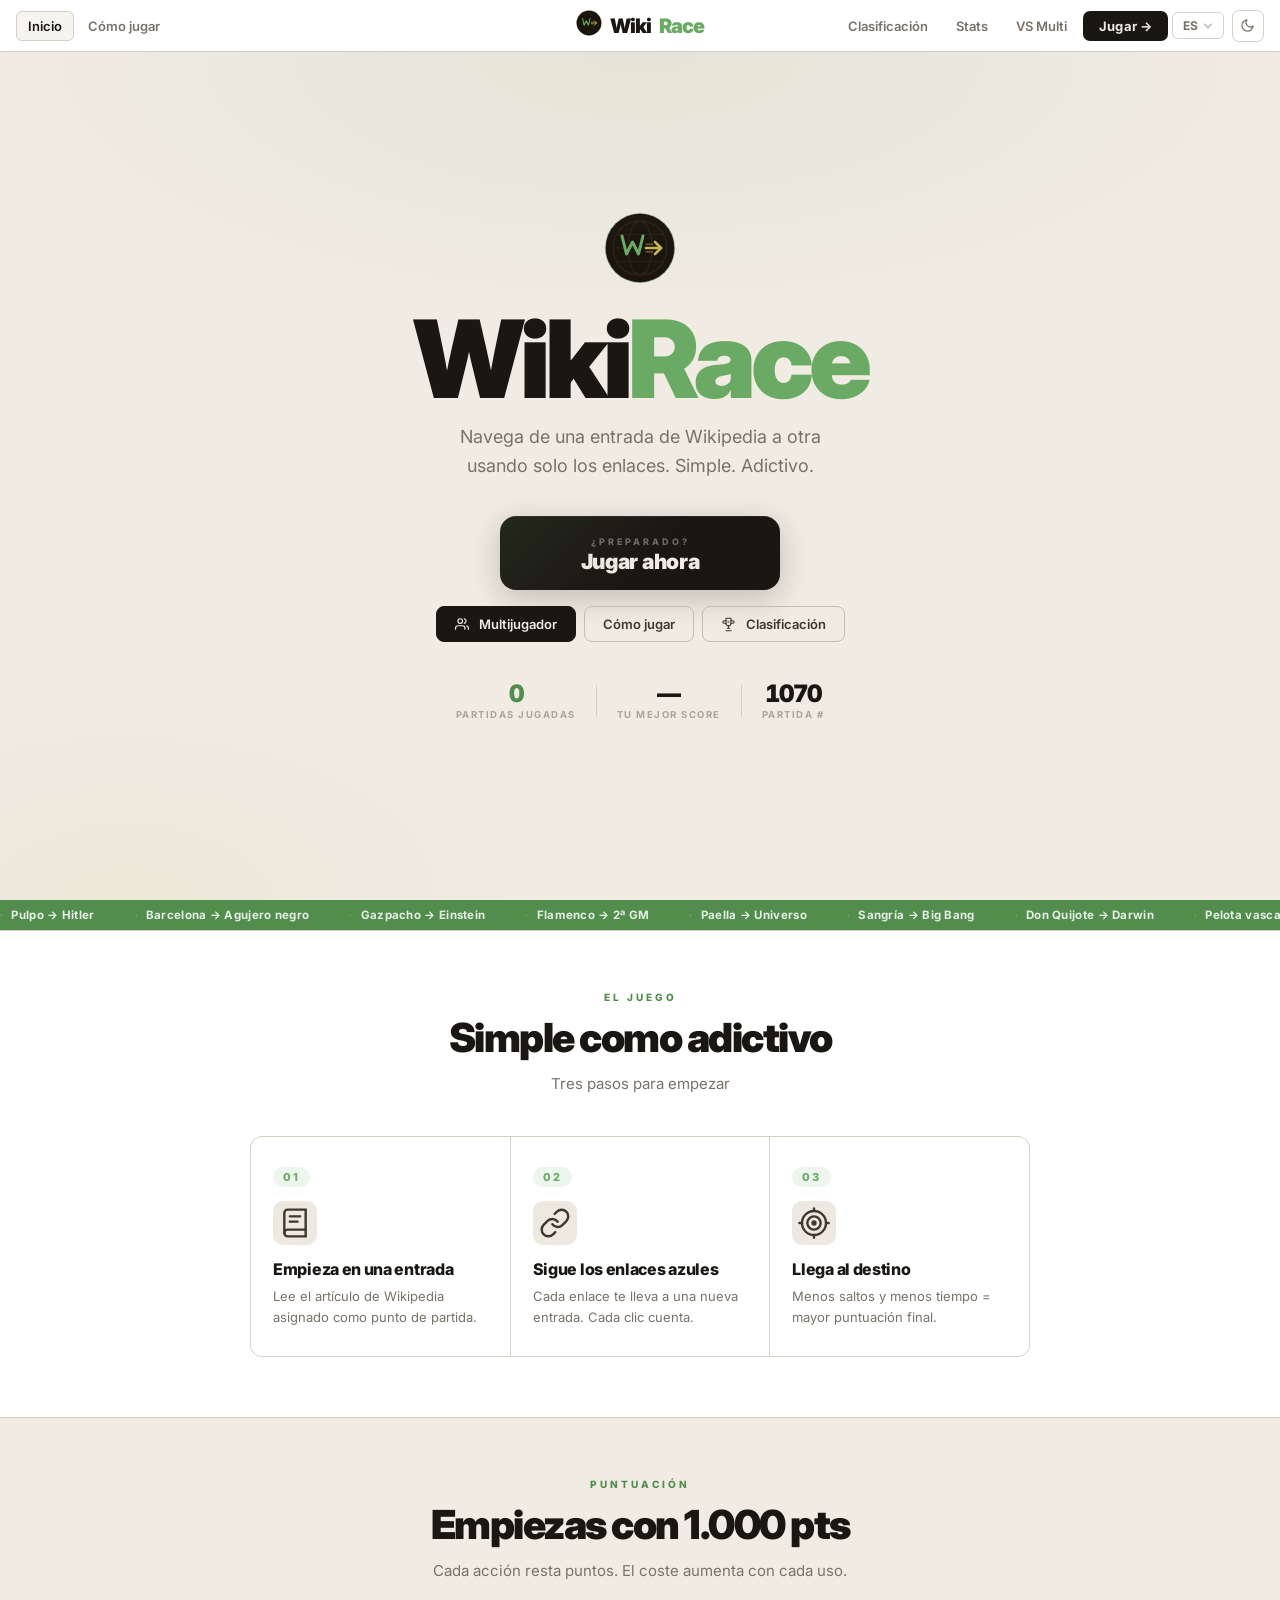
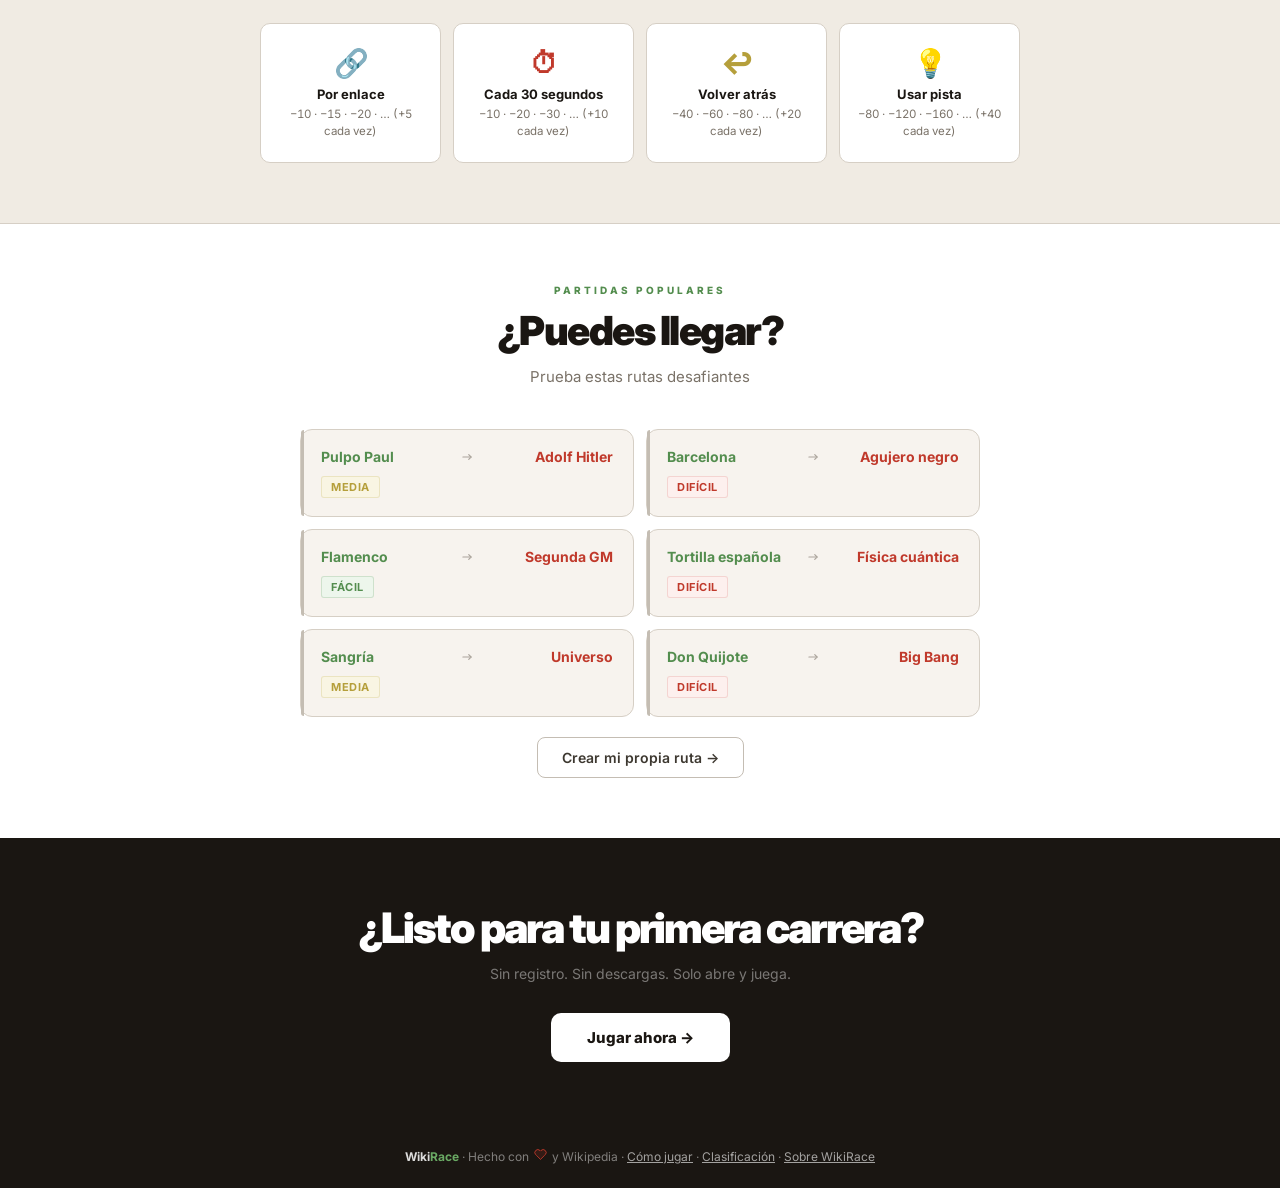
<file: index.html>
<!DOCTYPE html>
<html lang="es">
<head>
<meta charset="UTF-8">
<meta name="viewport" content="width=device-width,initial-scale=1">
<title>WikiRace — Navega Wikipedia como un juego</title>
<link rel="stylesheet" href="shared.css">
<style>
/* ── HERO ── */
.hero{
  min-height:calc(100dvh - 52px);
  display:flex;flex-direction:column;
  align-items:center;justify-content:center;
  text-align:center;padding:40px 20px 60px;
  background:var(--bg);position:relative;overflow:hidden;
}
.hero::before{
  content:'';position:absolute;inset:0;pointer-events:none;
  background:
    radial-gradient(ellipse 80% 50% at 50% 0%,rgba(106,170,100,.09),transparent 65%),
    radial-gradient(ellipse 50% 40% at 10% 100%,rgba(201,180,88,.07),transparent 60%);
}
.hero-logo{margin-bottom:22px;animation:heroLogo .65s cubic-bezier(.16,1,.3,1)}
@keyframes heroLogo{from{opacity:0;transform:scale(.7) translateY(8px)}60%{transform:scale(1.05) translateY(-2px)}to{opacity:1;transform:scale(1) translateY(0)}}

.hero-wordmark{
  font-size:clamp(58px,15vw,108px);font-weight:900;
  letter-spacing:-5px;line-height:.9;color:var(--ink);
  margin-bottom:16px;
  animation:fadeUp .5s ease .1s both;
}
.hero-wordmark em{color:var(--green2);font-style:normal}

.hero-tagline{
  font-size:clamp(14px,3.5vw,18px);color:var(--ink3);
  max-width:400px;margin:0 auto 36px;line-height:1.6;
  animation:fadeUp .5s ease .18s both;
}
.hero-tagline strong{color:var(--ink2);font-weight:600}

/* ── THE BUTTON ── */
.play-btn{
  display:flex;flex-direction:column;align-items:center;
  gap:4px;background:var(--ink);color:var(--bg);
  border:none;border-radius:16px;
  padding:20px 52px 18px;
  min-width:min(280px,80vw);
  font-family:var(--font);cursor:pointer;
  box-shadow:0 8px 30px rgba(26,22,18,.22),inset 0 1px 0 rgba(255,255,255,.07);
  transition:all .18s cubic-bezier(.16,1,.3,1);
  position:relative;overflow:hidden;
  animation:fadeUp .5s ease .26s both;
  margin-bottom:16px;
  -webkit-appearance:none;
}
.play-btn::before{content:'';position:absolute;inset:0;background:linear-gradient(135deg,rgba(106,170,100,.12),transparent 55%);pointer-events:none}
.play-btn:hover{background:var(--ink2);transform:translateY(-3px) scale(1.02);box-shadow:0 14px 40px rgba(26,22,18,.26)}
.play-btn:active{transform:scale(.98)}
.pb-eye{font-size:9px;font-weight:800;letter-spacing:3px;text-transform:uppercase;opacity:.38}
.pb-main{font-size:21px;font-weight:900;letter-spacing:-.3px;line-height:1}
.pb-sub{font-size:10px;font-weight:600;letter-spacing:1.5px;text-transform:uppercase;opacity:.4}

.hero-links{
  display:flex;gap:8px;flex-wrap:wrap;justify-content:center;
  animation:fadeUp .5s ease .34s both;margin-bottom:40px;
}
.hl-btn{
  padding:9px 18px;background:transparent;color:var(--ink2);
  border:1.5px solid var(--border2);border-radius:8px;
  font-size:13px;font-weight:600;cursor:pointer;font-family:var(--font);
  transition:all .13s;text-decoration:none;display:inline-flex;align-items:center;gap:5px;
  -webkit-appearance:none;
}
.hl-btn:hover{border-color:var(--ink3);background:var(--surface);color:var(--ink)}

/* STATS */
.hero-stats{
  display:flex;align-items:center;gap:20px;flex-wrap:wrap;justify-content:center;
  animation:fadeUp .5s ease .42s both;
}
.hs{text-align:center}
.hs-n{font-size:24px;font-weight:900;color:var(--ink);letter-spacing:-1px;font-variant-numeric:tabular-nums;line-height:1}
.hs-n.g{color:var(--green)}
.hs-l{font-size:9.5px;font-weight:700;text-transform:uppercase;letter-spacing:1.5px;color:var(--ink4);margin-top:3px}
.hs-sep{width:1px;height:32px;background:var(--border)}

/* ── TICKER ── */
.ticker-wrap{overflow:hidden;background:var(--green);padding:8px 0}
.ticker-inner{display:flex;gap:40px;animation:tickerScroll 26s linear infinite;white-space:nowrap;width:max-content}
.tick{font-size:11.5px;font-weight:700;color:rgba(255,255,255,.85);letter-spacing:.3px;display:inline-flex;align-items:center;gap:8px}
.tick::before{content:'·';opacity:.4;font-size:8px}
@keyframes tickerScroll{from{transform:translateX(0)}to{transform:translateX(-50%)}}

/* ── HOW ── */
.how-section{background:var(--surface);border-top:1px solid var(--border);border-bottom:1px solid var(--border);padding:60px 20px}
.steps-grid{
  display:grid;grid-template-columns:repeat(3,1fr);
  gap:1px;background:var(--border);
  border:1px solid var(--border);border-radius:12px;
  overflow:hidden;max-width:780px;margin:0 auto;
}
.step{background:var(--surface);padding:28px 22px}
.step-n{font-size:11px;font-weight:800;letter-spacing:2px;color:var(--green2);background:var(--green-bg);display:inline-block;padding:3px 10px;border-radius:99px;margin-bottom:14px}
.step-ico{
  width:44px;height:44px;margin-bottom:14px;
  display:flex;align-items:center;justify-content:center;
  background:var(--surface3);border-radius:10px;
  color:var(--ink2);flex-shrink:0;
}
.step-ico svg{display:block}
.step-h{font-size:16px;font-weight:800;color:var(--ink);margin-bottom:7px;letter-spacing:-.3px}
.step-p{font-size:13px;color:var(--ink3);line-height:1.6}
@media(max-width:600px){
  .steps-grid{grid-template-columns:1fr}
  .step{padding:22px 18px;display:flex;gap:14px;align-items:flex-start}
  .step-ico{width:40px;height:40px;margin:0;flex-shrink:0;background:var(--surface3);border-radius:9px;display:flex;align-items:center;justify-content:center;color:var(--ink2)}
  .step-text{}
  .step-n{display:none}
}

/* ── SCORING ── */
.scoring-section{padding:60px 20px;background:var(--bg)}
.score-cards{
  display:grid;grid-template-columns:repeat(4,1fr);
  gap:12px;max-width:760px;margin:0 auto;
}
.sc-card{background:var(--surface);border:1px solid var(--border);border-radius:10px;padding:22px 18px;text-align:center}
.scp{font-size:28px;font-weight:900;letter-spacing:-1px;margin-bottom:6px}
.scp.r{color:var(--red)}.scp.y{color:var(--yellow)}.scp.g{color:var(--green)}
.sc-title{font-size:13px;font-weight:700;color:var(--ink);margin-bottom:4px}
.sc-desc{font-size:11.5px;color:var(--ink3);line-height:1.5;font-variant-numeric:tabular-nums}
@media(max-width:640px){
  .score-cards{grid-template-columns:1fr 1fr}
}
@media(max-width:400px){
  .score-cards{grid-template-columns:1fr;max-width:380px}
  .sc-card{display:flex;align-items:center;gap:16px;text-align:left;padding:14px}
  .scp{font-size:24px;flex-shrink:0;min-width:36px}
}

/* ── EXAMPLES ── */
@media(max-width:440px){}

/* ── CTA BAND ── */
.cta-band{background:var(--ink);padding:64px 20px;text-align:center}
.cta-title{font-size:clamp(26px,6vw,42px);font-weight:900;color:#fff;letter-spacing:-2px;margin-bottom:10px}
.cta-title em{color:var(--green2);font-style:normal}
.cta-sub{color:rgba(255,255,255,.42);font-size:14px;max-width:340px;margin:0 auto 28px;line-height:1.6}
.cta-btn{background:#fff;color:var(--ink);padding:15px 36px;border-radius:10px;font-size:15px;font-weight:800;border:none;cursor:pointer;font-family:var(--font);transition:all .14s;-webkit-appearance:none}
.cta-btn:hover{background:var(--bg);transform:translateY(-1px)}
.cta-btn:active{transform:scale(.98)}
.examples-section{background:var(--surface);border-top:1px solid var(--border);padding:60px 20px}
.examples-grid{
  display:grid;grid-template-columns:repeat(2,1fr);
  gap:12px;max-width:680px;margin:0 auto;
}
@media(max-width:500px){.examples-grid{grid-template-columns:1fr}}
.ex-card{
  background:var(--surface2);
  border:1px solid var(--border);
  border-radius:12px;
  padding:18px 20px;
  cursor:pointer;
  transition:all .15s;
  display:flex;flex-direction:column;gap:10px;
  -webkit-tap-highlight-color:transparent;
  touch-action:manipulation;
  position:relative;
}
.ex-card::before{
  content:'';position:absolute;left:0;top:0;bottom:0;width:3px;
  border-radius:12px 0 0 12px;background:var(--border2);
  transition:background .15s;
}
.ex-card:hover{border-color:var(--green2);background:var(--green-bg);transform:translateY(-2px);box-shadow:0 4px 16px rgba(83,141,78,.1)}
.ex-card:hover::before{background:var(--green2)}
.ex-card:active{transform:scale(.98)}
.ex-card-route{display:flex;align-items:center;gap:8px;flex-wrap:nowrap;overflow:hidden}
.ex-card-from{font-size:14px;font-weight:700;color:var(--green);flex:1;min-width:0;overflow:hidden;text-overflow:ellipsis;white-space:nowrap}
.ex-card-to{font-size:14px;font-weight:700;color:var(--red);flex:1;min-width:0;overflow:hidden;text-overflow:ellipsis;white-space:nowrap;text-align:right}
.ex-card-arr{color:var(--ink4);flex-shrink:0;display:flex;align-items:center}

</style>
</head>
<body>

<!-- NAV -->
<nav class="site-nav nav-centered">
  <div class="nav-left">
    <a href="index.html" class="nav-link active" data-i18n="nav.home">Inicio</a>
    <a href="howtoplay.html" class="nav-link" data-i18n="nav.howto">C&oacute;mo jugar</a>
    </div>
  <a href="index.html" class="nav-logo">
    <span class="nav-logo-icon" data-size="26"></span>Wiki<em>Race</em>
  </a>
  <div class="nav-right nav-desktop-cta">
    <a href="leaderboard.html" class="nav-link" data-i18n="nav.leaderboard">Clasificaci&oacute;n</a>
    <a href="stats.html" class="nav-link" data-i18n="nav.stats">Stats</a>
    <a href="multi.html" class="nav-link" data-i18n="nav.multi">VS Multi</a>
    <a href="game.html" class="nav-cta" data-i18n="nav.play">Jugar &#x2192;</a>
    <div class="lang-dd-wrap"><button class="lang-toggle" onclick="toggleLangDD(this)"><span class="lang-toggle-lbl">ES</span><svg width="10" height="10" viewBox="0 0 12 12" fill="none" style="opacity:.5"><path d="M2 4l4 4 4-4" stroke="currentColor" stroke-width="1.8" stroke-linecap="round" stroke-linejoin="round"/></svg></button><div class="lang-dd"><button onclick="setLang('es')" data-lang="es"><span class="lang-dd-code es">ES</span>Espa&ntilde;ol</button><button onclick="setLang('en')" data-lang="en"><span class="lang-dd-code en">EN</span>English</button><button onclick="setLang('eu')" data-lang="eu"><span class="lang-dd-code eu">EU</span>Euskera</button><button onclick="setLang('ca')" data-lang="ca"><span class="lang-dd-code ca">Catal&agrave;</button></div></div>
    <button class="nav-dark-toggle" title="Modo oscuro"></button>
  </div>
  <button class="nav-hamburger" aria-label="Men&uacute;"></button>
</nav>
<div class="nav-overlay"></div>
<div class="nav-drawer">
  <a href="index.html" class="nav-link active" data-i18n="nav.home">Inicio</a>
  <a href="howtoplay.html" class="nav-link" data-i18n="nav.howto">Cómo jugar</a>
  <a href="leaderboard.html" class="nav-link" data-i18n="nav.leaderboard">Clasificación</a>
  <a href="stats.html" class="nav-link" data-i18n="nav.stats">Stats</a>
  <a href="multi.html" class="nav-link" data-i18n="nav.multi">VS Multi</a>
  <a href="about.html" class="nav-link" data-i18n="nav.about">Acerca de</a>
  <a href="game.html" class="nav-cta btn-block" data-i18n="nav.play">Jugar &#x2192;</a>
  <button class="nav-drawer-dm"><span class="dm-label">Modo oscuro</span><span class="dm-icon"></span></button>
  <div style="display:flex;gap:6px;flex-wrap:wrap;padding:10px 0;border-top:1px solid var(--border)"><button onclick="setLang('es')" style="flex:1;padding:8px 4px;border:1px solid var(--border);border-radius:6px;font-family:var(--font);font-size:12px;font-weight:800;cursor:pointer;background:none;color:var(--red)">ES</button><button onclick="setLang('en')" style="flex:1;padding:8px 4px;border:1px solid var(--border);border-radius:6px;font-family:var(--font);font-size:12px;font-weight:800;cursor:pointer;background:none;color:#1d4ed8">EN</button><button onclick="setLang('eu')" style="flex:1;padding:8px 4px;border:1px solid var(--border);border-radius:6px;font-family:var(--font);font-size:12px;font-weight:800;cursor:pointer;background:none;color:var(--green)">EU</button><button onclick="setLang('ca')" style="flex:1;padding:8px 4px;border:1px solid var(--border);border-radius:6px;font-family:var(--font);font-size:12px;font-weight:800;cursor:pointer;background:none;color:var(--yellow)">CA</button></div>
</div>
</div>
<!-- HERO -->
<section class="hero">
  <div class="hero-logo" id="hero-logo"></div>
  <h1 class="hero-wordmark">Wiki<em>Race</em></h1>
  <p class="hero-tagline" data-i18n="hero.tagline">Navega de una entrada de Wikipedia a otra usando <strong>solo los enlaces</strong>. Simple. Adictivo.</p>

  <button class="play-btn" onclick="location.href='game.html'">
    <span class="pb-eye" data-i18n="hero.prepared">¿Preparado?</span>
    <span class="pb-main" data-i18n="hero.play.main">Jugar ahora</span>
    </button>

  <div class="hero-links">
    <a href="multi.html" class="hl-btn" style="background:var(--ink);color:var(--bg);border-color:var(--ink)"><svg width="14" height="14" viewBox="0 0 24 24" fill="none" style="margin-right:5px"><path d="M17 21v-2a4 4 0 00-4-4H5a4 4 0 00-4 4v2" stroke="currentColor" stroke-width="2" stroke-linecap="round"/><circle cx="9" cy="7" r="4" stroke="currentColor" stroke-width="2"/><path d="M23 21v-2a4 4 0 00-3-3.87M16 3.13a4 4 0 010 7.75" stroke="currentColor" stroke-width="2" stroke-linecap="round"/></svg>Multijugador</a>
    <a href="howtoplay.html" class="hl-btn"><span data-i18n="hero.howto.btn">Cómo jugar</span></a>
    <a href="leaderboard.html" class="hl-btn"><span style="display:inline-flex;align-items:center;flex-shrink:0;margin-right:5px"><svg width="15" height="15" viewBox="0 0 24 24" fill="none" xmlns="http://www.w3.org/2000/svg" ><path d="M8 2h8v8a4 4 0 01-8 0V2z" stroke="currentColor" stroke-width="1.8" stroke-linejoin="round"/><path d="M8 6H5a2 2 0 000 4h3M16 6h3a2 2 0 010 4h-3" stroke="currentColor" stroke-width="1.8" stroke-linecap="round"/><path d="M12 14v4M8 22h8M10 18h4" stroke="currentColor" stroke-width="1.8" stroke-linecap="round"/><circle cx="12" cy="8" r="2" fill="currentColor" opacity=".5"/></svg></span>Clasificación</a>
  </div>

  <div class="hero-stats">
    <div class="hs"><div class="hs-n g" id="st-played">0</div><div class="hs-l"><span data-i18n="stats.played">Partidas jugadas</span></div></div>
    <div class="hs-sep"></div>
    <div class="hs"><div class="hs-n" id="st-best">—</div><div class="hs-l"><span data-i18n="stats.best">Tu mejor score</span></div></div>
    <div class="hs-sep"></div>
    <div class="hs"><div class="hs-n" id="st-day">1</div><div class="hs-l"><span data-i18n="stats.day">Partida #</span></div></div>
  </div>
</section>

<!-- TICKER -->
<div class="ticker-wrap" aria-hidden="true">
  <div class="ticker-inner" id="ticker"></div>
</div>

<!-- HOW -->
<section class="how-section">
  <div class="container">
    <div class="sec-label" data-i18n="how.label">El juego</div>
    <h2 class="sec-title" data-i18n="how.title">Simple como adictivo</h2>
    <p class="sec-desc" data-i18n="how.desc">Tres pasos para empezar</p>
    <div class="steps-grid">
      <div class="step">
        <div class="step-n">01</div>
        <span class="step-ico"><span style="display:inline-flex;align-items:center;flex-shrink:0;"><svg width="32" height="32" viewBox="0 0 24 24" fill="none" xmlns="http://www.w3.org/2000/svg" ><path d="M4 19.5A2.5 2.5 0 016.5 17H20" stroke="currentColor" stroke-width="1.8" stroke-linecap="round"/><path d="M6.5 2H20v20H6.5A2.5 2.5 0 014 19.5v-15A2.5 2.5 0 016.5 2z" stroke="currentColor" stroke-width="1.8"/><path d="M8 7h8M8 11h6" stroke="currentColor" stroke-width="1.6" stroke-linecap="round"/></svg></span></span>
        <div class="step-text">
          <div class="step-h" data-i18n="step1.title">Empieza en una entrada</div>
          <p class="step-p" data-i18n="step1.desc">Lee el artículo de Wikipedia asignado como punto de partida.</p>
        </div>
      </div>
      <div class="step">
        <div class="step-n">02</div>
        <span class="step-ico"><span style="display:inline-flex;align-items:center;flex-shrink:0;"><svg width="32" height="32" viewBox="0 0 24 24" fill="none" xmlns="http://www.w3.org/2000/svg" ><path d="M10 13a5 5 0 007.54.54l3-3a5 5 0 00-7.07-7.07l-1.72 1.71" stroke="currentColor" stroke-width="1.8" stroke-linecap="round" stroke-linejoin="round"/><path d="M14 11a5 5 0 00-7.54-.54l-3 3a5 5 0 007.07 7.07l1.71-1.71" stroke="currentColor" stroke-width="1.8" stroke-linecap="round" stroke-linejoin="round"/></svg></span></span>
        <div class="step-text">
          <div class="step-h" data-i18n="step2.title">Sigue los enlaces azules</div>
          <p class="step-p" data-i18n="step2.desc">Cada enlace te lleva a una nueva entrada. Cada clic cuenta.</p>
        </div>
      </div>
      <div class="step">
        <div class="step-n">03</div>
        <span class="step-ico"><span style="display:inline-flex;align-items:center;flex-shrink:0;"><svg width="32" height="32" viewBox="0 0 24 24" fill="none" xmlns="http://www.w3.org/2000/svg" ><circle cx="12" cy="12" r="9" stroke="currentColor" stroke-width="1.8"/><circle cx="12" cy="12" r="5" stroke="currentColor" stroke-width="1.8"/><circle cx="12" cy="12" r="2" fill="currentColor"/><path d="M12 3V1M12 23v-2M3 12H1M23 12h-2" stroke="currentColor" stroke-width="1.8" stroke-linecap="round"/></svg></span></span>
        <div class="step-text">
          <div class="step-h" data-i18n="step3.title">Llega al destino</div>
          <p class="step-p" data-i18n="step3.desc">Menos saltos y menos tiempo = mayor puntuación final.</p>
        </div>
      </div>
    </div>
  </div>
</section>

<!-- SCORING -->
<section class="scoring-section">
  <div class="container">
    <div class="sec-label" data-i18n="score.label">Puntuación</div>
    <h2 class="sec-title" data-i18n="score.title">Empiezas con 1.000 pts</h2>
    <p class="sec-desc" data-i18n="score.desc">Cada acción resta puntos. El coste aumenta con cada uso.</p>
    <div class="score-cards">
      <div class="sc-card">
        <div class="scp r">🔗</div>
        <div class="sc-title" data-i18n="sc1.title">Por enlace</div>
        <p class="sc-desc" data-i18n="sc1.desc">−10 · −15 · −20 · … (+5 cada vez)</p>
      </div>
      <div class="sc-card">
        <div class="scp r">⏱</div>
        <div class="sc-title" data-i18n="sc2.title">Cada 30 segundos</div>
        <p class="sc-desc" data-i18n="sc2.desc">−10 · −20 · −30 · … (+10 cada vez)</p>
      </div>
      <div class="sc-card">
        <div class="scp y">↩</div>
        <div class="sc-title" data-i18n="sc3.title">Volver atrás</div>
        <p class="sc-desc" data-i18n="sc3.desc">−40 · −60 · −80 · … (+20 cada vez)</p>
      </div>
      <div class="sc-card">
        <div class="scp y">💡</div>
        <div class="sc-title" data-i18n="sc4.title">Usar pista</div>
        <p class="sc-desc" data-i18n="sc4.desc">−80 · −120 · −160 · … (+40 cada vez)</p>
      </div>
    </div>
  </div>
</section>

<!-- EXAMPLES -->
<section class="examples-section">
  <div class="container">
    <div class="sec-label" data-i18n="ex.label">Partidas populares</div>
    <h2 class="sec-title" data-i18n="ex.title">¿Puedes llegar?</h2>
    <p class="sec-desc" data-i18n="ex.desc">Prueba estas rutas desafiantes</p>
    <div class="examples-grid" id="ex-grid"></div>
    <div style="text-align:center;margin-top:20px">
      <button class="hl-btn" onclick="location.href='game.html'" style="font-size:14px;padding:11px 24px"><span data-i18n="ex.cta.btn">Crear mi propia ruta →</span></button>
    </div>
  </div>
</section>

<!-- CTA -->
<section class="cta-band">
  <div class="container-sm">
    <h2 class="cta-title" data-i18n="cta.title">¿Listo para tu primera <em>carrera</em>?</h2>
    <p class="cta-sub" data-i18n="cta.sub">Sin registro. Sin descargas. Solo abre y juega.</p>
    <button class="cta-btn" onclick="location.href='game.html'">Jugar ahora →</button>
  </div>
</section>

<footer class="site-footer">
  <strong>Wiki<em style="color:var(--green2);font-style:normal">Race</em></strong> · Hecho con <span style="display:inline-flex;align-items:center;flex-shrink:0;color:#c0392b;margin:0 2px"><svg width="13" height="13" viewBox="0 0 24 24" fill="none" xmlns="http://www.w3.org/2000/svg" ><path d="M20.8 4.6a5.5 5.5 0 00-7.8 0L12 5.7l-1-1.1a5.5 5.5 0 00-7.8 7.8l1.1 1L12 21l7.7-7.6 1.1-1.1a5.5 5.5 0 000-7.7z" stroke="currentColor" stroke-width="1.6" fill="currentColor" opacity=".15"/><path d="M20.8 4.6a5.5 5.5 0 00-7.8 0L12 5.7l-1-1.1a5.5 5.5 0 00-7.8 7.8l1.1 1L12 21l7.7-7.6 1.1-1.1a5.5 5.5 0 000-7.7z" stroke="currentColor" stroke-width="1.6"/></svg></span> y Wikipedia ·
  <a href="howtoplay.html" data-i18n="foot.howto">Cómo jugar</a> · <a href="leaderboard.html" data-i18n="foot.lb">Clasificación</a> · <a href="about.html">Sobre WikiRace</a>
</footer>

<script src="shared.js"></script>
<script>
document.getElementById('hero-logo').innerHTML = logoSVG(72);

var scores = getScores();
document.getElementById('st-played').textContent = scores.length || '0';
var best = getMyBest();
document.getElementById('st-best').textContent = best ? best.score : '—';
document.getElementById('st-day').textContent = getDayNumber();

var TICKS=['Pulpo → Hitler','Barcelona → Agujero negro','Gazpacho → Einstein','Flamenco → 2ª GM','Paella → Universo','Sangría → Big Bang','Don Quijote → Darwin','Pelota vasca → Newton'];
var th=document.getElementById('ticker');
var th2='';for(var i=0;i<2;i++)TICKS.forEach(function(t){th2+='<span class="tick">'+t+'</span>';});
th.innerHTML=th2;

var EX=[
  {s:'Pulpo Paul',e:'Adolf Hitler',d:'Media',dc:'badge-yellow'},
  {s:'Barcelona',e:'Agujero negro',d:'Difícil',dc:'badge-red'},
  {s:'Flamenco',e:'Segunda GM',d:'Fácil',dc:'badge-green'},
  {s:'Tortilla española',e:'Física cuántica',d:'Difícil',dc:'badge-red'},
  {s:'Sangría',e:'Universo',d:'Media',dc:'badge-yellow'},
  {s:'Don Quijote',e:'Big Bang',d:'Difícil',dc:'badge-red'},
];
var _exArr='<svg width="14" height="14" viewBox="0 0 24 24" fill="none"><path d="M5 12h14" stroke="currentColor" stroke-width="2" stroke-linecap="round"/><path d="M15 8l4 4-4 4" stroke="currentColor" stroke-width="2" stroke-linecap="round" stroke-linejoin="round"/></svg>';
document.getElementById('ex-grid').innerHTML=EX.map(function(e){
  return '<div class="ex-card" onclick="location.href=\'game.html\'">'
    +'<div class="ex-card-route">'
    +'<span class="ex-card-from">'+e.s+'</span>'
    +'<span class="ex-card-arr">'+_exArr+'</span>'
    +'<span class="ex-card-to">'+e.e+'</span>'
    +'</div>'
    +'<div><span class="badge '+e.dc+'">'+e.d+'</span></div>'
    +'</div>';
}).join('');
</script>
</body>
</html>
</file>
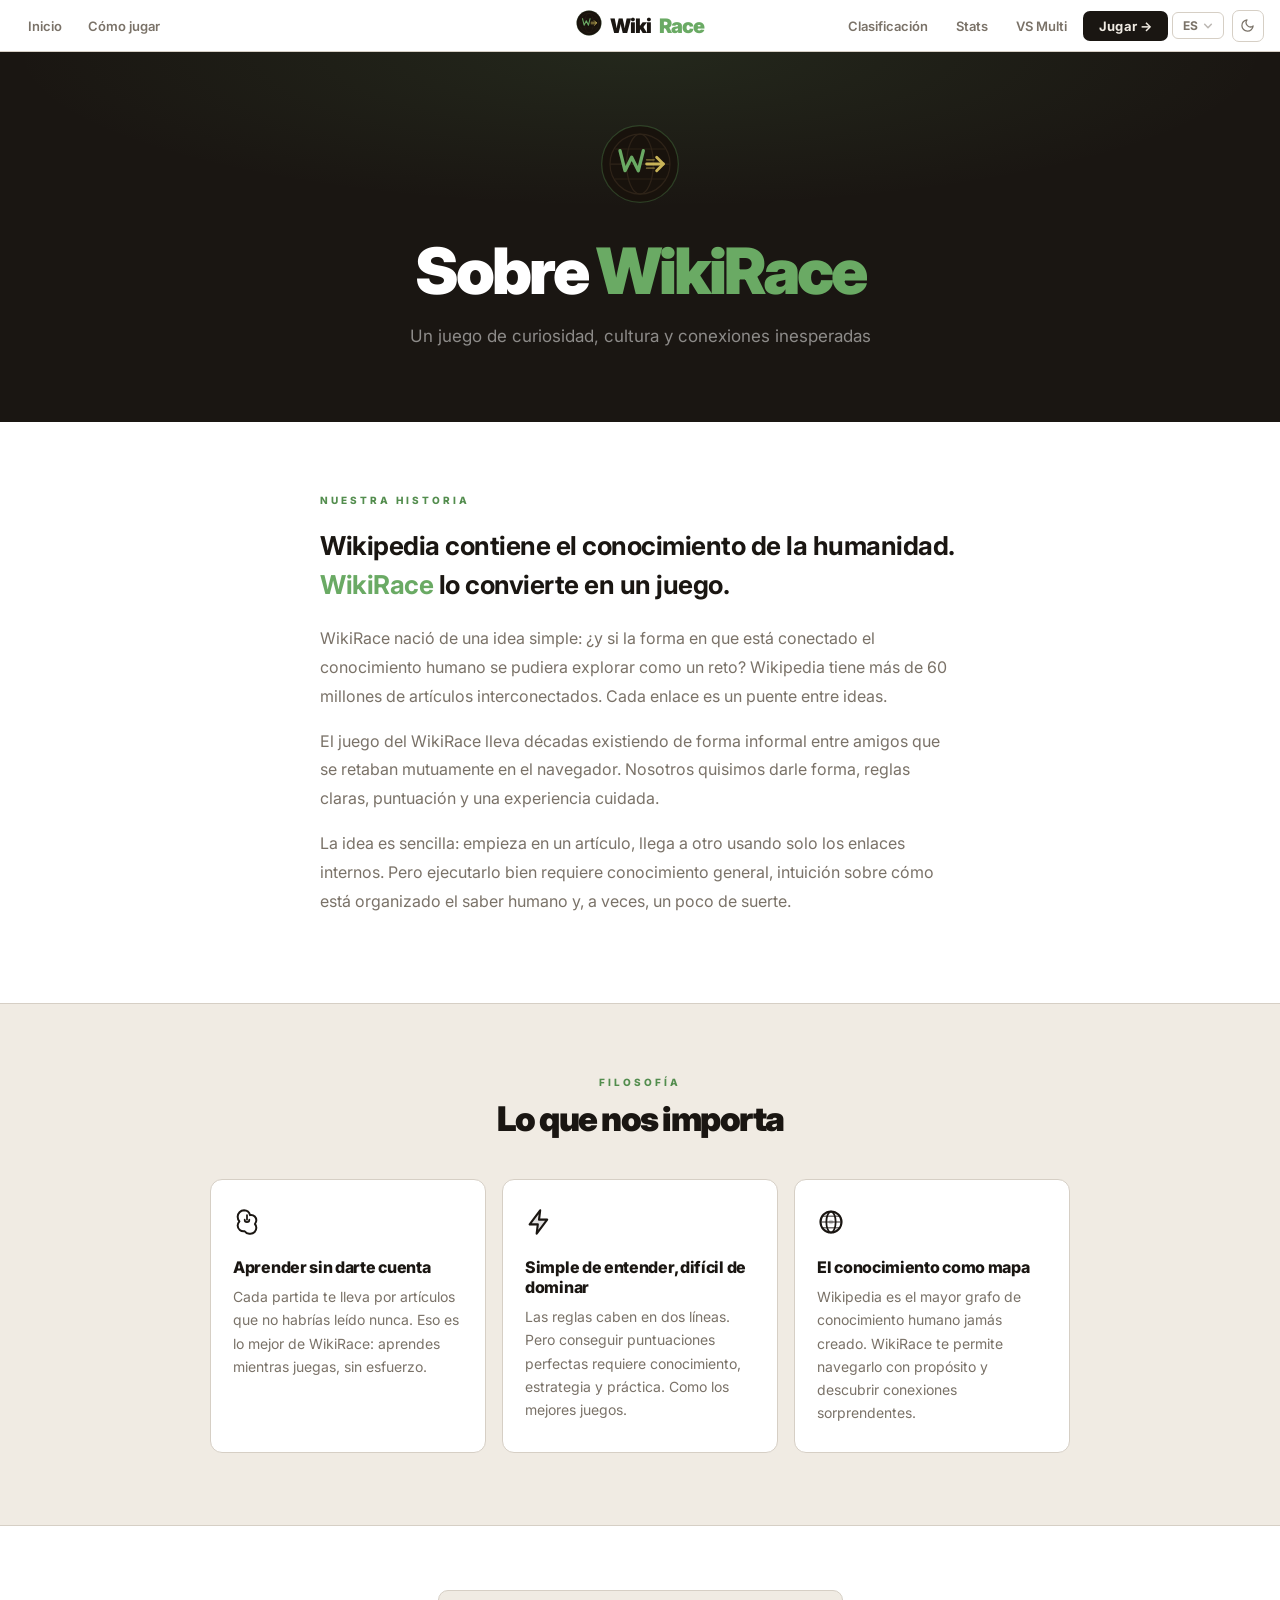
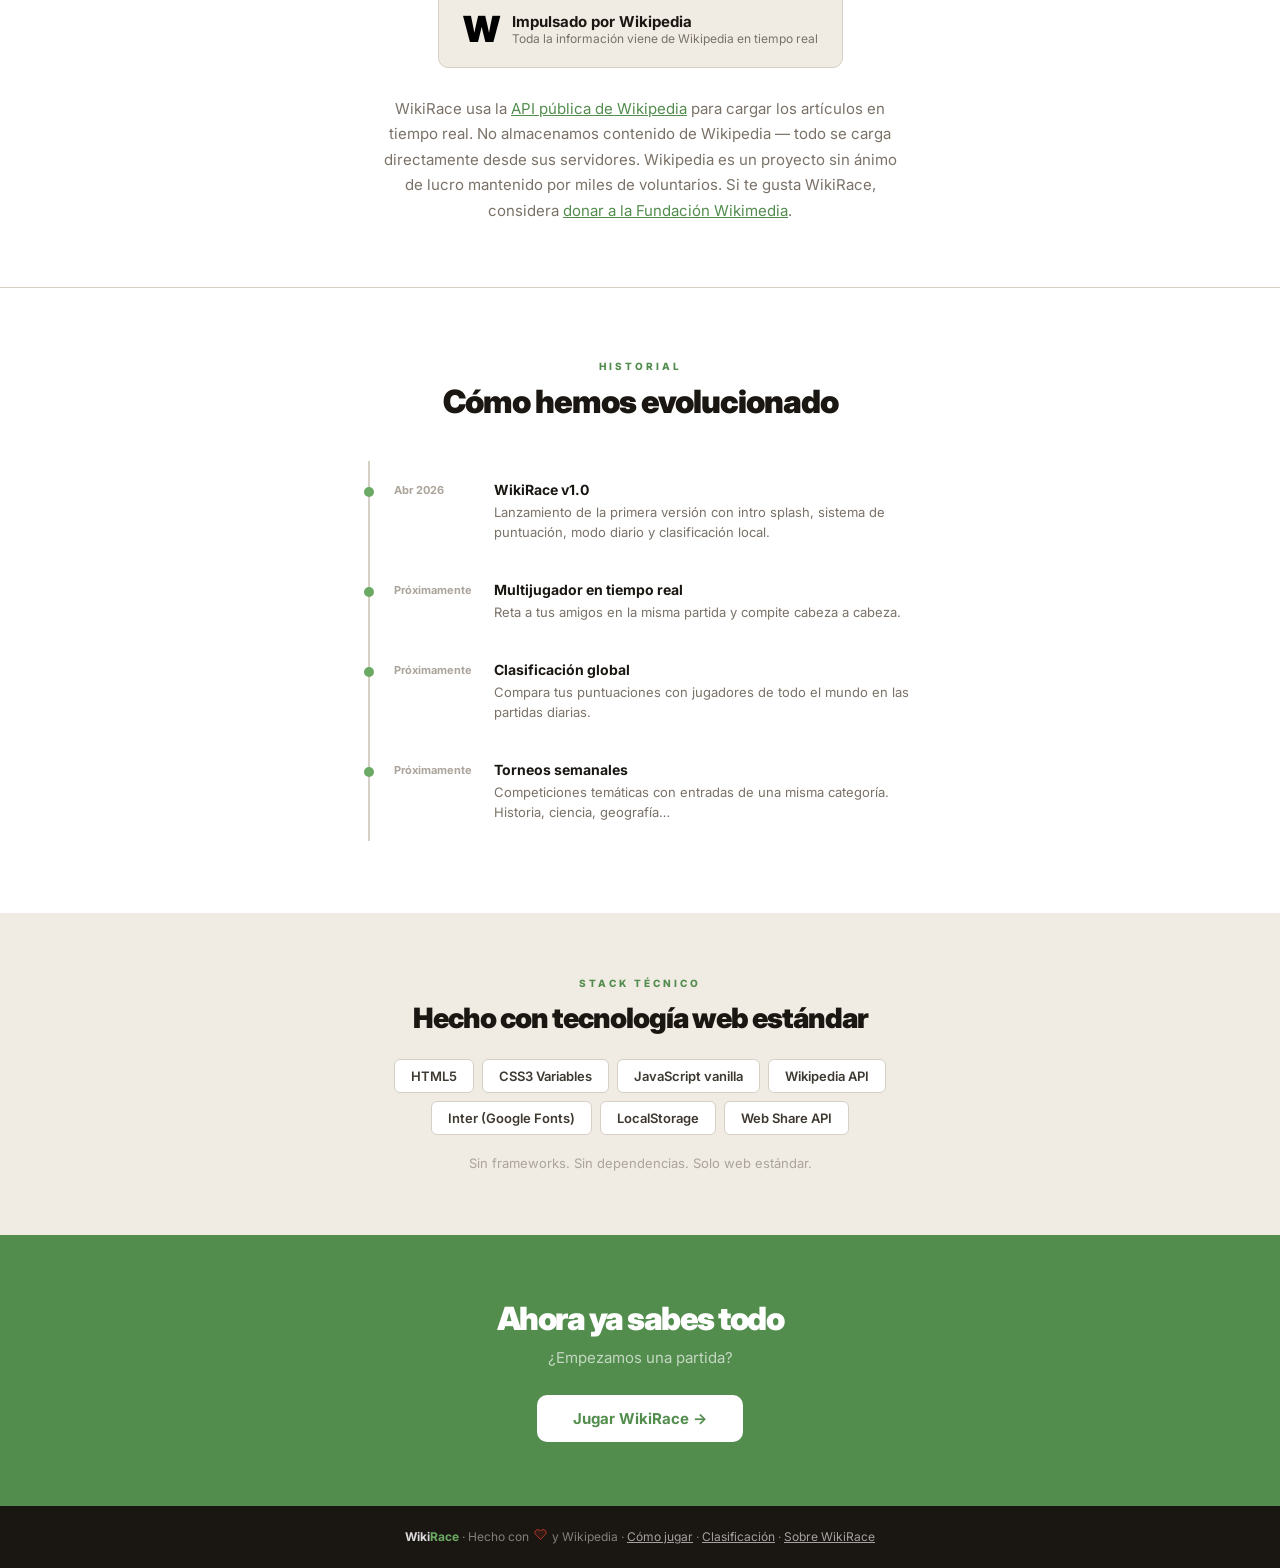
<file: about.html>
<!DOCTYPE html>
<html lang="es">
<head>
<meta charset="UTF-8">
<meta name="viewport" content="width=device-width,initial-scale=1">
<title>WikiRace — Sobre el juego</title>
<link rel="stylesheet" href="shared.css">
<style>
body{background:var(--bg)}
.page-hero{background:var(--ink);padding:clamp(40px,8vw,72px) clamp(16px,4vw,24px);text-align:center;position:relative;overflow:hidden}
.page-hero::before{content:'';position:absolute;inset:0;background:radial-gradient(ellipse 70% 60% at 50% 0%,rgba(106,170,100,.12),transparent 70%)}
.hero-logo{margin-bottom:24px;animation:popIn .5s ease both}
.page-title{font-size:clamp(38px,7vw,64px);font-weight:900;letter-spacing:-3px;color:#fff;margin-bottom:14px;animation:fadeUp .5s ease .08s both}
.page-title em{color:var(--green2);font-style:normal}
.page-sub{font-size:17px;color:rgba(255,255,255,.5);max-width:480px;margin:0 auto;line-height:1.6;animation:fadeUp .5s ease .16s both}

/* MANIFESTO */
.manifesto{padding:clamp(40px,8vw,72px) clamp(16px,4vw,24px);background:var(--surface);border-bottom:1px solid var(--border)}
.manifesto-inner{max-width:640px;margin:0 auto}
.manifesto-label{font-size:10px;font-weight:800;letter-spacing:3px;text-transform:uppercase;color:var(--green);margin-bottom:20px}
.manifesto-text{font-size:clamp(20px,3vw,26px);font-weight:700;color:var(--ink);line-height:1.5;letter-spacing:-.5px;margin-bottom:20px}
.manifesto-text em{color:var(--green2);font-style:normal}
.manifesto-body{font-size:16px;color:var(--ink3);line-height:1.8}
.manifesto-body p{margin-bottom:16px}

/* VALUES */
.values-section{padding:clamp(40px,8vw,72px) clamp(16px,4vw,24px);background:var(--bg)}
.values-grid{display:grid;grid-template-columns:repeat(3,1fr);gap:16px;max-width:860px;margin:0 auto}
@media(max-width:640px){.values-grid{grid-template-columns:1fr}}
.value-card{background:var(--surface);border:1px solid var(--border);border-radius:12px;padding:28px 22px}
.value-icon{font-size:28px;margin-bottom:14px;display:block}
.value-title{font-size:16px;font-weight:800;color:var(--ink);margin-bottom:8px;letter-spacing:-.3px}
.value-desc{font-size:14px;color:var(--ink3);line-height:1.65}

/* WIKI LOVE */
.wiki-section{background:var(--surface);border-top:1px solid var(--border);padding:clamp(36px,7vw,64px) clamp(16px,4vw,24px);text-align:center}
.wiki-badge{display:inline-flex;align-items:center;gap:12px;background:var(--bg);border:1px solid var(--border);border-radius:10px;padding:16px 24px;margin-bottom:28px}
.wiki-badge-w{font-size:36px;font-weight:900;color:#000}
.wiki-badge-text{text-align:left}
.wiki-badge-title{font-size:15px;font-weight:700;color:var(--ink)}
.wiki-badge-sub{font-size:12px;color:var(--ink3)}
.wiki-desc{max-width:520px;margin:0 auto;font-size:15px;color:var(--ink3);line-height:1.7}
.wiki-desc a{color:var(--green);text-decoration:underline}

/* TECH */
.tech-section{padding:clamp(36px,7vw,64px) clamp(16px,4vw,24px);background:var(--bg)}
.tech-list{display:flex;flex-wrap:wrap;gap:8px;justify-content:center;max-width:560px;margin:0 auto 0}
.tech-tag{background:var(--surface);border:1px solid var(--border);border-radius:6px;padding:8px 16px;font-size:13px;font-weight:600;color:var(--ink2)}

/* CTA */
.cta-section{background:var(--green);padding:clamp(36px,7vw,64px) clamp(16px,4vw,24px);text-align:center}
.cta-title{font-size:32px;font-weight:900;color:#fff;letter-spacing:-1.5px;margin-bottom:10px}
.cta-sub{color:rgba(255,255,255,.65);font-size:15px;margin-bottom:28px}
.btn-white{background:#fff;color:var(--green);padding:14px 36px;border-radius:10px;font-size:15px;font-weight:700;border:none;cursor:pointer;font-family:var(--font);transition:all .14s}
.btn-white:hover{background:var(--bg);transform:translateY(-1px)}

/* TIMELINE */
.timeline{max-width:560px;margin:0 auto}
.tl-item{display:flex;gap:20px;padding:20px 0;border-left:2px solid var(--border);margin-left:8px;padding-left:24px;position:relative}
.tl-item::before{content:'';width:10px;height:10px;border-radius:50%;background:var(--green2);position:absolute;left:-6px;top:26px}
.tl-date{font-size:11px;font-weight:700;color:var(--ink4);white-space:nowrap;padding-top:2px;min-width:80px}
.tl-text strong{font-size:14px;font-weight:700;color:var(--ink);display:block;margin-bottom:3px}
.tl-text span{font-size:13px;color:var(--ink3)}
</style>
</head>
<body>
<nav class="site-nav nav-centered">
  <div class="nav-left">
    <a href="index.html" class="nav-link" data-i18n="nav.home">Inicio</a>
    <a href="howtoplay.html" class="nav-link" data-i18n="nav.howto">C&oacute;mo jugar</a>
    </div>
  <a href="index.html" class="nav-logo">
    <span class="nav-logo-icon" data-size="26"></span>Wiki<em>Race</em>
  </a>
  <div class="nav-right nav-desktop-cta">
    <a href="leaderboard.html" class="nav-link" data-i18n="nav.leaderboard">Clasificaci&oacute;n</a>
    <a href="stats.html" class="nav-link" data-i18n="nav.stats">Stats</a>
    <a href="multi.html" class="nav-link" data-i18n="nav.multi">VS Multi</a>
    <a href="game.html" class="nav-cta" data-i18n="nav.play">Jugar &#x2192;</a>
    <div class="lang-dd-wrap"><button class="lang-toggle" onclick="toggleLangDD(this)"><span class="lang-toggle-lbl">ES</span><svg width="10" height="10" viewBox="0 0 12 12" fill="none" style="opacity:.5"><path d="M2 4l4 4 4-4" stroke="currentColor" stroke-width="1.8" stroke-linecap="round" stroke-linejoin="round"/></svg></button><div class="lang-dd"><button onclick="setLang('es')" data-lang="es"><span class="lang-dd-code es">ES</span>Espa&ntilde;ol</button><button onclick="setLang('en')" data-lang="en"><span class="lang-dd-code en">EN</span>English</button><button onclick="setLang('eu')" data-lang="eu"><span class="lang-dd-code eu">EU</span>Euskera</button><button onclick="setLang('ca')" data-lang="ca"><span class="lang-dd-code ca">Catal&agrave;</button></div></div>
    <button class="nav-dark-toggle" title="Modo oscuro"></button>
  </div>
  <button class="nav-hamburger" aria-label="Men&uacute;"></button>
</nav>
<div class="nav-overlay"></div>
<div class="nav-drawer">
  <a href="index.html" class="nav-link" data-i18n="nav.home">Inicio</a>
  <a href="howtoplay.html" class="nav-link" data-i18n="nav.howto">Cómo jugar</a>
  <a href="leaderboard.html" class="nav-link" data-i18n="nav.leaderboard">Clasificación</a>
  <a href="stats.html" class="nav-link" data-i18n="nav.stats">Stats</a>
  <a href="multi.html" class="nav-link" data-i18n="nav.multi">VS Multi</a>
  <a href="about.html" class="nav-link active" data-i18n="nav.about">Acerca de</a>
  <a href="game.html" class="nav-cta btn-block" data-i18n="nav.play">Jugar &#x2192;</a>
  <button class="nav-drawer-dm"><span class="dm-label">Modo oscuro</span><span class="dm-icon"></span></button>
  <div style="display:flex;gap:6px;flex-wrap:wrap;padding:10px 0;border-top:1px solid var(--border)"><button onclick="setLang('es')" style="flex:1;padding:8px 4px;border:1px solid var(--border);border-radius:6px;font-family:var(--font);font-size:12px;font-weight:800;cursor:pointer;background:none;color:var(--red)">ES</button><button onclick="setLang('en')" style="flex:1;padding:8px 4px;border:1px solid var(--border);border-radius:6px;font-family:var(--font);font-size:12px;font-weight:800;cursor:pointer;background:none;color:#1d4ed8">EN</button><button onclick="setLang('eu')" style="flex:1;padding:8px 4px;border:1px solid var(--border);border-radius:6px;font-family:var(--font);font-size:12px;font-weight:800;cursor:pointer;background:none;color:var(--green)">EU</button><button onclick="setLang('ca')" style="flex:1;padding:8px 4px;border:1px solid var(--border);border-radius:6px;font-family:var(--font);font-size:12px;font-weight:800;cursor:pointer;background:none;color:var(--yellow)">CA</button></div>
</div>
</div>
<div class="page-hero">
  <div class="hero-logo" id="hero-logo"></div>
  <h1 class="page-title">Sobre <em>WikiRace</em></h1>
  <p class="page-sub">Un juego de curiosidad, cultura y conexiones inesperadas</p>
</div>

<!-- MANIFESTO -->
<section class="manifesto">
  <div class="manifesto-inner">
    <div class="manifesto-label">Nuestra historia</div>
    <div class="manifesto-text">Wikipedia contiene el conocimiento de la humanidad. <em>WikiRace</em> lo convierte en un juego.</div>
    <div class="manifesto-body">
      <p>WikiRace nació de una idea simple: ¿y si la forma en que está conectado el conocimiento humano se pudiera explorar como un reto? Wikipedia tiene más de 60 millones de artículos interconectados. Cada enlace es un puente entre ideas.</p>
      <p>El juego del WikiRace lleva décadas existiendo de forma informal entre amigos que se retaban mutuamente en el navegador. Nosotros quisimos darle forma, reglas claras, puntuación y una experiencia cuidada.</p>
      <p>La idea es sencilla: empieza en un artículo, llega a otro usando solo los enlaces internos. Pero ejecutarlo bien requiere conocimiento general, intuición sobre cómo está organizado el saber humano y, a veces, un poco de suerte.</p>
    </div>
  </div>
</section>

<!-- VALUES -->
<section class="values-section">
  <div class="container">
    <div style="text-align:center;margin-bottom:40px">
      <div style="font-size:10px;font-weight:800;letter-spacing:3px;text-transform:uppercase;color:var(--green);margin-bottom:10px">Filosofía</div>
      <h2 style="font-size:34px;font-weight:900;letter-spacing:-1.5px;color:var(--ink)">Lo que nos importa</h2>
    </div>
    <div class="values-grid">
      <div class="value-card">
        <span class="value-icon"><span style="display:inline-flex;align-items:center;flex-shrink:0;"><svg width="28" height="28" viewBox="0 0 24 24" fill="none" xmlns="http://www.w3.org/2000/svg" ><path d="M9.5 2A5.5 5.5 0 004 7.5c0 1.5.6 2.9 1.5 3.9C4.5 12.6 4 13.8 4 15a5 5 0 006 4.9A5 5 0 0015 22a5 5 0 005-5c0-1.2-.4-2.4-1.2-3.3.6-.8 1.2-2 1.2-3.2A4.5 4.5 0 0015.5 6c-.3 0-.6 0-.9.1A5.5 5.5 0 009.5 2z" stroke="currentColor" stroke-width="1.7" stroke-linejoin="round"/><path d="M12 6v4M10 10c0 1 .9 2 2 2s2-1 2-2" stroke="currentColor" stroke-width="1.5" stroke-linecap="round"/></svg></span></span>
        <div class="value-title">Aprender sin darte cuenta</div>
        <p class="value-desc">Cada partida te lleva por artículos que no habrías leído nunca. Eso es lo mejor de WikiRace: aprendes mientras juegas, sin esfuerzo.</p>
      </div>
      <div class="value-card">
        <span class="value-icon"><span style="display:inline-flex;align-items:center;flex-shrink:0;"><svg width="28" height="28" viewBox="0 0 24 24" fill="none" xmlns="http://www.w3.org/2000/svg" ><path d="M13 2L4 14h7l-1 8 9-12h-7z" stroke="currentColor" stroke-width="1.8" stroke-linejoin="round" fill="currentColor" opacity=".12"/><path d="M13 2L4 14h7l-1 8 9-12h-7z" stroke="currentColor" stroke-width="1.8" stroke-linejoin="round"/></svg></span></span>
        <div class="value-title">Simple de entender, difícil de dominar</div>
        <p class="value-desc">Las reglas caben en dos líneas. Pero conseguir puntuaciones perfectas requiere conocimiento, estrategia y práctica. Como los mejores juegos.</p>
      </div>
      <div class="value-card">
        <span class="value-icon"><span style="display:inline-flex;align-items:center;flex-shrink:0;"><svg width="28" height="28" viewBox="0 0 24 24" fill="none" xmlns="http://www.w3.org/2000/svg" ><circle cx="12" cy="12" r="9" stroke="currentColor" stroke-width="1.8"/><ellipse cx="12" cy="12" rx="4" ry="9" stroke="currentColor" stroke-width="1.5"/><path d="M3 12h18M5 7h14M5 17h14" stroke="currentColor" stroke-width="1.3" stroke-linecap="round" opacity=".6"/><circle cx="12" cy="12" r="2" fill="currentColor" opacity=".2"/></svg></span></span>
        <div class="value-title">El conocimiento como mapa</div>
        <p class="value-desc">Wikipedia es el mayor grafo de conocimiento humano jamás creado. WikiRace te permite navegarlo con propósito y descubrir conexiones sorprendentes.</p>
      </div>
    </div>
  </div>
</section>

<!-- WIKIPEDIA LOVE -->
<section class="wiki-section">
  <div class="container-sm">
    <div class="wiki-badge">
      <div class="wiki-badge-w">W</div>
      <div class="wiki-badge-text">
        <div class="wiki-badge-title">Impulsado por Wikipedia</div>
        <div class="wiki-badge-sub">Toda la información viene de Wikipedia en tiempo real</div>
      </div>
    </div>
    <p class="wiki-desc">
      WikiRace usa la <a href="https://www.mediawiki.org/wiki/API:Main_page" target="_blank">API pública de Wikipedia</a>
      para cargar los artículos en tiempo real. No almacenamos contenido de Wikipedia — todo se
      carga directamente desde sus servidores. Wikipedia es un proyecto sin ánimo de lucro
      mantenido por miles de voluntarios. Si te gusta WikiRace, considera
      <a href="https://donate.wikimedia.org/" target="_blank">donar a la Fundación Wikimedia</a>.
    </p>
  </div>
</section>

<!-- TIMELINE / CHANGELOG -->
<section class="values-section" style="background:var(--surface);border-top:1px solid var(--border)">
  <div class="container-sm">
    <div style="text-align:center;margin-bottom:40px">
      <div style="font-size:10px;font-weight:800;letter-spacing:3px;text-transform:uppercase;color:var(--green);margin-bottom:10px">Historial</div>
      <h2 style="font-size:32px;font-weight:900;letter-spacing:-1px;color:var(--ink)">Cómo hemos evolucionado</h2>
    </div>
    <div class="timeline">
      <div class="tl-item">
        <div class="tl-date">Abr 2026</div>
        <div class="tl-text"><strong>WikiRace v1.0</strong><span>Lanzamiento de la primera versión con intro splash, sistema de puntuación, modo diario y clasificación local.</span></div>
      </div>
      <div class="tl-item">
        <div class="tl-date">Próximamente</div>
        <div class="tl-text"><strong>Multijugador en tiempo real</strong><span>Reta a tus amigos en la misma partida y compite cabeza a cabeza.</span></div>
      </div>
      <div class="tl-item">
        <div class="tl-date">Próximamente</div>
        <div class="tl-text"><strong>Clasificación global</strong><span>Compara tus puntuaciones con jugadores de todo el mundo en las partidas diarias.</span></div>
      </div>
      <div class="tl-item">
        <div class="tl-date">Próximamente</div>
        <div class="tl-text"><strong>Torneos semanales</strong><span>Competiciones temáticas con entradas de una misma categoría. Historia, ciencia, geografía…</span></div>
      </div>
    </div>
  </div>
</section>

<!-- TECH -->
<section class="tech-section">
  <div class="container-sm" style="text-align:center">
    <div style="font-size:10px;font-weight:800;letter-spacing:3px;text-transform:uppercase;color:var(--green);margin-bottom:12px">Stack técnico</div>
    <h2 style="font-size:28px;font-weight:900;letter-spacing:-1px;color:var(--ink);margin-bottom:24px">Hecho con tecnología web estándar</h2>
    <div class="tech-list">
      <div class="tech-tag">HTML5</div>
      <div class="tech-tag">CSS3 Variables</div>
      <div class="tech-tag">JavaScript vanilla</div>
      <div class="tech-tag">Wikipedia API</div>
      <div class="tech-tag">Inter (Google Fonts)</div>
      <div class="tech-tag">LocalStorage</div>
      <div class="tech-tag">Web Share API</div>
    </div>
    <p style="font-size:13px;color:var(--ink4);margin-top:20px">Sin frameworks. Sin dependencias. Solo web estándar.</p>
  </div>
</section>

<!-- CTA -->
<section class="cta-section">
  <div class="container-sm">
    <h2 class="cta-title">Ahora ya sabes todo</h2>
    <p class="cta-sub">¿Empezamos una partida?</p>
    <button class="btn-white" onclick="location.href='game.html'">Jugar WikiRace →</button>
  </div>
</section>

<footer class="site-footer">
  <strong>Wiki<em style="color:var(--green2);font-style:normal">Race</em></strong> · Hecho con <span style="display:inline-flex;align-items:center;flex-shrink:0;color:#c0392b;margin:0 2px"><svg width="13" height="13" viewBox="0 0 24 24" fill="none" xmlns="http://www.w3.org/2000/svg" ><path d="M20.8 4.6a5.5 5.5 0 00-7.8 0L12 5.7l-1-1.1a5.5 5.5 0 00-7.8 7.8l1.1 1L12 21l7.7-7.6 1.1-1.1a5.5 5.5 0 000-7.7z" stroke="currentColor" stroke-width="1.6" fill="currentColor" opacity=".15"/><path d="M20.8 4.6a5.5 5.5 0 00-7.8 0L12 5.7l-1-1.1a5.5 5.5 0 00-7.8 7.8l1.1 1L12 21l7.7-7.6 1.1-1.1a5.5 5.5 0 000-7.7z" stroke="currentColor" stroke-width="1.6"/></svg></span> y Wikipedia ·
  <a href="howtoplay.html">Cómo jugar</a> ·
  <a href="leaderboard.html">Clasificación</a> ·
  <a href="about.html">Sobre WikiRace</a>
</footer>

<script src="shared.js"></script>
<script>
document.getElementById('hero-logo').innerHTML = logoSVG(80);
</script>
</body>
</html>
</file>
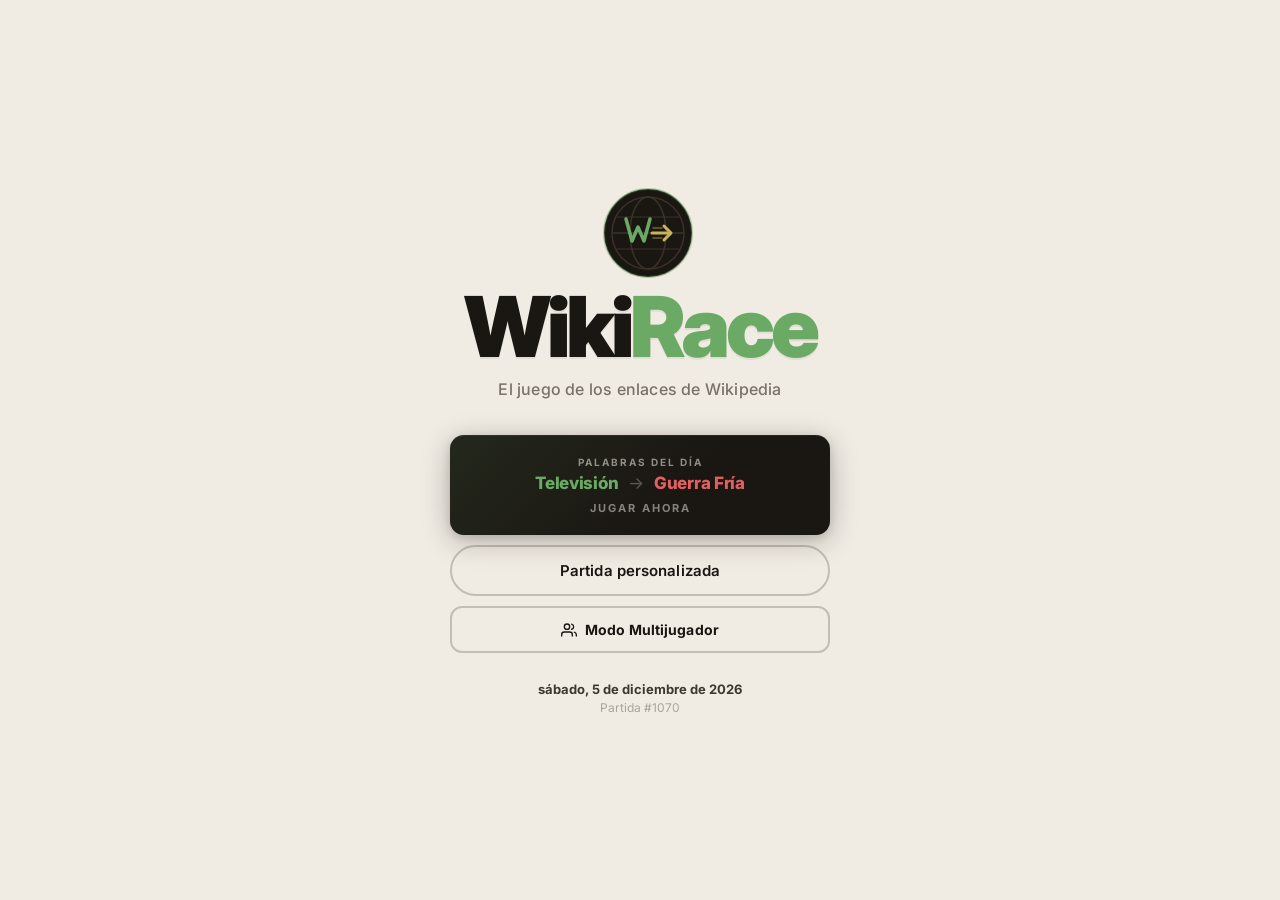
<file: game.html>
<!DOCTYPE html>
<html lang="es">
<head>
<meta charset="UTF-8">
<meta name="viewport" content="width=device-width,initial-scale=1,maximum-scale=1">
<title>WikiRace</title>
<link rel="stylesheet" href="shared.css">
<link rel="preconnect" href="https://fonts.googleapis.com">
<link href="https://fonts.googleapis.com/css2?family=Inter:ital,wght@0,400;0,500;0,600;0,700;0,800;0,900;1,400&display=swap" rel="stylesheet">
<style>
/* game.html overrides for shared.css conflicts */
.game-header{all:unset;width:100%;background:var(--bg);border-bottom:1px solid var(--border);display:flex;align-items:center;justify-content:center;padding:0 12px;height:52px;flex-shrink:0;position:sticky;top:0;z-index:10;box-sizing:border-box}

/* ───────────────────────────────────────────────
   RESET
─────────────────────────────────────────────── */
*{box-sizing:border-box;margin:0;padding:0;-webkit-tap-highlight-color:transparent}
:root{
  /* Wordle-like warm cream palette */
  --bg:#f0ebe3;
  --surface:#ffffff;
  --surface2:#f7f3ee;
  --surface3:#ede8e0;
  --border:#d6cfc5;
  --border2:#c4bdb3;
  --ink:#1a1612;
  --ink2:#3d3830;
  --ink3:#7a7268;
  --ink4:#aba49b;
  /* Green — Wordle green */
  --green:#538d4e;
  --green2:#6aaa64;
  --green-bg:#edf6ec;
  /* Yellow — Wordle yellow */
  --yellow:#b59f3b;
  --yellow2:#c9b458;
  --yellow-bg:#f9f5e3;
  /* Red */
  --red:#c0392b;
  --red-bg:#fdf0ee;
  /* Sidebar dark */
  --sb:#18120c;
  --sb2:#221a12;
  --sb3:#2e2318;
  --sb-text:#e8e0d5;
  --sb-muted:#7a6e62;
  --sb-accent:#6aaa64;
  /* Type */
  --font:'Inter',-apple-system,BlinkMacSystemFont,sans-serif;
  --serif:Georgia,'Times New Roman',serif;
}
html,body{height:100%;overflow:hidden;font-family:var(--font);-webkit-font-smoothing:antialiased;color:var(--ink)}
body{background:var(--bg)}
#root{height:100dvh;height:100vh;display:flex;flex-direction:column}
.screen{display:none;height:100%;flex-direction:column;min-height:0}
.screen.active{display:flex}
#game.active{flex-direction:row}

/* ───────────────────────────────────────────────
   KEYFRAMES
─────────────────────────────────────────────── */
@keyframes spin{to{transform:rotate(360deg)}}
@keyframes fadeIn{from{opacity:0}to{opacity:1}}
@keyframes fadeUp{from{opacity:0;transform:translateY(14px)}to{opacity:1;transform:translateY(0)}}
@keyframes fadeDown{from{opacity:0;transform:translateY(-10px)}to{opacity:1;transform:translateY(0)}}
@keyframes scaleIn{from{opacity:0;transform:scale(.88)}to{opacity:1;transform:scale(1)}}
@keyframes popIn{from{opacity:0;transform:scale(.6)}to{opacity:1;transform:scale(1)}}
@keyframes shake{0%,100%{transform:translateX(0)}20%{transform:translateX(-6px)}40%{transform:translateX(6px)}60%{transform:translateX(-4px)}80%{transform:translateX(4px)}}
@keyframes bump{0%,100%{transform:scale(1)}50%{transform:scale(1.15)}}
@keyframes floatUp{0%{opacity:1;transform:translateY(0)}100%{opacity:0;transform:translateY(-44px)}}
@keyframes toastDrop{from{opacity:0;transform:translateY(-8px) scale(.95)}to{opacity:1;transform:translateY(0) scale(1)}}
@keyframes flashG{0%,100%{background:transparent}40%{background:rgba(106,170,100,.14)}}
@keyframes introLogo{0%{opacity:0;transform:scale(.82) translateY(10px)}60%{opacity:1;transform:scale(1.03) translateY(-2px)}100%{opacity:1;transform:scale(1) translateY(0)}}
@keyframes introSub{0%,30%{opacity:0;transform:translateY(8px)}100%{opacity:1;transform:translateY(0)}}
@keyframes introBtns{0%,50%{opacity:0;transform:translateY(12px)}100%{opacity:1;transform:translateY(0)}}
@keyframes introBg{from{opacity:0}to{opacity:1}}

/* ═══════════════════════════════════════════════
   INTRO SPLASH — Wordle-style centered reveal
═══════════════════════════════════════════════ */
#intro{
  position:fixed;inset:0;z-index:1000;
  background:var(--bg);
  display:flex;flex-direction:column;align-items:center;justify-content:center;
  padding:2rem;
  animation:introBg .3s ease;
  overflow-y:auto;
  -webkit-overflow-scrolling:touch;
}
#intro.leaving{
  animation:none;
  transition:opacity .45s ease,transform .45s ease;
  opacity:0;
  pointer-events:none;
}

.intro-logo-wrap{
  display:flex;flex-direction:column;align-items:center;
  margin-bottom:36px;
  animation:introLogo .7s cubic-bezier(.16,1,.3,1) both;
}
.intro-icon{
  width:80px;height:80px;
  display:grid;grid-template-columns:1fr 1fr 1fr;
  grid-template-rows:1fr 1fr 1fr;
  gap:5px;
  margin-bottom:20px;
  animation:popIn .5s cubic-bezier(.16,1,.3,1) .1s both;
}
.intro-tile{border-radius:3px;border:2px solid var(--border2)}
.it-w{background:var(--surface)}
.it-g{background:var(--green2);border-color:var(--green2)}
.it-y{background:var(--yellow2);border-color:var(--yellow2)}
.it-d{background:var(--surface3)}

.intro-title{
  font-size:clamp(56px,11vw,84px);font-weight:900;
  letter-spacing:-4px;line-height:1;
  color:var(--ink);
  text-shadow:0 2px 0 rgba(0,0,0,.06);
}
.intro-title em{color:var(--green2);font-style:normal}
.intro-subtitle{
  font-size:16px;color:var(--ink3);margin-top:10px;
  font-weight:500;letter-spacing:.2px;
  animation:introSub .8s ease .3s both;
}

.intro-btns{
  display:flex;flex-direction:column;align-items:center;gap:10px;
  width:100%;max-width:380px;
  animation:introBtns .8s ease .45s both;
}
.intro-btn-daily{
  width:100%;padding:22px 28px 20px;
  background:var(--ink);color:var(--bg);
  border:none;border-radius:14px;
  font-family:var(--font);font-size:16px;font-weight:700;
  cursor:pointer;transition:background .15s,transform .14s,box-shadow .15s;
  display:flex;flex-direction:column;align-items:center;justify-content:center;
  gap:6px;letter-spacing:.1px;text-align:center;
  box-shadow:0 6px 28px rgba(26,22,18,.28),0 2px 8px rgba(26,22,18,.12),inset 0 1px 0 rgba(255,255,255,.06);
  position:relative;overflow:hidden;
}
.intro-btn-daily::before{content:'';position:absolute;inset:0;background:linear-gradient(135deg,rgba(106,170,100,.12) 0%,transparent 60%);pointer-events:none}
.intro-btn-daily:hover{background:var(--ink2);box-shadow:0 10px 36px rgba(26,22,18,.32),0 3px 10px rgba(26,22,18,.14);transform:translateY(-2px)}
.intro-btn-daily:active{transform:scale(.98);box-shadow:0 2px 12px rgba(26,22,18,.2)}
.ibd-tag{font-size:9.5px;font-weight:800;letter-spacing:3px;text-transform:uppercase;opacity:.45;line-height:1}
/* ibd-left removed — now centered layout */
.ibd-tag{font-size:10px;font-weight:700;letter-spacing:2px;text-transform:uppercase;opacity:.55}
.ibd-pair{font-size:17px;font-weight:800;display:flex;align-items:center;gap:10px;letter-spacing:-.3px}
.ibd-from{color:var(--green2)}.ibd-sep{opacity:.3;font-weight:400}.ibd-to{color:#e06060}
.ibd-cta{font-size:11px;font-weight:700;letter-spacing:2px;text-transform:uppercase;opacity:.5;margin-top:2px}

.intro-btn-custom{
  width:100%;padding:14px 24px;
  background:transparent;color:var(--ink);
  border:2px solid var(--border2);border-radius:32px;
  font-family:var(--font);font-size:15px;font-weight:600;
  cursor:pointer;transition:all .15s;
  letter-spacing:.1px;
}
.intro-btn-custom:hover{border-color:var(--ink3);background:var(--surface)}

.intro-meta{
  margin-top:28px;text-align:center;
  animation:introBtns .8s ease .6s both;
}
.intro-date{font-size:13px;font-weight:700;color:var(--ink2);margin-bottom:3px}
.intro-num{font-size:12px;color:var(--ink4)}

/* ═══════════════════════════════════════════════
   HOME SCREEN (after choosing custom game)
═══════════════════════════════════════════════ */
#setup{
  background:var(--bg);
  overflow-y:auto;
  align-items:center;
  -webkit-overflow-scrolling:touch;
}

/* NYT-style fixed header */
.game-header{
  width:100%;background:var(--bg);
  border-bottom:1px solid var(--border);
  display:flex;align-items:center;justify-content:center;
  padding:0 12px;height:52px;flex-shrink:0;
  position:sticky;top:0;z-index:10;
}
.header-left{font-size:13px!important;padding:6px 10px!important;white-space:nowrap}
@media(max-width:480px){
  .game-header{height:48px;padding:0 10px}
  .header-logo{font-size:18px!important;letter-spacing:-1px}
  .hdr-btn{font-size:12px!important;padding:5px 8px!important}
}
.header-logo{font-size:24px;font-weight:900;letter-spacing:-1.5px;color:var(--ink)}
.header-logo em{color:var(--green2);font-style:normal}
.header-left{position:absolute;left:16px}
.header-right{position:absolute;right:16px;display:flex;gap:6px}
.hdr-btn{background:none;border:1px solid var(--border);border-radius:6px;cursor:pointer;padding:6px 10px;color:var(--ink3);font-size:12px;font-weight:600;font-family:var(--font);transition:all .12s}
.hdr-btn:hover{border-color:var(--border2);color:var(--ink)}

/* Center column */
.setup-inner{
  width:100%;max-width:440px;
  padding:28px 16px 56px;
  display:flex;flex-direction:column;align-items:stretch;gap:0;
  animation:fadeUp .35s ease both;
}

/* ── MAIN CARD: custom game ── */
.main-game-card{
  background:var(--surface);
  border:1px solid var(--border);
  border-radius:12px;
  overflow:hidden;
  box-shadow:0 2px 20px rgba(0,0,0,.07),0 1px 4px rgba(0,0,0,.04);
  margin-bottom:20px;
}
@media(max-width:480px){
  .main-game-card{border-radius:10px;margin-bottom:14px}
  .mgc-body{padding:14px}
  .mgc-header{padding:16px 16px 12px}
  .setup-inner{padding:16px 12px 48px}
}
.mgc-header{
  padding:18px 20px 16px;
  border-bottom:1px solid var(--surface3);
  text-align:center;
}
.mgc-icon{width:44px;height:44px;margin:0 auto 12px;display:flex;align-items:center;justify-content:center;background:var(--green-bg);border-radius:10px;color:var(--green)}
.mgc-title{font-size:20px;font-weight:800;letter-spacing:-.5px;color:var(--ink);margin-bottom:4px}
.mgc-desc{font-size:13px;color:var(--ink3);line-height:1.5}
.mgc-body{padding:20px}
.field-group{margin-bottom:14px}
.field-lbl{display:block;font-size:10px;font-weight:800;letter-spacing:2px;text-transform:uppercase;margin-bottom:6px}
.lbl-s{color:var(--green)}.lbl-e{color:var(--red)}
.ac-wrap{position:relative}
.ac-in{
  width:100%;background:var(--surface2);
  border:2px solid var(--border);border-radius:8px;
  padding:12px 36px 12px 14px;font-size:15px;
  color:var(--ink);outline:none;font-family:var(--font);
  font-weight:500;-webkit-appearance:none;
  transition:border-color .15s,background .15s;
}
.ac-in:focus{border-color:var(--ink);background:var(--surface)}
.ac-in::placeholder{color:var(--ink4);font-weight:400}
.ac-in.filled{border-color:var(--green2);background:var(--green-bg)}
.ac-dd{position:absolute;top:calc(100% + 4px);left:0;right:0;background:var(--surface);border:2px solid var(--border);border-radius:8px;z-index:9999;max-height:200px;overflow-y:auto;display:none;box-shadow:0 4px 20px rgba(0,0,0,.1)}
.ac-dd.open{display:block;animation:fadeDown .12s ease}
.ac-it{padding:10px 14px;font-size:13px;color:var(--ink2);cursor:pointer;border-bottom:1px solid var(--surface3);transition:background .08s;font-weight:500}
.ac-it:last-child{border-bottom:none}
.ac-it:hover,.ac-it.sel{background:var(--green-bg);color:var(--ink)}
.ac-it em{color:var(--green);font-style:normal;font-weight:700}
.ac-sp{position:absolute;right:11px;top:50%;transform:translateY(-50%);width:13px;height:13px;border:2px solid var(--border);border-top-color:var(--green);border-radius:50%;animation:spin .5s linear infinite;display:none}
.ac-tick{position:absolute;right:11px;top:50%;transform:translateY(-50%);font-size:16px;color:var(--green);display:none;font-weight:700}
.field-sep{text-align:center;font-size:18px;color:var(--border2);margin:4px 0 14px;line-height:1}
.btn-play{
  width:100%;padding:15px;background:var(--ink);border:none;
  border-radius:8px;color:var(--bg);font-size:15px;font-weight:700;
  cursor:pointer;font-family:var(--font);transition:all .15s;letter-spacing:.2px;
}
.btn-play:hover{background:var(--ink2);transform:translateY(-1px);box-shadow:0 4px 14px rgba(0,0,0,.14)}
.btn-play:active{transform:none}
.scoring{display:flex;gap:10px;justify-content:center;flex-wrap:wrap;padding:12px 20px;border-top:1px solid var(--surface3);background:var(--surface2)}
.sc{display:flex;align-items:center;gap:5px;font-size:11px;color:var(--ink3)}
.scb{padding:2px 7px;border-radius:3px;font-size:10.5px;font-weight:800}
.scb-r{background:var(--red-bg);color:var(--red)}.scb-y{background:var(--yellow-bg);color:var(--yellow)}

/* ── SCORING V2 (intro) ── */
.scoring-v2{display:grid;grid-template-columns:1fr 1fr;gap:8px;padding:12px 16px 10px;border-top:1px solid var(--surface3);background:var(--surface2)}
.sv2-item{display:flex;flex-direction:column;gap:2px;background:var(--surface);border:1px solid var(--border);border-radius:8px;padding:8px 10px}
.sv2-item.sv2-red{border-left:3px solid var(--red)}
.sv2-item.sv2-yellow{border-left:3px solid var(--yellow)}
.sv2-icon{font-size:14px;line-height:1}
.sv2-label{font-size:10px;font-weight:800;color:var(--ink2);letter-spacing:.3px}
.sv2-vals{font-size:9.5px;color:var(--ink4);font-variant-numeric:tabular-nums;white-space:nowrap}

/* ── SUGGESTIONS ── */
.sec-label{
  font-size:10px;font-weight:800;letter-spacing:2px;
  text-transform:uppercase;color:var(--ink4);
  margin-bottom:10px;display:flex;align-items:center;justify-content:space-between;
}
.btn-reshuffle{background:none;border:none;font-size:11px;font-weight:600;color:var(--ink4);cursor:pointer;font-family:var(--font);display:flex;align-items:center;gap:4px;padding:2px 0;transition:color .12s}
.btn-reshuffle:hover{color:var(--ink)}
.btn-reshuffle .ico{display:inline-block;transition:transform .35s}
.btn-reshuffle:hover .ico{transform:rotate(180deg)}
.suggestions{display:flex;flex-wrap:wrap;gap:8px;margin-bottom:20px}

.sugg{
  background:var(--surface);border:1px solid var(--border);
  border-radius:8px;padding:11px 14px;cursor:pointer;
  border-left:3px solid var(--border);
  transition:all .14s;text-align:left;
  display:inline-flex;align-items:center;gap:8px;
  -webkit-tap-highlight-color:transparent;
  flex:1;min-width:140px;max-width:100%;
}
.sugg:hover{border-color:var(--green);border-left-color:var(--green);background:var(--green-bg)}
.sugg:active{transform:scale(.98)}
.sugg-from{font-size:12px;font-weight:700;color:var(--green);white-space:nowrap;overflow:hidden;text-overflow:ellipsis;min-width:0;flex:1;max-width:calc(50% - 16px)}
.sugg-arr{font-size:10px;color:var(--ink4);flex-shrink:0;display:flex;align-items:center}
.sugg-arr-svg{flex-shrink:0}
.sugg-to{font-size:12px;font-weight:700;color:var(--red);white-space:nowrap;overflow:hidden;text-overflow:ellipsis;min-width:0;flex:1;text-align:right;max-width:calc(50% - 16px)}

/* ── DAILY STRIP (bottom) ── */
.daily-strip{
  background:var(--surface);border:1px solid var(--border);
  border-radius:10px;padding:14px 16px;
  display:flex;align-items:center;gap:12px;
  cursor:pointer;transition:all .14s;
  text-decoration:none;color:inherit;border-left:3px solid var(--ink);
  margin-bottom:16px;
  -webkit-tap-highlight-color:transparent;
  touch-action:manipulation;
}
@media(max-width:380px){
  .daily-strip{padding:12px 14px;gap:10px}
  .ds-icon{font-size:18px}
}
.daily-strip:hover{background:var(--surface2);transform:translateY(-1px);box-shadow:0 4px 12px rgba(0,0,0,.06)}
.ds-icon{font-size:22px;flex-shrink:0}
.ds-body{flex:1;min-width:0}
.ds-label{font-size:9.5px;font-weight:800;letter-spacing:2px;text-transform:uppercase;color:var(--ink4);margin-bottom:3px}
.ds-pair{display:flex;align-items:center;gap:8px;font-size:14px;font-weight:700;white-space:nowrap;overflow:hidden}
.ds-from{color:var(--green)}.ds-sep{color:var(--ink4)}.ds-to{color:var(--red)}
.ds-date{font-size:11px;color:var(--ink4);margin-top:2px}
.ds-arrow{font-size:18px;color:var(--border2);flex-shrink:0}

/* ── HOW TO (collapsed, at bottom) ── */
.howto-toggle{
  width:100%;padding:10px 0;
  background:none;border:none;border-top:1px solid var(--border);
  font-family:var(--font);font-size:12px;font-weight:600;color:var(--ink4);
  cursor:pointer;display:flex;align-items:center;justify-content:center;gap:6px;
  transition:color .12s;
}
.howto-toggle:hover{color:var(--ink)}
.howto-body{display:none;padding:12px 0 0;display:flex;flex-direction:column;gap:6px}
.hw{display:flex;gap:12px;align-items:flex-start}
.hw-n{font-size:15px;font-weight:900;color:var(--surface3);min-width:20px;flex-shrink:0;margin-top:1px}
.hw-t strong{font-size:13px;font-weight:700;color:var(--ink);display:block;margin-bottom:1px}
.hw-t span{font-size:12px;color:var(--ink3);line-height:1.4}

/* ═══════════════════════════════════════════════
   GAME SCREEN
═══════════════════════════════════════════════ */
#game{height:100dvh;height:100vh;background:var(--bg)}

/* SIDEBAR */
.sidebar{
  width:256px;min-width:256px;
  background:var(--sb);color:var(--sb-text);
  border-right:1px solid var(--sb2);
  display:flex;flex-direction:column;overflow:hidden;flex-shrink:0;
  transition:transform .25s cubic-bezier(.16,1,.3,1);
}
.sb-head{padding:13px 15px 11px;border-bottom:1px solid var(--sb2);display:flex;align-items:center;gap:8px}
.sb-logo{font-size:16px;font-weight:900;letter-spacing:-.8px;flex:1;color:var(--sb-text)}
.sb-logo em{color:var(--sb-accent);font-style:normal}
.sb-badge{font-size:8px;font-weight:800;letter-spacing:1.5px;text-transform:uppercase;color:var(--sb-muted);background:var(--sb2);padding:2px 7px;border-radius:2px}
.sb-x{display:none;background:none;border:none;color:var(--sb-muted);cursor:pointer;font-size:18px;padding:2px}

/* SCORE */
.sb-score{padding:14px 15px 12px;border-bottom:1px solid var(--sb2);text-align:center}
.sb-pts{font-size:54px;font-weight:900;letter-spacing:-3px;line-height:1;color:var(--sb-accent);transition:color .3s;font-variant-numeric:tabular-nums}
.sb-pts-lbl{font-size:8.5px;font-weight:800;letter-spacing:2px;text-transform:uppercase;color:var(--sb-muted);margin-top:3px}
.sb-bar-bg{height:4px;background:var(--sb2);border-radius:2px;margin-top:9px;overflow:hidden}
.sb-bar{height:4px;background:var(--sb-accent);border-radius:2px;width:100%;transition:width .5s ease,background .3s}
.sb-pts-hint{font-size:10px;color:var(--sb-muted);margin-top:5px;min-height:14px;font-weight:500;transition:color .2s}

/* HOT/COLD */
.sb-hc{padding:8px 15px;border-bottom:1px solid var(--sb2);display:flex;align-items:center;gap:8px;min-height:34px;transition:background .3s}
.sb-hc-dot{width:7px;height:7px;border-radius:50%;background:var(--sb2);flex-shrink:0;transition:background .3s}
.sb-hc-txt{font-size:11px;font-weight:600;color:var(--sb-muted);transition:color .25s}

/* STATS */
.sb-stats{display:grid;grid-template-columns:repeat(3,1fr);border-bottom:1px solid var(--sb2)}
.sbs{padding:9px 6px;text-align:center;border-right:1px solid var(--sb2)}
.sbs:last-child{border-right:none}
.sbs-v{font-size:19px;font-weight:800;line-height:1;font-variant-numeric:tabular-nums}
.sv-t{color:#c9b458}.sv-h{color:var(--sb-accent)}.sv-b{color:#e59a2f}
.sbs-l{font-size:7.5px;font-weight:700;letter-spacing:1px;text-transform:uppercase;color:var(--sb-muted);margin-top:4px}

/* TARGETS */
.sb-tgts{padding:10px 15px;border-bottom:1px solid var(--sb2)}
.sb-sec{font-size:8px;font-weight:800;letter-spacing:2px;text-transform:uppercase;color:var(--sb-muted);margin-bottom:7px}
.sb-trow{display:flex;align-items:center;gap:7px;padding:7px 9px;border-radius:4px;margin-bottom:3px}
.sbt-s{background:rgba(106,170,100,.09);border:1px solid rgba(106,170,100,.17)}
.sbt-e{background:rgba(209,64,64,.09);border:1px solid rgba(209,64,64,.17)}
.sbt-dot{width:7px;height:7px;border-radius:50%;flex-shrink:0}
.dg{background:var(--sb-accent)}.dr{background:#e06060}
.sbt-name{font-size:12px;font-weight:600;color:rgba(255,255,255,.75);flex:1;overflow:hidden;text-overflow:ellipsis;white-space:nowrap}
.sbt-tag{font-size:7px;font-weight:800;padding:2px 5px;border-radius:2px}
.tag-s{background:rgba(106,170,100,.15);color:var(--sb-accent)}.tag-e{background:rgba(224,96,96,.15);color:#e06060}
.sbt-sep{text-align:center;font-size:10px;color:var(--sb2);padding:0}

/* CURRENT */
.sb-now{padding:8px 15px;border-bottom:1px solid var(--sb2)}
.sb-now-name{font-size:12px;font-weight:600;color:var(--sb-accent);background:rgba(106,170,100,.09);border:1px solid rgba(106,170,100,.17);border-radius:4px;padding:6px 10px;overflow:hidden;text-overflow:ellipsis;white-space:nowrap}

/* PATH */
.sb-path{flex:1;padding:9px 15px;overflow-y:auto;min-height:0;-webkit-overflow-scrolling:touch}
.path-map{display:flex;flex-direction:column}
.pm-node{display:flex;align-items:center;gap:8px;padding:3px 0}
.pm-dot{width:8px;height:8px;border-radius:50%;border:2px solid var(--sb2);flex-shrink:0;transition:all .2s}
.pm-dot.d-s{background:var(--sb-accent);border-color:var(--sb-accent)}
.pm-dot.d-c{background:var(--sb-accent);border-color:var(--sb-accent);box-shadow:0 0 0 3px rgba(106,170,100,.2)}
.pm-dot.d-d{background:var(--sb2);border-color:var(--sb2)}
.pm-dot.d-e{background:#e06060;border-color:#e06060}
.pm-lbl{font-size:11px;font-weight:500;color:var(--sb-muted);flex:1;overflow:hidden;text-overflow:ellipsis;white-space:nowrap;transition:color .18s}
.pm-node.n-s .pm-lbl{color:rgba(255,255,255,.7);font-weight:600}
.pm-node.n-c .pm-lbl{color:var(--sb-accent);font-weight:700}
.pm-line{width:2px;height:8px;background:var(--sb2);margin-left:3px}

/* ACTIONS */
.sb-acts{padding:9px 12px;border-top:1px solid var(--sb2);display:flex;flex-direction:column;gap:4px}
.btn-bk{background:transparent;border:1px solid rgba(201,162,39,.22);color:#c9a227;border-radius:4px;padding:9px 11px;font-size:12px;font-weight:600;cursor:pointer;transition:all .13s;display:flex;align-items:center;gap:7px;font-family:var(--font)}
.btn-bk:hover:not([disabled]){background:rgba(201,162,39,.09)}
.btn-bk[disabled]{opacity:.18;cursor:default}
.bk-pts{margin-left:auto;font-size:9px;font-weight:700;opacity:.6}
.btn-gv{background:transparent;border:1px solid rgba(192,57,43,.2);color:var(--red);border-radius:4px;padding:7px 11px;font-size:11px;font-weight:600;cursor:pointer;transition:background .12s;font-family:var(--font)}
.btn-gv:hover{background:rgba(192,57,43,.07)}

/* ── MAIN AREA ── */
.main{flex:1;display:flex;flex-direction:column;min-width:0;overflow:hidden;position:relative;background:var(--surface2)}
.pbar-wrap{height:2px;background:var(--border);flex-shrink:0}
.pbar{height:2px;background:var(--green);width:0%;transition:width .4s ease}
.wiki-topbar{padding:0 10px;height:42px;background:var(--surface);border-bottom:1px solid var(--border);display:flex;align-items:center;gap:6px;flex-shrink:0}
.wtb-ham{display:none;background:none;border:none;cursor:pointer;color:var(--ink3);font-size:20px;padding:0 6px 0 0;line-height:1}
.wtb-globe{opacity:.35;flex-shrink:0}
.wtb-title{font-size:13px;font-weight:600;color:var(--ink2);flex:1;overflow:hidden;text-overflow:ellipsis;white-space:nowrap}
.wtb-score{font-size:15px;font-weight:800;color:var(--green);font-variant-numeric:tabular-nums;flex-shrink:0}
/* inline topbar action buttons - desktop only */
.wtb-btn{flex-shrink:0}
@media(max-width:768px){.wtb-btn{display:none!important}}

.wiki-scroll{flex:1;overflow-y:auto;background:#fff;min-height:0;position:relative;-webkit-overflow-scrolling:touch}
.wiki-loader{position:absolute;inset:0;display:flex;align-items:center;justify-content:center;flex-direction:column;gap:12px;background:#fff;z-index:5;transition:opacity .2s}
.wiki-loader.hide{opacity:0;pointer-events:none}
.ld-ring{width:28px;height:28px;border:2px solid #e4e4e4;border-top-color:var(--green);border-radius:50%;animation:spin .5s linear infinite}
.ld-txt{font-size:13px;color:#aaa;font-family:var(--font)}

/* ── FLOAT BACK — bottom right on mobile, in topbar on desktop ── */
.float-back{
  position:fixed;bottom:20px;right:14px;z-index:200;
  background:var(--sb);color:#c9a227;
  border:1px solid rgba(201,162,39,.28);
  border-radius:8px;padding:11px 16px 11px 13px;
  font-size:12px;font-weight:700;cursor:pointer;font-family:var(--font);
  display:none;align-items:center;gap:6px;
  box-shadow:0 4px 18px rgba(0,0,0,.3);
  white-space:nowrap;transition:background .12s;
}
.float-back:hover{background:var(--sb3)}
.float-back:active{transform:scale(.97)}
.float-back.on{display:flex}
.fb-pts{font-size:9px;font-weight:700;opacity:.6;margin-left:1px}

/* ── FLOAT HINT — bottom left on mobile, in topbar on desktop ── */
.float-hint{
  position:fixed;bottom:20px;left:14px;z-index:200;
  background:var(--sb);color:#c9b458;
  border:1px solid rgba(201,180,88,.3);
  border-radius:8px;padding:11px 16px 11px 13px;
  font-size:12px;font-weight:700;cursor:pointer;font-family:var(--font);
  display:none;align-items:center;gap:6px;
  box-shadow:0 4px 18px rgba(0,0,0,.25);
  white-space:nowrap;transition:background .12s;
}
.float-hint:hover{background:var(--sb3)}
.float-hint:active{transform:scale(.97)}
.float-hint.on{display:flex}
.fh-pts{font-size:9px;font-weight:700;opacity:.6;margin-left:1px}

/* Desktop: move into wiki-topbar area */
@media(min-width:769px){
  .float-back,.float-hint{
    position:static;display:none;
    padding:5px 10px;font-size:11px;border-radius:5px;
    box-shadow:none;bottom:auto;left:auto;right:auto;
  }
  .float-back.on,.float-hint.on{display:flex}
  /* They sit inside .wtb-actions flex row */
}

/* ── WIKIPEDIA ── */
#wc{max-width:860px;margin:0 auto;padding:26px 32px 80px;display:none;font-family:'Linux Libertine','Georgia',serif;font-size:15px;line-height:1.75;color:#202122}
@media(max-width:600px){#wc{padding:14px 14px 80px;font-size:14px}}
#wc.wc-in{animation:fadeUp .25s ease}
#wc h1.ptitle{font-size:28px;font-weight:400;border-bottom:1px solid #a2a9b1;padding-bottom:5px;margin-bottom:16px;font-family:'Linux Libertine','Georgia',serif}
#wc h2{font-size:20px;font-weight:400;border-bottom:1px solid #a2a9b1;padding-bottom:3px;margin:22px 0 9px;font-family:'Linux Libertine','Georgia',serif}
#wc h3{font-size:16px;font-weight:600;margin:16px 0 6px}
#wc h4{font-size:14px;font-weight:600;margin:12px 0 4px}
#wc p{margin-bottom:9px}
#wc a.wl{color:#3366cc;text-decoration:none;cursor:pointer;border-radius:2px;padding:0 1px;transition:background .1s}
#wc a.wl:hover{background:rgba(51,102,204,.1);text-decoration:underline}
#wc a.dead{color:inherit;cursor:default;text-decoration:none}
#wc ul,#wc ol{margin:5px 0 9px 24px}
#wc li{margin-bottom:2px}
#wc .toc,#wc div#toc,#wc div.toc{background:#f8f9fa;border:1px solid #a2a9b1;display:inline-block;padding:10px 16px 12px;margin:12px 0 16px;min-width:200px;max-width:340px;font-family:system-ui,sans-serif;font-size:13px;line-height:1.5;float:none!important;clear:both}
#wc .toctitle,#wc #toctitle,.toctitle h2{font-weight:700;text-align:center;margin-bottom:7px;font-size:13px;color:#202122;font-family:system-ui,sans-serif;border:none!important;padding:0!important;display:block}
#wc .toc ul{margin:0 0 0 13px;list-style:none;padding:0}
#wc .toc li{margin:2px 0;list-style:none}
#wc .toc .toclevel-2{margin-left:13px}
#wc .toc .toclevel-3{margin-left:26px}
#wc .toc a{color:#3366cc;cursor:pointer}
#wc .toc .tocnumber{color:#555;margin-right:4px;font-size:12px}
#wc table{border-collapse:collapse;margin:10px 0;font-size:13px;font-family:system-ui,sans-serif;max-width:100%}
#wc .wikitable{border:1px solid #a2a9b1}
#wc .wikitable td,#wc .wikitable th{border:1px solid #a2a9b1;padding:4px 9px;vertical-align:top}
#wc .wikitable th{background:#eaecf0;font-weight:600}
#wc .wikitable tr:nth-child(even) td{background:#f9fafc}
#wc .infobox,#wc table.infobox,#wc .infobox_v2{float:right;clear:right;margin:0 0 16px 20px;padding:7px;background:#f8f9fa;border:1px solid #a2a9b1;font-size:12px;max-width:260px;min-width:160px;font-family:system-ui,sans-serif;line-height:1.45}
@media(max-width:500px){#wc .infobox,#wc table.infobox{float:none;max-width:100%;margin:0 0 12px}}
#wc .infobox caption,#wc .infobox_v2 caption{background:#cee0f2;text-align:center;font-weight:700;padding:4px 7px;font-size:12px;display:table-caption;width:100%}
#wc .infobox th,#wc .infobox_v2 th{background:#cee0f2;font-weight:600;text-align:center;padding:3px 5px}
#wc .infobox td,#wc .infobox_v2 td{padding:3px 5px;vertical-align:top}
#wc img{max-width:100%;height:auto}
#wc .thumb{display:table;margin:0 0 12px 18px;float:right;clear:right}
#wc .thumb.tleft{float:left;margin:0 18px 12px 0}
#wc .thumbinner{display:table-cell;background:#f8f9fa;border:1px solid #a2a9b1;padding:4px;text-align:center;max-width:260px}
#wc .thumbcaption{font-size:11px;color:#555;margin-top:3px;line-height:1.4;font-family:system-ui,sans-serif}
#wc .thumbimage img{max-width:250px;height:auto;display:block}
#wc .gallery{display:flex;flex-wrap:wrap;gap:7px;margin:9px 0;clear:both}
#wc .gallerybox{text-align:center;max-width:150px}
#wc .gallerybox img{max-width:140px;height:auto;border:1px solid #a2a9b1}
#wc .gallerytext{font-size:10.5px;color:#555;font-family:system-ui,sans-serif}
#wc .hatnote,.dablink{font-style:italic;color:#555;font-size:13px;margin-bottom:9px;padding:3px 0 3px 12px;border-left:3px solid #c0c0c0;font-family:system-ui,sans-serif}
#wc sup a{color:#3366cc;font-size:10px}
#wc .reflist,.mw-references-wrap{font-size:11.5px;color:#555;font-family:system-ui,sans-serif;column-count:2;column-gap:22px}
#wc .navbox{font-size:12px;border:1px solid #a2a9b1;background:#f8f9fa;margin:12px 0;font-family:system-ui,sans-serif;clear:both}
#wc .navbox-title{background:#cee0f2;padding:4px 7px;font-weight:700;text-align:center}
#wc .navbox-group{font-weight:600;padding:3px 7px;background:#ddeeff;white-space:nowrap}
#wc .navbox td{padding:3px 9px;border-top:1px solid #a2a9b1}
#wc blockquote{border-left:3px solid #a2a9b1;padding-left:12px;margin:9px 0;color:#555;font-style:italic}
#wc .mw-editsection{display:none!important}
#wc .shortdescription{display:none}
#wc::after{content:"";display:block;clear:both}

/* MOBILE */
.sb-overlay{display:none;position:fixed;inset:0;background:rgba(0,0,0,.5);z-index:99}
@media(max-width:768px){
  #game.active{flex-direction:column}
  .sidebar{position:fixed;top:0;left:0;bottom:0;z-index:100;transform:translateX(-100%);width:min(256px,90vw)}
  .sidebar.open{transform:translateX(0)}
  .sb-overlay.show{display:block}
  .sb-x{display:block}
  .wtb-ham{display:block}
  .main{width:100%}
  .float-back{bottom:20px;right:14px}
}

/* ═══════════════════════════════════════════════
   FX
═══════════════════════════════════════════════ */
#toasts{position:fixed;top:64px;left:50%;transform:translateX(-50%);z-index:9999;display:flex;flex-direction:column;gap:5px;pointer-events:none;align-items:center}
.toast{padding:10px 20px;border-radius:4px;font-size:13px;font-weight:700;font-family:var(--font);color:#fff;background:var(--ink);animation:toastDrop .2s ease;transition:opacity .25s;white-space:nowrap;box-shadow:0 4px 14px rgba(0,0,0,.15);letter-spacing:.1px}
.toast.out{opacity:0}
.t-pen{background:var(--red)}.t-time{background:var(--ink3)}.t-hop{background:var(--green)}
.float-num{position:fixed;font-size:20px;font-weight:800;pointer-events:none;z-index:9998;animation:floatUp .7s ease forwards;font-family:var(--font)}
.link-flash{position:fixed;border-radius:2px;background:rgba(106,170,100,.14);pointer-events:none;z-index:9997;animation:flashG .35s ease forwards}

/* ═══════════════════════════════════════════════
   WIN SCREEN
═══════════════════════════════════════════════ */
#win{background:var(--bg);overflow-y:auto;overflow-x:hidden;align-items:center;padding:0 12px 48px;-webkit-overflow-scrolling:touch;flex-direction:column;-webkit-overflow-scrolling:touch}
@media(max-width:480px){
  #win{padding:0 8px 48px}
  .win-card{border-radius:10px}
  .win-result{padding:20px 16px 16px}
  .win-score{padding:18px 16px}
  .win-stats{grid-template-columns:repeat(4,1fr)}
  .wst{padding:10px 4px}
  .wst-v{font-size:18px}
  .win-path-block,.win-achievements,.win-actions{padding-left:14px;padding-right:14px}
  .win-actions{grid-template-columns:1fr auto;gap:6px}
}
/* ── WIN SCREEN — Pro ── */
.win-nav{
  width:100%;max-width:480px;display:flex;align-items:center;justify-content:space-between;
  padding:12px 0 14px;flex-shrink:0;
}
.win-nav-logo{font-size:17px;font-weight:900;letter-spacing:-1px;color:var(--ink);text-decoration:none}
.win-nav-logo em{color:var(--green2);font-style:normal}
.win-nav-btn{
  display:flex;align-items:center;gap:5px;padding:6px 12px;
  background:var(--surface);border:1px solid var(--border);border-radius:6px;
  font-size:12px;font-weight:600;color:var(--ink2);cursor:pointer;
  font-family:var(--font);transition:all .13s;text-decoration:none;
}
.win-nav-btn:hover{border-color:var(--border2);color:var(--ink)}
.win-hdr{display:none}
.win-card{width:100%;max-width:480px;animation:scaleIn .4s cubic-bezier(.16,1,.3,1) both;flex-shrink:0}
.win-result{border-radius:14px;overflow:visible;margin-bottom:10px}
.win-result-inner{padding:28px 20px 24px;text-align:center;position:relative;border-radius:14px;overflow:hidden;display:flex;flex-direction:column;align-items:center}
@media(min-width:600px){.win-result-inner{padding:32px 28px 28px}}

/* ── PATH VISUAL ── */
.win-path-scroll{padding:16px 18px}
.wpr{display:flex;align-items:center;gap:10px;position:relative;animation:wprIn .3s ease both}
@keyframes wprIn{from{opacity:0;transform:translateX(-8px)}to{opacity:1;transform:none}}
.wpr-inner{display:flex;align-items:center;gap:10px;flex:1;min-width:0;background:var(--surface2);border:1px solid var(--border);border-radius:10px;padding:10px 14px;transition:border-color .15s}
.wpr.wf .wpr-inner{background:rgba(106,170,100,.07);border-color:rgba(106,170,100,.3)}
.wpr.wl .wpr-inner{background:rgba(192,57,43,.06);border-color:rgba(192,57,43,.25)}
.wpr-dot{width:9px;height:9px;border-radius:50%;flex-shrink:0}
.wpr-dot.s{background:var(--green);box-shadow:0 0 0 3px rgba(106,170,100,.2)}
.wpr-dot.m{background:var(--border2)}
.wpr-dot.e{background:var(--red);box-shadow:0 0 0 3px rgba(192,57,43,.2)}
.wpr-n{font-size:10px;font-weight:800;color:var(--ink4);font-variant-numeric:tabular-nums;flex-shrink:0;min-width:14px}
.wpr-name{font-size:13px;font-weight:600;color:var(--ink2);overflow:hidden;text-overflow:ellipsis;white-space:nowrap;flex:1}
.wpr.wf .wpr-name{color:var(--green);font-weight:700}
.wpr.wl .wpr-name{color:var(--red);font-weight:700}
.wpr-connector{width:2px;background:var(--border);height:8px;margin-left:18px;flex-shrink:0}
.wpr-arr{display:none}
.win-result-inner.hw{background:linear-gradient(155deg,#0a1f0a,#153a15 50%,#0d2810)}
.win-result-inner.hl{background:linear-gradient(155deg,#1a1612,#2a1e10 60%,#1a1a1a)}
.win-result-inner::before{content:'';position:absolute;inset:0;pointer-events:none;background:radial-gradient(ellipse at 50% 0%,rgba(106,170,100,.18) 0%,transparent 60%)}
.win-daily-tag{
  display:inline-flex;align-items:center;gap:5px;
  background:rgba(255,255,255,.08);border:1px solid rgba(255,255,255,.15);
  border-radius:3px;padding:3px 10px;font-size:9.5px;font-weight:800;
  color:rgba(255,255,255,.5);margin-bottom:10px;letter-spacing:1px;text-transform:uppercase;
  animation:fadeUp .3s ease both;
}
.win-trophy{font-size:0;margin-bottom:14px;display:block;text-align:center;width:100%;max-width:280px}
.win-trophy-anim{animation:trophyBounce .7s cubic-bezier(.16,1,.3,1) .1s both;display:inline-block}
@keyframes trophyBounce{
  0%{opacity:0;transform:translateY(-30px) scale(.4) rotate(-12deg)}
  60%{transform:translateY(5px) scale(1.06) rotate(3deg)}
  80%{transform:translateY(-2px) scale(.98)}
  100%{opacity:1;transform:translateY(0) scale(1) rotate(0)}
}
.win-title{font-size:clamp(36px,8vw,52px);font-weight:900;letter-spacing:-2px;line-height:1;margin-bottom:5px;animation:titleSlam .45s cubic-bezier(.16,1,.3,1) .12s both}
@keyframes titleSlam{from{opacity:0;transform:scale(.65) translateY(8px)}to{opacity:1;transform:scale(1) translateY(0)}}
.tw{color:#6aaa64;text-shadow:0 0 40px rgba(106,170,100,.3)}
.tl{color:rgba(255,255,255,.85)}
.win-sub{font-size:12.5px;color:rgba(255,255,255,.4);animation:fadeUp .3s ease .18s both;margin-top:4px}
.win-score-area{padding:16px 24px 14px;text-align:center;border-top:1px solid rgba(255,255,255,.07)}
.ws-num{
  font-size:clamp(64px,14vw,88px);font-weight:900;letter-spacing:-5px;line-height:1;
  font-variant-numeric:tabular-nums;
  background:linear-gradient(135deg,#6aaa64 0%,#c9b458 100%);
  -webkit-background-clip:text;-webkit-text-fill-color:transparent;background-clip:text;
  animation:scoreUp .6s cubic-bezier(.16,1,.3,1) .25s both;
}
@keyframes scoreUp{from{opacity:0;transform:translateY(20px) scale(.8)}to{opacity:1;transform:none}}
.ws-good{color:var(--green)}.ws-ok{color:var(--yellow)}.ws-bad{color:var(--red)}
.ws-lbl{font-size:9.5px;font-weight:700;letter-spacing:3px;text-transform:uppercase;color:rgba(255,255,255,.3);margin-top:3px}
.ws-bar{height:5px;background:var(--surface3);border-radius:3px;overflow:hidden;margin:10px 0 0}
.ws-fill{height:5px;border-radius:3px;transition:width .9s cubic-bezier(.16,1,.3,1) .4s}
.win-stats{display:grid;grid-template-columns:repeat(4,1fr);background:var(--surface);border:1px solid var(--border);border-radius:12px;overflow:hidden;margin-bottom:10px;animation:fadeUp .4s ease .3s both;flex-shrink:0;width:100%;max-width:480px}
.wst{padding:14px 6px;text-align:center;border-right:1px solid var(--border)}
.wst:last-child{border-right:none}
.wst-v{font-size:20px;font-weight:800;color:var(--ink);font-variant-numeric:tabular-nums;line-height:1}
.wst-l{font-size:8px;font-weight:700;letter-spacing:1.5px;text-transform:uppercase;color:var(--ink4);margin-top:4px}
.win-achs{display:flex;flex-wrap:wrap;gap:6px;justify-content:center;padding:8px 0;animation:fadeUp .4s ease .38s both;width:100%;max-width:480px;flex-shrink:0}
.win-ach{display:inline-flex;align-items:center;gap:6px;padding:5px 11px;border-radius:6px;background:var(--surface);border:1px solid var(--border);font-size:11px;font-weight:600;color:var(--ink2)}
.win-path-block,.win-replay-block{background:var(--surface);border:1px solid var(--border);border-radius:12px;overflow:hidden;margin-bottom:10px;animation:fadeUp .4s ease .42s both;flex-shrink:0;width:100%;max-width:480px}
.win-path-hdr{padding:10px 16px;background:var(--surface2);border-bottom:1px solid var(--border);font-size:9px;font-weight:800;letter-spacing:2px;text-transform:uppercase;color:var(--ink4)}
.win-replay-hdr{display:grid;grid-template-columns:1fr auto;gap:8px;padding:10px 16px;background:var(--surface2);border-bottom:1px solid var(--border);font-size:9px;font-weight:800;letter-spacing:2px;text-transform:uppercase;color:var(--ink4)}
.win-path-scroll{padding:10px 16px}
.win-rrow{display:grid;grid-template-columns:20px 1fr auto;align-items:center;gap:8px;padding:8px 16px;border-bottom:1px solid var(--surface3);font-size:12px}
.win-rrow:last-child{border-bottom:none}
.win-rn{font-weight:700;color:var(--ink4);font-size:11px}
.win-rart{font-weight:600;color:var(--ink2);overflow:hidden;text-overflow:ellipsis;white-space:nowrap}
.win-rart.rs{color:var(--green)}.win-rart.re{color:var(--red)}
.win-rt{font-size:10px;color:var(--ink4);font-variant-numeric:tabular-nums;white-space:nowrap}
.win-actions{display:flex;gap:8px;flex-wrap:wrap;width:100%;max-width:480px;margin-bottom:14px;animation:fadeUp .4s ease .48s both;flex-shrink:0}
.btn-again{flex:2;min-width:120px;padding:14px;background:var(--green);color:#fff;border:none;border-radius:10px;font-size:14px;font-weight:700;cursor:pointer;font-family:var(--font);transition:all .15s;box-shadow:0 4px 14px rgba(83,141,78,.25)}
.btn-again:hover{background:var(--green2);transform:translateY(-1px)}
.btn-share{flex:1;min-width:90px;padding:14px;background:var(--surface);color:var(--ink2);border:1px solid var(--border);border-radius:10px;font-size:13px;font-weight:600;cursor:pointer;font-family:var(--font);transition:all .15s;display:flex;align-items:center;justify-content:center;gap:6px}
.btn-share:hover{border-color:var(--border2);color:var(--ink)}
.win-extra-links{display:flex;gap:10px;justify-content:center;width:100%;max-width:480px;padding-bottom:16px;animation:fadeUp .4s ease .52s both;flex-shrink:0}
.win-ext-link{display:inline-flex;align-items:center;gap:6px;color:var(--ink3);text-decoration:none;font-size:12px;font-weight:600;padding:7px 14px;border-radius:6px;border:1px solid var(--border);transition:all .13s;background:var(--surface)}
.win-ext-link:hover{color:var(--ink);border-color:var(--border2)}

.btn-hint{
  background:rgba(181,159,59,.08);border:1px solid rgba(181,159,59,.22);
  color:#b59f3b;border-radius:4px;padding:9px 11px;
  font-size:12px;font-weight:600;cursor:pointer;
  transition:all .13s;display:flex;align-items:center;gap:7px;font-family:var(--font);
}
.btn-hint:hover{background:rgba(181,159,59,.15)}
.btn-hint[disabled]{opacity:.2;cursor:default}
body.dark .btn-hint{color:var(--yellow2)}

.lang-pick-dd{
  position:absolute;top:calc(100% + 4px);right:0;
  background:var(--surface);border:1px solid var(--border);border-radius:8px;
  min-width:130px;overflow:hidden;z-index:999;display:none;
  box-shadow:0 8px 24px rgba(0,0,0,.12);
}
.lang-pick-dd.open{display:block;animation:slideDown .14s ease}
.lang-pick-dd button{
  display:flex;width:100%;padding:9px 13px;gap:9px;align-items:center;
  font-size:13px;font-weight:600;background:none;border:none;
  border-bottom:1px solid var(--surface3);color:var(--ink2);
  cursor:pointer;font-family:var(--font);transition:background .1s;
}
.lang-pick-dd button:last-child{border-bottom:none}
.lang-pick-dd button:hover{background:var(--green-bg);color:var(--ink)}

#victory-flash.show{display:block!important;animation:victoryFlash .8s ease forwards}

/* ════════ THERMOMETER HOT/COLD ════════ */
.hc-bar-wrap{padding:0 15px 8px;border-bottom:1px solid var(--sb2)}
.hc-bar-track{height:6px;background:var(--sb2);border-radius:3px;overflow:hidden;position:relative}
.hc-bar-fill{
  height:6px;border-radius:3px;
  transition:width .5s ease,background .5s ease;
  width:50%;background:#3a5a3a;
}
.hc-bar-labels{display:flex;justify-content:space-between;margin-top:3px}
.hc-bar-labels span{font-size:8.5px;color:var(--sb-muted);font-weight:600}

/* ════════ REPLAY SECTION ════════ */
.replay-block{border-top:1px solid var(--surface3)}
.replay-header{
  padding:10px 18px;background:var(--surface2);
  font-size:10px;font-weight:800;letter-spacing:1.5px;text-transform:uppercase;
  color:var(--ink4);display:flex;align-items:center;justify-content:space-between;
}
.replay-list{max-height:160px;overflow-y:auto}
.rpl-item{
  display:grid;grid-template-columns:28px 1fr auto;
  align-items:center;gap:10px;padding:8px 18px;
  border-bottom:1px solid var(--surface3);font-size:12.5px;
}
.rpl-item:last-child{border-bottom:none}
.rpl-num{font-size:9.5px;font-weight:800;color:var(--ink4);text-align:center;font-variant-numeric:tabular-nums}
.rpl-name{color:var(--ink2);font-weight:500;overflow:hidden;text-overflow:ellipsis;white-space:nowrap}
.rpl-name.rpl-start{color:var(--green);font-weight:700}
.rpl-name.rpl-end{color:var(--red);font-weight:700}
.rpl-time{font-size:10.5px;color:var(--ink4);font-variant-numeric:tabular-nums;white-space:nowrap}

/* ════════════════════════════════════
   HINT FLOATING PANEL
════════════════════════════════════ */
.hint-panel{
  position:fixed;
  bottom:20px;left:50%;transform:translateX(-50%) translateY(16px) scale(.97);
  width:clamp(280px,92vw,380px);
  background:var(--surface);
  border:1px solid var(--border);
  border-radius:14px;
  overflow:hidden;
  box-shadow:0 8px 40px rgba(0,0,0,.22),0 2px 8px rgba(0,0,0,.1);
  z-index:9999;
  opacity:0;
  transition:transform .28s cubic-bezier(.16,1,.3,1),opacity .25s ease;
}
@media(min-width:769px){
  .hint-panel{left:auto;right:16px;transform:translateY(16px) scale(.97);}
  .hint-panel.hint-panel-in{transform:translateY(0) scale(1);}
}
.hint-panel-in{
  transform:translateX(-50%) translateY(0) scale(1);
  opacity:1;
}
.hint-panel-out{
  transform:translateX(-50%) translateY(12px) scale(.96);
  opacity:0;
}

.hint-panel-hdr{
  display:flex;align-items:center;justify-content:space-between;
  padding:12px 14px 8px;
  font-size:13px;font-weight:800;color:var(--ink);
  background:var(--yellow-bg);
  border-bottom:1px solid rgba(181,159,59,.2);
}
.hint-panel-close{
  background:none;border:none;cursor:pointer;
  font-size:16px;color:var(--ink3);line-height:1;
  padding:2px 4px;border-radius:4px;
  transition:background .12s;
}
.hint-panel-close:hover{background:var(--surface3)}

.hint-panel-sub{
  padding:6px 14px 8px;
  font-size:11px;font-weight:600;
  color:var(--ink3);
  background:var(--yellow-bg);
  border-bottom:1px solid var(--border);
}
.hint-panel-sub::before{content:'Meta: ';opacity:.6}

.hint-panel-list{display:flex;flex-direction:column}

.hint-item{
  display:flex;align-items:center;gap:10px;
  padding:11px 14px;
  background:none;border:none;border-bottom:1px solid var(--surface3);
  text-align:left;cursor:pointer;font-family:var(--font);
  transition:background .12s;
  width:100%;
  -webkit-tap-highlight-color:transparent;
}
.hint-item:last-child{border-bottom:none}
.hint-item:hover,.hint-item:active{background:var(--green-bg)}

.hint-item-num{
  width:20px;height:20px;border-radius:50%;
  background:var(--surface3);
  font-size:10px;font-weight:800;color:var(--ink3);
  display:flex;align-items:center;justify-content:center;
  flex-shrink:0;
}
.hint-item:hover .hint-item-num{background:var(--green2);color:#fff}

.hint-item-name{
  font-size:13.5px;font-weight:600;color:var(--ink);
  flex:1;overflow:hidden;text-overflow:ellipsis;white-space:nowrap;
}

.hint-conf{
  font-size:9.5px;font-weight:800;letter-spacing:.5px;
  text-transform:uppercase;padding:2px 7px;border-radius:3px;flex-shrink:0;
}
.hint-conf-high{background:var(--green-bg);color:var(--green)}
.hint-conf-mid{background:var(--yellow-bg);color:var(--yellow)}
.hint-conf-low{background:var(--surface3);color:var(--ink4)}

.hint-panel-foot{
  padding:8px 14px;
  font-size:10px;font-weight:500;color:var(--ink4);
  border-top:1px solid var(--border);
  background:var(--surface2);
  text-align:center;
}

/* Dark mode */
body.dark .hint-panel-hdr,body.dark .hint-panel-sub{
  background:rgba(181,159,59,.1);
}
body.dark .hint-item:hover{background:var(--green-bg)}

</style>
</head>
<body>
<div id="toasts"></div>

<!-- ═══════════════════════ INTRO SPLASH ═══════════════════════ -->
<div id="intro">
  <div class="intro-logo-wrap">
    <!-- WikiRace custom SVG logo: Wikipedia W + racing arrow -->
    <div class="intro-icon">
      <svg width="96" height="96" viewBox="0 0 96 96" fill="none" xmlns="http://www.w3.org/2000/svg">
        <!-- Background circle -->
        <circle cx="48" cy="48" r="44" fill="#1a1612"/>
        <!-- Globe grid lines (simplified) -->
        <circle cx="48" cy="48" r="36" stroke="#3a3228" stroke-width="1.5"/>
        <ellipse cx="48" cy="48" rx="18" ry="36" stroke="#3a3228" stroke-width="1.5"/>
        <line x1="12" y1="48" x2="84" y2="48" stroke="#3a3228" stroke-width="1.5"/>
        <line x1="17" y1="32" x2="79" y2="32" stroke="#3a3228" stroke-width="1"/>
        <line x1="17" y1="64" x2="79" y2="64" stroke="#3a3228" stroke-width="1"/>
        <!-- W letter (Wikipedia style) -->
        <path d="M26 34 L32 56 L38 42 L44 56 L50 34" stroke="#6aaa64" stroke-width="3.5" stroke-linecap="round" stroke-linejoin="round" fill="none"/>
        <!-- Racing arrow across globe -->
        <path d="M52 48 L70 48" stroke="#c9b458" stroke-width="3" stroke-linecap="round"/>
        <polyline points="64,41 71,48 64,55" stroke="#c9b458" stroke-width="3" stroke-linecap="round" stroke-linejoin="round" fill="none"/>
        <!-- Speed lines -->
        <line x1="53" y1="43" x2="62" y2="43" stroke="#c9b458" stroke-width="1.5" stroke-linecap="round" opacity=".5"/>
        <line x1="53" y1="53" x2="62" y2="53" stroke="#c9b458" stroke-width="1.5" stroke-linecap="round" opacity=".5"/>
        <!-- Outer accent ring -->
        <circle cx="48" cy="48" r="44" stroke="#538d4e" stroke-width="2" opacity=".4"/>
      </svg>
    </div>
    <div class="intro-title">Wiki<em>Race</em></div>
    <div class="intro-subtitle">El juego de los enlaces de Wikipedia</div>
  </div>

  <div class="intro-btns">
    <button class="intro-btn-daily" onclick="introDailyClick()">
      <div class="ibd-tag">Palabras del día</div>
      <div class="ibd-pair">
        <span class="ibd-from" id="intro-from">—</span>
        <span class="ibd-sep">→</span>
        <span class="ibd-to" id="intro-to">—</span>
      </div>
      <div class="ibd-cta">Jugar ahora</div>
    </button>
    <button class="intro-btn-custom" onclick="introCustomClick()">Partida personalizada</button>
    <a href="multi.html" class="intro-btn-multi" style="width:100%;padding:13px 24px;background:transparent;color:var(--ink);border:2px solid var(--border2);border-radius:12px;font-family:var(--font);font-size:14px;font-weight:700;cursor:pointer;transition:all .15s;text-align:center;text-decoration:none;display:flex;align-items:center;justify-content:center;gap:8px;letter-spacing:.1px;"><svg width="16" height="16" viewBox="0 0 24 24" fill="none"><path d="M17 21v-2a4 4 0 00-4-4H5a4 4 0 00-4 4v2" stroke="currentColor" stroke-width="2" stroke-linecap="round"/><circle cx="9" cy="7" r="4" stroke="currentColor" stroke-width="2"/><path d="M23 21v-2a4 4 0 00-3-3.87M16 3.13a4 4 0 010 7.75" stroke="currentColor" stroke-width="2" stroke-linecap="round"/></svg>Modo Multijugador</a>
  </div>

  <div class="intro-meta">
    <div class="intro-date" id="intro-date">—</div>
    <div class="intro-num" id="intro-num">—</div>
  </div>
</div>

<!-- ═══════════════════════ SETUP ═══════════════════════ -->
<div id="setup" class="screen">
  <div class="game-header">
    <a href="index.html" class="hdr-btn header-left" style="text-decoration:none;display:inline-flex;align-items:center">← Inicio</a>
    <a href="index.html" class="header-logo" style="display:flex;align-items:center;gap:7px;font-size:18px;font-weight:900;letter-spacing:-1px;text-decoration:none;color:inherit"><span id="game-header-logo"></span>Wiki<em style="color:var(--green2);font-style:normal">Race</em></a>
    <div class="header-right">
      <button class="nav-dark-toggle" id="dm-toggle" title="Modo oscuro"></button>
      <div class="lang-picker" id="lang-picker-wrap">
        <button class="hdr-btn lang-pick-btn" onclick="toggleLangPicker()" id="lang-pick-btn">
          <span style="display:inline-flex;align-items:center;flex-shrink:0;margin-right:4px"><svg width="14" height="14" viewBox="0 0 24 24" fill="none" xmlns="http://www.w3.org/2000/svg" ><circle cx="12" cy="12" r="9" stroke="currentColor" stroke-width="1.8"/><ellipse cx="12" cy="12" rx="4.5" ry="9" stroke="currentColor" stroke-width="1.5"/><path d="M3 12h18M3.5 7.5h17M3.5 16.5h17" stroke="currentColor" stroke-width="1.3" stroke-linecap="round" opacity=".7"/></svg></span><span id="lang-lbl">ES</span> <span style="font-size:9px;opacity:.5">▾</span>
        </button>
        <div class="lang-pick-dd" id="lang-pick-dd">
          <button onclick="pickLang('es')" data-l="es"><span style="display:flex;align-items:center;gap:7px"><span style="font-weight:900;font-size:12px;color:var(--red);font-style:italic">ES</span>Español</span></button>
          <button onclick="pickLang('en')" data-l="en"><span style="display:flex;align-items:center;gap:7px"><span style="font-weight:900;font-size:12px;color:#1d4ed8">EN</span>English</span></button>
          <button onclick="pickLang('eu')" data-l="eu"><span style="display:flex;align-items:center;gap:7px"><span style="font-weight:900;font-size:12px;color:var(--green)">EU</span>Euskera</span></button>
          <button onclick="pickLang('ca')" data-l="ca"><span style="display:flex;align-items:center;gap:7px"><span style="font-weight:900;font-size:12px;color:#c9b458">CA</span>Català</span></button>
        </div>
      </div>
    <button class="hdr-btn dm-toggle" id="dm-toggle" onclick="toggleDark()" title="Modo oscuro"><span style="display:inline-flex;align-items:center;flex-shrink:0;"><svg width="14" height="14" viewBox="0 0 24 24" fill="none" xmlns="http://www.w3.org/2000/svg" ><path d="M9 21h6M12 3a6 6 0 016 6c0 2.2-1.2 4.2-3 5.4V17H9v-2.6A6 6 0 0112 3z" stroke="currentColor" stroke-width="1.8" stroke-linecap="round" stroke-linejoin="round"/><path d="M9.5 17h5" stroke="currentColor" stroke-width="1.5" stroke-linecap="round" opacity=".5"/><circle cx="12" cy="9" r="1.5" fill="currentColor" opacity=".4"/></svg></span></button>
      </div>
  </div>

  <div class="setup-inner">

    <!-- MAIN CARD: Custom game -->
    <div class="main-game-card">
      <div class="mgc-header">
        <div class="mgc-icon"><svg width="28" height="28" viewBox="0 0 24 24" fill="none"><path d="M10 13a5 5 0 007.54.54l3-3a5 5 0 00-7.07-7.07l-1.72 1.71" stroke="currentColor" stroke-width="1.8" stroke-linecap="round" stroke-linejoin="round"/><path d="M14 11a5 5 0 00-7.54-.54l-3 3a5 5 0 007.07 7.07l1.71-1.71" stroke="currentColor" stroke-width="1.8" stroke-linecap="round" stroke-linejoin="round"/></svg></div>
        <div class="mgc-title">Partida personalizada</div>
        <div class="mgc-desc">Elige tu entrada inicial y tu destino en Wikipedia</div>
      </div>
      <div class="mgc-body">
        <div class="field-group">
          <label class="field-lbl lbl-s">Entrada inicial</label>
          <div class="ac-wrap">
            <input class="ac-in" id="ac-s" placeholder="Busca una entrada…" autocomplete="off" spellcheck="false"/>
            <div class="ac-sp" id="sp-s"></div>
            <div class="ac-tick" id="tk-s" style="display:none"><span style="display:inline-flex;align-items:center;flex-shrink:0;color:var(--green);"><svg width="14" height="14" viewBox="0 0 24 24" fill="none" xmlns="http://www.w3.org/2000/svg" ><path d="M4 12l5 5L20 7" stroke="currentColor" stroke-width="2.5" stroke-linecap="round" stroke-linejoin="round"/></svg></span></div>
            <div class="ac-dd" id="dd-s"></div>
          </div>
        </div>
        <div class="field-sep" id="field-sep-arrow" style="text-align:center;color:var(--ink4);margin:4px 0 14px;display:flex;justify-content:center"></div>
        <div class="field-group">
          <label class="field-lbl lbl-e">Entrada destino</label>
          <div class="ac-wrap">
            <input class="ac-in" id="ac-e" placeholder="Busca una entrada…" autocomplete="off" spellcheck="false"/>
            <div class="ac-sp" id="sp-e"></div>
            <div class="ac-tick" id="tk-e" style="display:none"><span style="display:inline-flex;align-items:center;flex-shrink:0;color:var(--green);"><svg width="14" height="14" viewBox="0 0 24 24" fill="none" xmlns="http://www.w3.org/2000/svg" ><path d="M4 12l5 5L20 7" stroke="currentColor" stroke-width="2.5" stroke-linecap="round" stroke-linejoin="round"/></svg></span></div>
            <div class="ac-dd" id="dd-e"></div>
          </div>
        </div>
        <button class="btn-play" id="btn-start" onclick="startGame(false)">Empezar partida →</button>
      </div>
      <div class="scoring-v2">
        <div class="sv2-item sv2-red">
          <span class="sv2-icon">🔗</span>
          <span class="sv2-label">Enlace</span>
          <span class="sv2-vals">−10 → −15 → −20…</span>
        </div>
        <div class="sv2-item sv2-red">
          <span class="sv2-icon">⏱</span>
          <span class="sv2-label">30 seg</span>
          <span class="sv2-vals">−10 → −20 → −30…</span>
        </div>
        <div class="sv2-item sv2-yellow">
          <span class="sv2-icon">↩</span>
          <span class="sv2-label">Atrás</span>
          <span class="sv2-vals">−40 → −60 → −80…</span>
        </div>
        <div class="sv2-item sv2-yellow">
          <span class="sv2-icon">💡</span>
          <span class="sv2-label">Pista</span>
          <span class="sv2-vals">−80 → −120 → −160…</span>
        </div>
      </div>
    </div>

    <!-- SUGGESTIONS: only 2, fully random from Wikipedia -->
    <div class="sec-label">
      Sugerencias
      <button class="btn-reshuffle" onclick="shufflePresets()"><span class="ico">↻</span> Nuevas</button>
    </div>
    <div class="suggestions" id="pgrid"></div>

    <!-- DAILY STRIP at bottom -->
    <div class="sec-label" style="margin-bottom:8px">Palabras del día</div>
    <div class="daily-strip" onclick="startDaily()">
      <div class="ds-icon" style="color:var(--ink3);display:flex;align-items:center"><svg width="22" height="22" viewBox="0 0 24 24" fill="none"><rect x="3" y="4" width="18" height="18" rx="2" stroke="currentColor" stroke-width="1.8"/><path d="M16 2v4M8 2v4M3 10h18" stroke="currentColor" stroke-width="1.8" stroke-linecap="round"/><circle cx="12" cy="16" r="1.5" fill="currentColor"/></svg></div>
      <div class="ds-body">
        <div class="ds-label">Palabras del día</div>
        <div class="ds-pair">
          <span class="ds-from" id="ds-from">—</span>
          <span class="ds-sep">→</span>
          <span class="ds-to" id="ds-to">—</span>
        </div>
        <div class="ds-date" id="ds-date">—</div>
      </div>
      <div class="ds-arrow">→</div>
    </div>

    <!-- LANG SELECTOR -->
    <div class="sec-label" style="margin-bottom:8px">Idioma de Wikipedia</div>
    <div style="display:flex;gap:6px;margin-bottom:20px;flex-wrap:wrap">
      <button class="hdr-btn lp on" onclick="setLang('es',this)" style="flex:1;padding:8px 0;font-size:12px;font-weight:700;border-radius:6px">Español</button>
      <button class="hdr-btn lp" onclick="setLang('en',this)" style="flex:1;padding:8px 0;font-size:12px;font-weight:700;border-radius:6px">English</button>
      <button class="hdr-btn lp" onclick="setLang('eu',this)" style="flex:1;padding:8px 0;font-size:12px;font-weight:700;border-radius:6px">Euskera</button>
      <button class="hdr-btn lp" onclick="setLang('ca',this)" style="flex:1;padding:8px 0;font-size:12px;font-weight:700;border-radius:6px">Català</button>
    </div>

    <!-- HOW TO -->
    <div class="howto-body">
      <div class="hw"><div class="hw-n">1</div><div class="hw-t"><strong>Lee el artículo</strong><span>Arranca en la entrada inicial y explora su contenido.</span></div></div>
      <div class="hw"><div class="hw-n">2</div><div class="hw-t"><strong>Pulsa un enlace azul</strong><span>Cada enlace te lleva a una nueva entrada. Cuesta 50 puntos.</span></div></div>
      <div class="hw"><div class="hw-n">3</div><div class="hw-t"><strong>Llega al destino</strong><span>Menos saltos y menos tiempo = mayor puntuación final.</span></div></div>
    </div>

  </div>
</div>

<!-- ═══════════════════════ GAME ═══════════════════════ -->
<div id="game" class="screen">
  <div class="sb-overlay" id="sb-overlay" onclick="closeSB()"></div>
  <div class="sidebar" id="sidebar">
    <div class="sb-head">
      <div class="sb-logo">Wiki<em>Race</em></div>
      <div class="sb-badge" id="sb-lb">ES</div>
      <button class="sb-x" onclick="closeSB()"><span style="display:inline-flex;align-items:center;flex-shrink:0;"><svg width="16" height="16" viewBox="0 0 24 24" fill="none" xmlns="http://www.w3.org/2000/svg" ><path d="M18 6L6 18M6 6l12 12" stroke="currentColor" stroke-width="16" stroke-linecap="round"/></svg></span></button>
    </div>
    <div class="sb-score">
      <div class="sb-pts" id="score-num">1000</div>
      <div class="sb-pts-lbl">Puntuación</div>
      <div class="sb-bar-bg"><div class="sb-bar" id="score-bar" style="width:100%"></div></div>
      <div class="sb-pts-hint" id="score-hint">Empieza a explorar</div>
    </div>
    <div class="sb-hc" id="hc-strip">
      <div class="sb-hc-dot" id="hc-dot"></div>
      <div class="sb-hc-txt" id="hc-txt">Cargando…</div>
    </div>
    <div class="hc-bar-wrap">
      <div class="hc-bar-track">
        <div class="hc-bar-fill" id="hc-bar-fill" style="width:25%;background:#3a5a8a"></div>
      </div>
      <div class="hc-bar-labels"><span style="display:flex;align-items:center;gap:3px"><span style="display:inline-flex;align-items:center;flex-shrink:0;"><svg width="10" height="10" viewBox="0 0 24 24" fill="none" xmlns="http://www.w3.org/2000/svg" ><path d="M12 2v20M12 2l-3 3M12 2l3 3M12 22l-3-3M12 22l3-3" stroke="currentColor" stroke-width="1.8" stroke-linecap="round"/><path d="M2 12h20M2 12l3-3M2 12l3 3M22 12l-3-3M22 12l-3 3" stroke="currentColor" stroke-width="1.8" stroke-linecap="round"/><path d="M5.6 5.6l12.8 12.8M5.6 5.6l1 3.8M5.6 5.6l3.8 1M18.4 18.4l-1-3.8M18.4 18.4l-3.8-1" stroke="currentColor" stroke-width="1.5" stroke-linecap="round" opacity=".6"/></svg></span>Lejos</span><span style="display:flex;align-items:center;gap:3px"><span style="display:inline-flex;align-items:center;flex-shrink:0;"><svg width="10" height="10" viewBox="0 0 24 24" fill="none" xmlns="http://www.w3.org/2000/svg" ><path d="M12 22c4.4 0 8-3 8-7.5 0-3-2-5.5-3-7C16 10 14 11 14 13c0-4-3-8-5-9 0 3-2 5-2 8.5C7 17 9.6 22 12 22z" stroke="currentColor" stroke-width="1.8" stroke-linejoin="round" fill="currentColor" opacity=".1"/><path d="M12 22c4.4 0 8-3 8-7.5 0-3-2-5.5-3-7C16 10 14 11 14 13c0-4-3-8-5-9 0 3-2 5-2 8.5C7 17 9.6 22 12 22z" stroke="currentColor" stroke-width="1.8" stroke-linejoin="round"/><path d="M12 22c2.2 0 4-1.5 4-3.5C16 17 15 16 14.5 15c-.5 1-1.5 1.5-2.5 1.5S10 16 9.5 15C9 16 8 17 8 18.5c0 2 1.8 3.5 4 3.5z" fill="currentColor" opacity=".3"/></svg></span>Cerca</span></div>
    </div>
    <div class="sb-stats">
      <div class="sbs"><div class="sbs-v sv-t" id="s-t">0:00</div><div class="sbs-l">Tiempo</div></div>
      <div class="sbs"><div class="sbs-v sv-h" id="s-h">0</div><div class="sbs-l">Saltos</div></div>
      <div class="sbs"><div class="sbs-v sv-b" id="s-b">0</div><div class="sbs-l">Atrás</div></div>
    </div>
    <div class="sb-tgts">
      <div class="sb-sec">Objetivo</div>
      <div class="sb-trow sbt-s"><div class="sbt-dot dg"></div><div class="sbt-name" id="trf">—</div><span class="sbt-tag tag-s">INICIO</span></div>
      <div class="sbt-sep">↓</div>
      <div class="sb-trow sbt-e"><div class="sbt-dot dr"></div><div class="sbt-name" id="trt">—</div><span class="sbt-tag tag-e">META</span></div>
    </div>
    <div class="sb-now">
      <div class="sb-sec">Leyendo</div>
      <div class="sb-now-name" id="snow">—</div>
    </div>
    <div class="sb-path">
      <div class="sb-sec">Tu ruta</div>
      <div class="path-map" id="path-map"></div>
    </div>
    <div class="sb-acts">
      <button class="btn-bk" id="btn-bk" onclick="goBack()" disabled>← Palabra anterior<span class="bk-pts" id="bk-pts-label">−40</span></button>
      <button class="btn-hint" id="btn-hint" onclick="useHint()"><span style="display:inline-flex;align-items:center;flex-shrink:0;margin-right:6px"><svg width="14" height="14" viewBox="0 0 24 24" fill="none" xmlns="http://www.w3.org/2000/svg" ><path d="M9 21h6M12 3a6 6 0 016 6c0 2.2-1.2 4.2-3 5.4V17H9v-2.6A6 6 0 0112 3z" stroke="currentColor" stroke-width="1.8" stroke-linecap="round" stroke-linejoin="round"/><path d="M9.5 17h5" stroke="currentColor" stroke-width="1.5" stroke-linecap="round" opacity=".5"/><circle cx="12" cy="9" r="1.5" fill="currentColor" opacity=".4"/></svg></span>Pista<span class="bk-pts">−120</span></button>
      <button class="btn-gv" onclick="giveUp()">Rendirse</button>
    </div>
  </div>

  <div class="main">
    <div class="pbar-wrap"><div class="pbar" id="pbar"></div></div>
    <div class="wiki-topbar">
      <button class="wtb-ham" onclick="openSB()" style="line-height:1"><svg width="20" height="20" viewBox="0 0 24 24" fill="none"><path d="M3 6h18M3 12h18M3 18h12" stroke="currentColor" stroke-width="2" stroke-linecap="round"/></svg></button>
      <svg class="wtb-globe" width="14" height="14" viewBox="0 0 24 24" fill="none">
        <circle cx="12" cy="12" r="9.5" stroke="#538d4e" stroke-width="1.6"/>
        <path d="M8.5 4.8S6.5 8.5 6.5 12s2 7.2 2 7.2M15.5 4.8S17.5 8.5 17.5 12s-2 7.2-2 7.2M3 9.5h18M3 14.5h18" stroke="#538d4e" stroke-width="1.5" stroke-linecap="round"/>
      </svg>
      <span class="wtb-title" id="wtbt">—</span>
      <!-- Desktop inline action buttons -->
      <button class="float-hint wtb-btn" id="float-hint" onclick="useHint()">💡 Pista <span class="fh-pts" id="fh-pts-label">−80</span></button>
      <button class="float-back wtb-btn" id="float-back" onclick="goBack()">← Atrás <span class="fb-pts" id="fb-pts-label">−40</span></button>
      <span class="wtb-score" id="bar-sc">1000</span>
    </div>
    <div class="wiki-scroll" id="wscroll">
      <div class="wiki-loader" id="wload"><div class="ld-ring"></div><div class="ld-txt" id="wload-t">Cargando…</div></div>
      <div id="wc"></div>
    </div>
  </div>
</div>

<!-- ═══════════════════════ WIN ═══════════════════════ -->
<div id="win" class="screen">
  <div class="win-nav">
    <button class="win-nav-btn" onclick="resetGame()">
      <svg width="14" height="14" viewBox="0 0 24 24" fill="none"><path d="M19 12H5M12 5l-7 7 7 7" stroke="currentColor" stroke-width="2" stroke-linecap="round" stroke-linejoin="round"/></svg>
      Jugar de nuevo
    </button>
    <a href="index.html" class="win-nav-logo">Wiki<em>Race</em></a>
    <a href="leaderboard.html" class="win-nav-btn" style="text-decoration:none">
      <svg width="13" height="13" viewBox="0 0 24 24" fill="none"><rect x="3" y="12" width="4" height="9" rx="1" fill="currentColor" opacity=".6"/><rect x="10" y="7" width="4" height="14" rx="1" fill="currentColor" opacity=".8"/><rect x="17" y="3" width="4" height="18" rx="1" fill="currentColor"/></svg>
      Rankings
    </a>
  </div>
  <div class="win-card" style="margin-bottom:32px">
    <div class="win-result">
      <div class="win-result-inner" id="win-result-inner">
      <div class="win-daily-tag" id="daily-badge" style="display:none"><span style="display:inline-flex;align-items:center;flex-shrink:0;margin-right:5px"><svg width="13" height="13" viewBox="0 0 24 24" fill="none" xmlns="http://www.w3.org/2000/svg" ><rect x="3" y="4" width="13" height="13" rx="2" stroke="currentColor" stroke-width="1.8"/><path d="M16 2v4M8 2v4M3 10h18" stroke="currentColor" stroke-width="1.8" stroke-linecap="round"/><rect x="8" y="14" width="2.5" height="2.5" rx=".5" fill="currentColor" opacity=".7"/><rect x="12.75" y="14" width="2.5" height="2.5" rx=".5" fill="currentColor" opacity=".5"/></svg></span><span style="display:inline-flex;align-items:center;flex-shrink:0;margin-right:5px"><svg width="14" height="14" viewBox="0 0 24 24" fill="none" xmlns="http://www.w3.org/2000/svg" ><rect x="3" y="4" width="14" height="14" rx="2" stroke="currentColor" stroke-width="1.8"/><path d="M16 2v4M8 2v4M3 10h18" stroke="currentColor" stroke-width="1.8" stroke-linecap="round"/><rect x="8" y="14" width="2.5" height="2.5" rx=".5" fill="currentColor" opacity=".7"/><rect x="12.75" y="14" width="2.5" height="2.5" rx=".5" fill="currentColor" opacity=".5"/></svg></span>Palabras del día</div>
      <div class="win-trophy" id="wtrophy"></div>
      <div class="win-title" id="wtit">¡Lo lograste!</div>
      <div class="win-sub" id="wsub"></div>
    </div>
      </div><!-- /win-result-inner -->
      <div class="win-score-area">
      <div class="ws-num" id="sr-score">1000</div>
      <div class="ws-lbl">puntos finales</div>
      <div class="ws-bar"><div class="ws-fill" id="ws-fill"></div></div>
      </div><!-- /win-score-area -->
    </div><!-- /win-result -->
    <div class="win-stats">
      <div class="wst"><div class="wst-v" id="wh">0</div><div class="wst-l">Saltos</div></div>
      <div class="wst"><div class="wst-v" id="wt2">0:00</div><div class="wst-l">Tiempo</div></div>
      <div class="wst"><div class="wst-v" id="wb">0</div><div class="wst-l">Atrás</div></div>
      <div class="wst"><div class="wst-v" id="wclk">0</div><div class="wst-l">Clics</div></div>
    </div>
    <div class="win-achs" id="achievements"></div>
    <div class="win-path-block">
      <div class="win-path-hdr">Ruta seguida</div>
      <div class="win-path-scroll" id="wpath"></div>
    </div>
    <div class="win-actions">
      <button class="btn-again" onclick="resetGame()">Jugar de nuevo</button>
      <button class="btn-share" onclick="shareResult()"><span style="display:inline-flex;align-items:center;flex-shrink:0;margin-right:6px"><svg width="15" height="15" viewBox="0 0 24 24" fill="none" xmlns="http://www.w3.org/2000/svg" ><path d="M4 12v8a2 2 0 002 2h12a2 2 0 002-2v-8" stroke="currentColor" stroke-width="1.8" stroke-linecap="round" stroke-linejoin="round"/><path d="M16 6l-4-4-4 4" stroke="currentColor" stroke-width="1.8" stroke-linecap="round" stroke-linejoin="round"/><path d="M12 2v13" stroke="currentColor" stroke-width="1.8" stroke-linecap="round"/></svg></span>Compartir</button>
    </div>
    <div class="win-extra-links">
      <a href="leaderboard.html" class="win-ext-link"><span style="display:inline-flex;align-items:center;flex-shrink:0;margin-right:5px"><svg width="14" height="14" viewBox="0 0 24 24" fill="none" xmlns="http://www.w3.org/2000/svg" ><path d="M8 2h8v8a4 4 0 01-8 0V2z" stroke="currentColor" stroke-width="1.8" stroke-linejoin="round"/><path d="M8 6H5a2 2 0 000 4h3M16 6h3a2 2 0 010 4h-3" stroke="currentColor" stroke-width="1.8" stroke-linecap="round"/><path d="M12 14v4M8 22h8M10 18h4" stroke="currentColor" stroke-width="1.8" stroke-linecap="round"/><circle cx="12" cy="8" r="2" fill="currentColor" opacity=".5"/></svg></span>Clasificación</a>
      <a href="stats.html" class="win-ext-link"><span style="display:inline-flex;align-items:center;flex-shrink:0;margin-right:5px"><svg width="14" height="14" viewBox="0 0 24 24" fill="none" xmlns="http://www.w3.org/2000/svg" ><rect x="3" y="12" width="14" height="14" rx="1" fill="currentColor" opacity=".6"/><rect x="10" y="7" width="14" height="14" rx="1" fill="currentColor" opacity=".8"/><rect x="17" y="3" width="14" height="14" rx="1" fill="currentColor"/></svg></span>Mis estadísticas</a>
    </div>
  </div>
</div>

</div><!-- #root -->

<script src="shared.js"></script>
<script>
/* ─── DATA ─── */
/* Large pool for random Wikipedia-based suggestions */
/* ── WORD POOLS (fallback) ── */
var ALL_ES=[
  // Comida y bebida
  'Pulpo','Tortilla española','Paella','Jamón ibérico','Gazpacho','Chorizo','Sangría','Cava','Sidra','Horchata','Churros','Cocido madrileño','Fabada asturiana','Gambas al ajillo','Calamares','Turrón','Polvorón','Morcilla','Pisto','Escalivada','Bacalao','Merluza','Aceite de oliva','Pan','Queso manchego','Sobrasada','Butifarra','Pintxo','Croqueta','Gazpachuelo','Salmorejo','Puchero','Escudella','Callos','Marmitako','Cochinillo','Lechazo','Patatas bravas','Tortilla de camarones','Espinacas con garbanzos',
  // Deportes
  'Fútbol','Pelota vasca','Béisbol','Baloncesto','Tenis','Golf','Ciclismo','Atletismo','Natación','Boxeo','Ajedrez','Surf','Esquí','Escalada','Vela','Balonmano','Voleibol','Rugby','Waterpolo','Esgrima','Judo','Karate','Taekwondo','Lucha libre','Maratón','Triatlón','Remo','Hípica','Polo','Petanca','Bolos','Pádel','Squash','Badminton','Hockey',
  // Arte y cultura
  'Flamenco','Castellers','Ópera','Cine','Ballet','Jazz','Guitarra','Pintura','Escultura','Arquitectura','Fotografía','Teatro','Poesía','Literatura','Cómic','Novela','Cine mudo','Impresionismo','Cubismo','Surrealismo','Barroco','Renacimiento','Arte gótico','Música clásica','Música rock','Hip hop','Reggae','Tango','Salsa','Merengue',
  // Geografía española y mundial
  'Bilbao','Barcelona','Sevilla','Valencia','Madrid','Zaragoza','Málaga','Córdoba','Granada','Toledo','Burgos','Segovia','Salamanca','Cádiz','Murcia','Alicante','Palma','Las Palmas','Donostia','Vitoria','Amazonas','Sahara','Siberia','Himalayas','Andes','Alpes','Pirineos','Sierra Nevada','Kilimanjaro','Mont Blanc','Gran Barrera de Coral',
  // Naturaleza
  'Montaña','Océano','Río','Desierto','Selva tropical','Glaciar','Volcán','Coral','Manglar','Pradera','Tundra','Sabana','Pantano','Arrecife','Cascada','Terremoto','Tsunami','Huracán','Tornado','Relámpago','Aurora boreal','Eclipse solar','Cometa','Meteorito','Lago','Delta','Estuario','Cañón','Meseta','Acantilado',
  // Animales
  'Delfín','Águila','Lobo','Lince ibérico','Oso pardo','Toro','Caballo','Medusa','Cigüeña','Atún','Sardina','Cangrejo','Tortuga','Elefante','Jirafa','León','Tigre','Gorila','Chimpancé','Orangután','Ballena azul','Tiburón blanco','Pulpo gigante','Calamar gigante','Mantarraya','Pez espada','Cóndor','Albatros','Flamenco','Pavo real','Quetzal','Panda gigante','Koala','Canguro','Ornitorrinco',
  // Ciencia y tecnología
  'Bacteria','Genética','Fotosíntesis','Átomo','Cristal','Telescopio','Microscopio','Vacuna','Antibiótico','Electricidad','Magnetismo','Ordenador','Internet','Robot','Láser','Nanotecnología','Inteligencia artificial','Energía solar','Energía nuclear','Energía eólica','Superconductor','ADN','Proteína','Célula','Neurona','Hormona','Enzima','Ecosistema','Biodiversidad','Cambio climático',
  // Historia y personajes
  'Cervantes','Picasso','Antoni Gaudí','Velázquez','Goya','Federico García Lorca','Salvador Dalí','Rafael Nadal','Francisco de Quevedo','Julio César','Cleopatra','Marco Polo','Cristóbal Colón','Hernán Cortés','Francisco Pizarro','El Cid','Felipe II','Carlos V','Isabel la Católica','Fernando el Católico',
  // Objetos e inventos
  'Paraguas','Reloj','Espejo','Linterna','Brújula','Termómetro','Calculadora','Libro','Periódico','Moneda','Imprenta','Rueda','Máquina de vapor','Locomotora','Automóvil','Avión','Barco','Submarino','Cohete','Satélite','Teléfono','Radio','Televisión','Telégrafo','Cinematógrafo'
];
var ALL_ES_END=[
  // Física y astronomía
  'Agujero negro','Física cuántica','Mecánica cuántica','Relatividad','Big Bang','Universo','Sistema solar','Electromagnetismo','Neutrino','Materia oscura','Energía oscura','Cosmología','Fusión nuclear','Fisión nuclear','Mecánica clásica','Termodinámica','Óptica','Acústica','Gravedad','Fuerza de Lorentz',
  // Biología y ciencias naturales
  'ADN','Evolución','Selección natural','Tectónica de placas','Extinción','Fotosíntesis','Genética','Epigenética','Ecosistema','Célula','Neurociencia','Inmunología','Virología','Microbiología','Biodiversidad','Cambio climático','Efecto invernadero','Deforestación','Contaminación','Ecología',
  // Historia bélica y política
  'Segunda Guerra Mundial','Primera Guerra Mundial','Guerra Fría','Revolución francesa','Revolución rusa','Revolución industrial','Conquista de América','Imperio Romano','Edad Media','Revolución científica','Revolución americana','Guerra de los Cien Años','Cruzadas','Inquisición española','Guerra de Independencia española','Guerra del Pacífico','Guerra de Vietnam','Guerra de Corea','Guerra del Golfo','Apartheid',
  // Personajes históricos
  'Adolf Hitler','Albert Einstein','Napoleón Bonaparte','Genghis Kan','Charles Darwin','Isaac Newton','Homo sapiens','Karl Marx','Sigmund Freud','Leonardo da Vinci','Galileo Galilei','Nikola Tesla','Marie Curie','Stephen Hawking','Alan Turing','Max Planck','Niels Bohr','Werner Heisenberg','Erwin Schrödinger','Richard Feynman',
  // Filosofía y conceptos sociales
  'Democracia','Capitalismo','Socialismo','Feudalismo','Imperialismo','Globalización','Colonialismo','Genocidio','Holocausto','Comunismo','Anarquismo','Fascismo','Liberalismo','Nacionalismo','Populismo','Totalitarismo','Monarquía absoluta','República','Estado del bienestar','Derechos humanos',
  // Cultura y religión
  'Islam','Budismo','Hinduismo','Judaísmo','Iglesia católica','Protestantismo','Mitología griega','Mitología nórdica','Mitología egipcia','Biblia','Corán','Talmud','Filosofía griega','Renacimiento','Ilustración','Romanticismo','Modernismo','Posmodernismo','Existencialismo','Nihilismo'
];
var ALL_EN_S=[
  'Banana','Football','London','Pizza','Chess','Tennis','Cheese','The Beatles','Sushi','Basketball','Coffee','Shakespeare','Golf','Swimming','Chocolate','Jazz','Ballet','Cricket','Rugby','Skiing','Cycling','Painting','Poetry','Architecture','Bread','Wine','Beer','Whiskey','Volcano','Earthquake','Tornado','Hurricane','Tsunami','Rainbow','Eclipse','Comet','Meteor','Fossil','Coral reef','Rainforest','Glacier','Desert','Oasis','Waterfall','Cave','Island','Peninsula','Mountain','River','Lake','Ocean','Dolphin','Eagle','Wolf','Tiger','Elephant','Penguin','Giraffe','Kangaroo','Octopus','Jellyfish','Honey','Silk','Cotton','Marble','Copper','Diamond','Salt','Spice','Telescope','Compass','Calendar','Alphabet','Printing press','Steam engine','Electricity','Photography','Cinema','Radio','Television','Antibiotics','Vaccine','Microscope','Laser','Nuclear reactor','Computer','Satellite','Spaceship','Submarine','Locomotive'
];
var ALL_EN_E=[
  'Adolf Hitler','Black hole','Genghis Khan','Quantum mechanics','World War II','Outer space','French Revolution','Albert Einstein','Big Bang','Napoleon','General relativity','DNA','Roman Empire','Middle Ages','Solar System','Evolution','Extinction','Industrial Revolution','American Revolution','Natural selection','Cold War','Russian Revolution','World War I','Nuclear weapon','Climate change','Capitalism','Democracy','Communism','Fossil fuel','Plate tectonics','Human genome','Artificial intelligence','Internet','Atomic bomb','Marie Curie','Isaac Newton','Charles Darwin','Sigmund Freud','Karl Marx','Leonardo da Vinci','Nikola Tesla','Alan Turing','Stephen Hawking','Galileo Galilei','Buddhism','Islam','Hinduism','Judaism','Catholic Church','Ancient Egypt','Ancient Greece','Byzantine Empire','Ottoman Empire','British Empire','Colonialism','Slavery','Apartheid','Holocaust','Genocide','Human rights','Liberalism','Fascism','Anarchism','Feudalism'
];
var ALL_EU_S=['Euskal Herria','Bilbo','Futbola','Itsasoa','Donostia','Pilota','Basoa','Mendia','Herria','Musika','Dantza','Sagardoa','Artzaina','Baserria','Portua','Harrijasotzailea','Txakoli','Pintxoa','Arrantzalea','Txalaparta','Izarra','Harria','Ura','Sua','Lurra','Elurra','Haizea','Argia','Iluna','Udaberria','Uda','Udazkena','Negua'];
var ALL_EU_E=['Adolf Hitler','Dinosauroa','Unibertso','Bigarren Mundu Gerra','Albert Einstein','Fisika kuantikoa','Eboluzioa','Sistema eguzkitarra','Demokrazia','Klima aldaketa','ADN','Lehen Mundu Gerra','Iraultza frantsesa','Erdi Aroa','Inprimagailua','Kapitalismoa','Sozialismoa','Komunismoa','Erromatar Inperioa','Kolonialismoa'];
var ALL_CA_S=['Barcelona','Futbol','Flamenc','Paella','Antoni Gaudí','Castellers','Montserrat','Sardana','Cava','Bolets','Calçots','Esqueixada','Pa amb tomàquet','Porrón','Tramuntana','Costa Brava','Empordà','Ribera del Ebre','Penedès','Delta de l\'Ebre','Rambla','Port Olímpic','Tibidabo','Sagrada Família','Palau de la Música','Camp Nou','Barri Gòtic','Eixample','Gràcia','Poblenou'];
var ALL_CA_E=['Adolf Hitler','Forat negre','Física quàntica','Segona Guerra Mundial','Albert Einstein','Revolució francesa','ADN','Sistema solar','Evolució','Guerra Freda','Revolució Industrial','Imperi Romà','Edat Mitjana','Genoma humà','Canvi climàtic','Karl Marx','Marie Curie','Isaac Newton','Comunisme','Capitalisme'];

/* ── WIKIPEDIA RANDOM API ── */
/* Fetches a truly random Wikipedia article title */
/* ── WIKIPEDIA RANDOM API ── */
// Fetch N random articles, optionally filtered by minimum length
function getWikiRandom(lang, cb){
  var wiki = lang==='en'?'en':lang==='eu'?'eu':lang==='ca'?'ca':'es';
  var url = 'https://'+wiki+'.wikipedia.org/w/api.php?action=query&list=random&rnnamespace=0&rnlimit=2&format=json&origin=*';
  fetch(url)
    .then(function(r){return r.json();})
    .then(function(d){
      var pages = d.query.random;
      cb(pages[0].title, pages[1].title);
    })
    .catch(function(){ cb(null, null); });
}

// Fetch one random article that passes quality filters
// Filters out: disambiguation pages, very short stubs, list articles
function getWikiRandomQuality(lang, cb, _attempts){
  _attempts = _attempts || 0;
  if(_attempts > 6){ cb(null); return; } // give up after 6 tries
  var wiki = lang==='en'?'en':lang==='eu'?'eu':lang==='ca'?'ca':'es';
  // Request 5 at once, pick best one
  var url = 'https://'+wiki+'.wikipedia.org/w/api.php?action=query&list=random&rnnamespace=0&rnlimit=5&format=json&origin=*';
  fetch(url)
    .then(function(r){return r.json();})
    .then(function(d){
      var pages = d.query.random;
      // Filter out obviously bad articles
      var good = pages.filter(function(p){
        var t = p.title;
        // Skip list articles, disambiguation, annexes
        if(/^(Anexo:|Lista de|Listado de|List of|Appendix:|Index of)/i.test(t)) return false;
        // Skip articles with parenthetical disambiguation hints that indicate niche topics
        // Allow normal parenthetical like "Mercury (planet)"
        return true;
      });
      if(good.length > 0){
        // Pick random from good candidates
        cb(good[Math.floor(Math.random()*good.length)].title);
      } else {
        // Retry
        getWikiRandomQuality(lang, cb, _attempts+1);
      }
    })
    .catch(function(){ cb(null); });
}

// Get a full random pair (start + end) from Wikipedia
// Both are truly random — this is the "Option 1" implementation
function getWikiRandomPair(lang, cb){
  var wiki = lang==='en'?'en':lang==='eu'?'eu':lang==='ca'?'ca':'es';
  // Request 6 articles at once, use first 2 good ones
  var url = 'https://'+wiki+'.wikipedia.org/w/api.php?action=query&list=random&rnnamespace=0&rnlimit=6&format=json&origin=*';
  fetch(url)
    .then(function(r){return r.json();})
    .then(function(d){
      var pages = d.query.random;
      var good = pages.filter(function(p){
        var t = p.title;
        return !/^(Anexo:|Lista de|Listado de|List of|Appendix:|Index of)/i.test(t);
      });
      if(good.length >= 2 && good[0].title !== good[1].title){
        cb(good[0].title, good[1].title);
      } else if(good.length >= 1){
        // Fetch one more
        getWikiRandomQuality(lang, function(t2){
          cb(good[0].title, t2 || good[0].title + ' (2)');
        });
      } else {
        cb(null, null);
      }
    })
    .catch(function(){ cb(null, null); });
}

var DAILY_PAIRS=[
  // Enero
  {s:'Pulpo',e:'Adolf Hitler'},{s:'Gazpacho',e:'Agujero negro'},{s:'Flamenco',e:'Albert Einstein'},
  {s:'Paella',e:'Segunda Guerra Mundial'},{s:'Sangría',e:'Universo'},{s:'Bilbao',e:'Mecánica cuántica'},
  {s:'Don Quijote',e:'Big Bang'},{s:'Antoni Gaudí',e:'Revolución francesa'},
  {s:'Pelota vasca',e:'Charles Darwin'},{s:'Jamón ibérico',e:'Napoleón Bonaparte'},
  {s:'Sagrada Familia',e:'Revolución industrial'},{s:'Córdoba',e:'Homo sapiens'},
  {s:'Toledo',e:'Primera Guerra Mundial'},{s:'Burgos',e:'Isaac Newton'},
  {s:'Delfín',e:'Física cuántica'},{s:'Volcán',e:'Extinción'},
  {s:'Ajedrez',e:'Segunda Guerra Mundial'},{s:'Chocolate',e:'Imperio Romano'},
  {s:'Guitarra',e:'ADN'},{s:'Coral',e:'Selección natural'},
  {s:'Lince ibérico',e:'Genghis Kan'},{s:'Telescopio',e:'Relatividad'},
  {s:'Cine',e:'Guerra Fría'},{s:'Ballet',e:'Revolución rusa'},
  {s:'Toro',e:'Mecánica cuántica'},{s:'Glaciar',e:'Tectónica de placas'},
  {s:'Sardina',e:'Universo'},{s:'Fútbol',e:'Holocausto'},
  {s:'Ópera',e:'Karl Marx'},{s:'Castellers',e:'Sistema solar'},
  {s:'Ciclismo',e:'ADN'},
  // Febrero
  {s:'Cervantes',e:'Agujero negro'},{s:'Picasso',e:'Primera Guerra Mundial'},
  {s:'Vacuna',e:'Imperialismo'},{s:'Bacteria',e:'Conquista de América'},
  {s:'Montaña',e:'Albert Einstein'},{s:'Tortilla española',e:'Democracia'},
  {s:'Surf',e:'Energía oscura'},{s:'Atún',e:'Revolución francesa'},
  {s:'Microscopio',e:'Genocidio'},{s:'Internet',e:'Feudalismo'},
  {s:'Lobo',e:'Isaac Newton'},{s:'Desierto',e:'Homo sapiens'},
  {s:'Esquí',e:'Mecánica cuántica'},{s:'Moneda',e:'Imperio Romano'},
  {s:'Reloj',e:'Relatividad'},{s:'Paraguas',e:'Capitalismo'},
  {s:'Águila',e:'Colonialismo'},{s:'Murcia',e:'Revolución industrial'},
  {s:'Calamares',e:'Genghis Kan'},{s:'Brújula',e:'Conquista de América'},
  {s:'Jazz',e:'Guerra Fría'},{s:'Cómic',e:'Segunda Guerra Mundial'},
  {s:'Sidra',e:'Revolución francesa'},{s:'Baloncesto',e:'ADN'},
  {s:'Morcilla',e:'Física cuántica'},{s:'Teatro',e:'Imperio Romano'},
  {s:'Vela',e:'Sistema solar'},{s:'Poesía',e:'Karl Marx'},
  // Marzo
  {s:'Fotografía',e:'Selección natural'},{s:'Churros',e:'Universo'},
  {s:'Atletismo',e:'Homo sapiens'},{s:'Tenis',e:'Big Bang'},
  {s:'Escalada',e:'Albert Einstein'},{s:'Cocido madrileño',e:'Primera Guerra Mundial'},
  {s:'Boxeo',e:'Revolución industrial'},{s:'Goya',e:'Segunda Guerra Mundial'},
  {s:'Dalí',e:'Mecánica cuántica'},{s:'Elefante',e:'Capitalismo'},
  {s:'Jirafa',e:'Evolución'},{s:'Gorila',e:'ADN'},
  {s:'Ballena azul',e:'Extinción'},{s:'Tiburón blanco',e:'Selección natural'},
  {s:'Nanotecnología',e:'Revolución industrial'},{s:'Inteligencia artificial',e:'Segunda Guerra Mundial'},
  {s:'Energía solar',e:'Cambio climático'},{s:'Energía nuclear',e:'Física cuántica'},
  {s:'Terremoto',e:'Tectónica de placas'},{s:'Aurora boreal',e:'Electromagnetismo'},
  {s:'Eclipse solar',e:'Sistema solar'},{s:'Cometa',e:'Universo'},
  {s:'Lago',e:'Tectónica de placas'},{s:'Cañón',e:'Geología'},
  {s:'Amazonas',e:'Biodiversidad'},{s:'Sahara',e:'Cambio climático'},
  {s:'Himalayas',e:'Tectónica de placas'},{s:'Andes',e:'Conquista de América'},
  {s:'Pirineos',e:'Edad Media'},{s:'Panda gigante',e:'Extinción'},
  {s:'Koala',e:'Evolución'},
  // Abril
  {s:'Kiwi',e:'Evolución'},{s:'Canguro',e:'Selección natural'},
  {s:'Ornitorrinco',e:'ADN'},{s:'Quetzal',e:'Conquista de América'},
  {s:'Pavo real',e:'Selección natural'},{s:'Cóndor',e:'Imperio Romano'},
  {s:'Flamenco',e:'Ecosistema'},{s:'Maratón',e:'Grecia antigua'},
  {s:'Esgrima',e:'Edad Media'},{s:'Judo',e:'Segunda Guerra Mundial'},
  {s:'Karate',e:'Segunda Guerra Mundial'},{s:'Remo',e:'Imperio Romano'},
  {s:'Hípica',e:'Genghis Kan'},{s:'Petanca',e:'Revolución francesa'},
  {s:'Pádel',e:'Capitalismo'},{s:'Balonmano',e:'Primera Guerra Mundial'},
  {s:'Voleibol',e:'Segunda Guerra Mundial'},{s:'Waterpolo',e:'Grecia antigua'},
  {s:'Triatlón',e:'Sistema solar'},{s:'Cóndor',e:'Conquista de América'},
  {s:'León',e:'Imperialismo'},{s:'Tigre',e:'Colonialismo'},
  {s:'Bacalao',e:'Conquista de América'},{s:'Merluza',e:'Ecosistema'},
  {s:'Aceite de oliva',e:'Imperio Romano'},{s:'Queso manchego',e:'Edad Media'},
  {s:'Sobrasada',e:'Revolución francesa'},{s:'Pintxo',e:'Capitalismo'},
  {s:'Croqueta',e:'Segunda Guerra Mundial'},{s:'Patatas bravas',e:'Conquista de América'},
  {s:'Salmorejo',e:'Colonialismo'},
  // Mayo
  {s:'Espinacas con garbanzos',e:'Conquista de América'},{s:'Impresionismo',e:'Revolución francesa'},
  {s:'Cubismo',e:'Primera Guerra Mundial'},{s:'Surrealismo',e:'Segunda Guerra Mundial'},
  {s:'Barroco',e:'Revolución científica'},{s:'Renacimiento',e:'Leonardo da Vinci'},
  {s:'Arte gótico',e:'Edad Media'},{s:'Música rock',e:'Segunda Guerra Mundial'},
  {s:'Hip hop',e:'Capitalismo'},{s:'Reggae',e:'Colonialismo'},
  {s:'Tango',e:'Primera Guerra Mundial'},{s:'Salsa',e:'Guerra Fría'},
  {s:'Merengue',e:'Conquista de América'},{s:'Novela',e:'Revolución francesa'},
  {s:'Julio César',e:'Imperio Romano'},{s:'Cleopatra',e:'Imperio Romano'},
  {s:'Marco Polo',e:'Genghis Kan'},{s:'Cristóbal Colón',e:'Conquista de América'},
  {s:'Hernán Cortés',e:'Conquista de América'},{s:'Francisco Pizarro',e:'Conquista de América'},
  {s:'El Cid',e:'Cruzadas'},{s:'Felipe II',e:'Inquisición española'},
  {s:'Carlos V',e:'Reforma protestante'},{s:'Isabel la Católica',e:'Conquista de América'},
  {s:'Fernando el Católico',e:'Inquisición española'},{s:'Neuronas',e:'ADN'},
  {s:'Hormona',e:'Genética'},{s:'Enzima',e:'Fotosíntesis'},
  {s:'Proteína',e:'ADN'},{s:'Célula',e:'Evolución'},
  {s:'Ecosistema',e:'Extinción'},
  // Junio
  {s:'Biodiversidad',e:'Selección natural'},{s:'Contaminación',e:'Cambio climático'},
  {s:'Deforestación',e:'Biodiversidad'},{s:'Energía eólica',e:'Cambio climático'},
  {s:'Superconductor',e:'Física cuántica'},{s:'Epigenética',e:'ADN'},
  {s:'Inmunología',e:'Vacuna'},{s:'Virología',e:'Pandemia'},
  {s:'Microbiología',e:'Bacteria'},{s:'Neurociencia',e:'Sigmund Freud'},
  {s:'Rueda',e:'Revolución industrial'},{s:'Máquina de vapor',e:'Revolución industrial'},
  {s:'Locomotora',e:'Revolución industrial'},{s:'Automóvil',e:'Segunda Guerra Mundial'},
  {s:'Avión',e:'Primera Guerra Mundial'},{s:'Submarino',e:'Segunda Guerra Mundial'},
  {s:'Cohete',e:'Guerra Fría'},{s:'Satélite',e:'Guerra Fría'},
  {s:'Teléfono',e:'Primera Guerra Mundial'},{s:'Radio',e:'Segunda Guerra Mundial'},
  {s:'Televisión',e:'Guerra Fría'},{s:'Telégrafo',e:'Primera Guerra Mundial'},
  {s:'Cinematógrafo',e:'Segunda Guerra Mundial'},{s:'Imprenta',e:'Revolución científica'},
  {s:'Manga',e:'Segunda Guerra Mundial'},{s:'Origami',e:'Segunda Guerra Mundial'},
  {s:'Sushi',e:'Segunda Guerra Mundial'},{s:'Sake',e:'Segunda Guerra Mundial'},
  {s:'Zen',e:'Budismo'},{s:'Kabuki',e:'Revolución industrial'},
  {s:'Samurái',e:'Segunda Guerra Mundial'},
  // Julio
  {s:'Ninja',e:'Segunda Guerra Mundial'},{s:'Geisha',e:'Imperialismo'},
  {s:'Shogun',e:'Feudalismo'},{s:'Pirámide',e:'Antiguo Egipto'},
  {s:'Esfinge',e:'Antiguo Egipto'},{s:'Papiro',e:'Antiguo Egipto'},
  {s:'Momia',e:'Antiguo Egipto'},{s:'Obelisco',e:'Imperio Romano'},
  {s:'Gladiador',e:'Imperio Romano'},{s:'Coliseo',e:'Imperio Romano'},
  {s:'Senado',e:'República romana'},{s:'Toga',e:'Imperio Romano'},
  {s:'Filósofo',e:'Filosofía griega'},{s:'Olimpiadas',e:'Grecia antigua'},
  {s:'Tragedia griega',e:'Democracia'},{s:'Ágora',e:'Democracia'},
  {s:'Catedral',e:'Edad Media'},{s:'Castillo',e:'Feudalismo'},
  {s:'Caballero',e:'Cruzadas'},{s:'Troubadour',e:'Edad Media'},
  {s:'Vikingo',e:'Edad Media'},{s:'Longbow',e:'Guerra de los Cien Años'},
  {s:'Pólvora',e:'Conquista de América'},{s:'Carabela',e:'Conquista de América'},
  {s:'Astrolabio',e:'Conquista de América'},{s:'Mapa',e:'Conquista de América'},
  {s:'Especias',e:'Conquista de América'},{s:'Seda',e:'Genghis Kan'},
  {s:'Porcelana',e:'Revolución industrial'},{s:'Brújula',e:'Conquista de América'},
  {s:'Papel',e:'Revolución científica'},
  // Agosto
  {s:'Algodón',e:'Revolución industrial'},{s:'Marfil',e:'Colonialismo'},
  {s:'Diamante',e:'Apartheid'},{s:'Oro',e:'Conquista de América'},
  {s:'Plata',e:'Conquista de América'},{s:'Cobre',e:'Revolución industrial'},
  {s:'Hierro',e:'Revolución industrial'},{s:'Carbón',e:'Revolución industrial'},
  {s:'Petróleo',e:'Segunda Guerra Mundial'},{s:'Gas natural',e:'Guerra Fría'},
  {s:'Uranio',e:'Segunda Guerra Mundial'},{s:'Plutonio',e:'Guerra Fría'},
  {s:'Acero',e:'Revolución industrial'},{s:'Hormigón',e:'Imperio Romano'},
  {s:'Plástico',e:'Segunda Guerra Mundial'},{s:'Nylon',e:'Segunda Guerra Mundial'},
  {s:'Silicio',e:'Revolución industrial'},{s:'Fibra óptica',e:'Segunda Guerra Mundial'},
  {s:'Transistor',e:'Guerra Fría'},{s:'Microchip',e:'Guerra Fría'},
  {s:'Wifi',e:'Capitalismo'},{s:'Blockchain',e:'Capitalismo'},
  {s:'Criptomoneda',e:'Capitalismo'},{s:'Big data',e:'Capitalismo'},
  {s:'Realidad virtual',e:'Segunda Guerra Mundial'},{s:'Dron',e:'Guerra de Vietnam'},
  {s:'GPS',e:'Guerra Fría'},{s:'Radar',e:'Segunda Guerra Mundial'},
  {s:'Sonar',e:'Segunda Guerra Mundial'},{s:'Láser',e:'Segunda Guerra Mundial'},
  {s:'Fibra óptica',e:'Capitalismo'},
  // Septiembre
  {s:'Anfibio',e:'Evolución'},{s:'Reptil',e:'Extinción'},
  {s:'Mamífero',e:'Selección natural'},{s:'Ave',e:'Evolución'},
  {s:'Insecto',e:'Biodiversidad'},{s:'Araña',e:'Evolución'},
  {s:'Bacteria',e:'Vacuna'},{s:'Hongo',e:'Ecosistema'},
  {s:'Alga',e:'Fotosíntesis'},{s:'Musgo',e:'Evolución'},
  {s:'Helecho',e:'Carbonífero'},{s:'Cactus',e:'Evolución'},
  {s:'Secuoya',e:'Cambio climático'},{s:'Bambú',e:'Segunda Guerra Mundial'},
  {s:'Trigo',e:'Revolución neolítica'},{s:'Maíz',e:'Conquista de América'},
  {s:'Arroz',e:'Segunda Guerra Mundial'},{s:'Papa',e:'Conquista de América'},
  {s:'Tomate',e:'Conquista de América'},{s:'Cacao',e:'Conquista de América'},
  {s:'Vainilla',e:'Conquista de América'},{s:'Chile',e:'Conquista de América'},
  {s:'Girasol',e:'Revolución industrial'},{s:'Algodón',e:'Revolución industrial'},
  {s:'Caucho',e:'Revolución industrial'},{s:'Quina',e:'Conquista de América'},
  {s:'Coca',e:'Conquista de América'},{s:'Tabaco',e:'Conquista de América'},
  {s:'Café',e:'Imperio Otomano'},{s:'Té',e:'Imperio Chino'},
  {s:'Azúcar',e:'Colonialismo'},
  // Octubre
  {s:'Canela',e:'Conquista de América'},{s:'Pimienta',e:'Conquista de América'},
  {s:'Sal',e:'Imperio Romano'},{s:'Miel',e:'Prehistoria'},
  {s:'Levadura',e:'Revolución industrial'},{s:'Queso',e:'Edad Media'},
  {s:'Mantequilla',e:'Revolución industrial'},{s:'Nata',e:'Revolución francesa'},
  {s:'Yogur',e:'Revolución industrial'},{s:'Vinagre',e:'Imperio Romano'},
  {s:'Alcohol',e:'Primera Guerra Mundial'},{s:'Destilación',e:'Edad Media'},
  {s:'Fermentación',e:'Revolución industrial'},{s:'Pasteurización',e:'Revolución industrial'},
  {s:'Vitamina',e:'Segunda Guerra Mundial'},{s:'Proteína',e:'Revolución industrial'},
  {s:'Carbohidrato',e:'Revolución industrial'},{s:'Grasa',e:'Revolución industrial'},
  {s:'Fibra',e:'Revolución industrial'},{s:'Mineral',e:'Revolución industrial'},
  {s:'Oxígeno',e:'Revolución industrial'},{s:'Nitrógeno',e:'Primera Guerra Mundial'},
  {s:'Hidrógeno',e:'Segunda Guerra Mundial'},{s:'Carbono',e:'Cambio climático'},
  {s:'Calcio',e:'Evolución'},{s:'Hierro',e:'Evolución'},
  {s:'Sodio',e:'Revolución industrial'},{s:'Cloro',e:'Primera Guerra Mundial'},
  {s:'Ácido',e:'Revolución industrial'},{s:'Base',e:'Revolución industrial'},
  {s:'Sal',e:'Conquista de América'},
  // Noviembre
  {s:'Átomo',e:'Bomba atómica'},{s:'Electrón',e:'Segunda Guerra Mundial'},
  {s:'Protón',e:'Segunda Guerra Mundial'},{s:'Neutrón',e:'Segunda Guerra Mundial'},
  {s:'Fotón',e:'Relatividad'},{s:'Quark',e:'Física cuántica'},
  {s:'Bosón de Higgs',e:'Big Bang'},{s:'Antimateria',e:'Universo'},
  {s:'Agujero de gusano',e:'Relatividad'},{s:'Estrella de neutrones',e:'Universo'},
  {s:'Supernova',e:'Universo'},{s:'Nebulosa',e:'Sistema solar'},
  {s:'Galaxia',e:'Big Bang'},{s:'Vía Láctea',e:'Sistema solar'},
  {s:'Andrómeda',e:'Big Bang'},{s:'Púlsar',e:'Relatividad'},
  {s:'Cuásar',e:'Agujero negro'},{s:'Telescopio espacial Hubble',e:'Big Bang'},
  {s:'Estación Espacial Internacional',e:'Guerra Fría'},{s:'Luna',e:'Sistema solar'},
  {s:'Marte',e:'Sistema solar'},{s:'Saturno',e:'Sistema solar'},
  {s:'Júpiter',e:'Sistema solar'},{s:'Venus',e:'Sistema solar'},
  {s:'Mercurio',e:'Sistema solar'},{s:'Urano',e:'Sistema solar'},
  {s:'Neptuno',e:'Sistema solar'},{s:'Plutón',e:'Sistema solar'},
  {s:'Cinturón de asteroides',e:'Sistema solar'},{s:'Cinturón de Kuiper',e:'Sistema solar'},
  {s:'Nube de Oort',e:'Sistema solar'},
  // Diciembre
  {s:'Pompeya',e:'Imperio Romano'},{s:'Atenas',e:'Democracia'},
  {s:'Esparta',e:'Grecia antigua'},{s:'Troya',e:'Grecia antigua'},
  {s:'Cartago',e:'Imperio Romano'},{s:'Alejandría',e:'Antiguo Egipto'},
  {s:'Babilonia',e:'Antiguo Egipto'},{s:'Mesopotamia',e:'Escritura cuneiforme'},
  {s:'Sumeria',e:'Revolución neolítica'},{s:'Persia',e:'Grecia antigua'},
  {s:'Mongolia',e:'Genghis Kan'},{s:'China',e:'Segunda Guerra Mundial'},
  {s:'Japón',e:'Segunda Guerra Mundial'},{s:'India',e:'Colonialismo'},
  {s:'África',e:'Colonialismo'},{s:'América',e:'Conquista de América'},
  {s:'Australia',e:'Colonialismo'},{s:'Antártida',e:'Cambio climático'},
  {s:'Ártico',e:'Cambio climático'},{s:'Mediterráneo',e:'Imperio Romano'},
  {s:'Atlántico',e:'Conquista de América'},{s:'Pacífico',e:'Segunda Guerra Mundial'},
  {s:'Índico',e:'Conquista de América'},{s:'Ártico',e:'Cambio climático'},
  {s:'Polo Norte',e:'Cambio climático'},{s:'Polo Sur',e:'Cambio climático'},
  {s:'Ecuador',e:'Conquista de América'},{s:'Meridiano',e:'Conquista de América'},
  {s:'Latitud',e:'Conquista de América'},{s:'Longitud',e:'Conquista de América'},
  {s:'Proyección de Mercator',e:'Conquista de América'}
]
/* ─── STATE ─── */
var lang='es',G={},acT={s:null,e:null},acVal={s:'',e:''},curPresets=[],isDaily=false;
var S0=1000;
/* ─── ESCALABLE SCORING ─── */
/* ENLACES: 1º=-10, 2º=-15, 3º=-20, +5 cada vez */
function getLinkPenalty(){return 10+(G.clicks||0)*5;}
/* TIEMPO: cada 30s: 1º=-10, 2º=-20, 3º=-30, +10 cada vez */
function getTimePenalty(){var interval=Math.floor((G.sec||0)/30);return 10+(interval)*10;}
/* VOLVER ATRÁS: 1º=-40, 2º=-60, 3º=-80, +20 cada vez */
function getBackPenalty(){return 40+(G.backs||0)*20;}
/* PISTA: 1ª=-80, 2ª=-120, 3ª=-160, +40 cada vez */
var G_HINT_COUNT=0;
function getHintPenalty(){return 80+(G_HINT_COUNT)*40;}

/* ─── UTILS ─── */
function wl(){return({eu:'eu',ca:'ca',en:'en'})[lang]||'es';}
function fmt(s){var m=Math.floor(s/60),r=s%60;return m+':'+(r<10?'0':'')+r;}
function $(id){return document.getElementById(id);}
function showScreen(id){
  document.querySelectorAll('.screen').forEach(function(s){s.classList.remove('active');});
  $(id).classList.add('active');
}
function setP(p){$('pbar').style.width=p+'%';}
function bump(id){var e=$(id);if(!e)return;e.classList.remove('bump');void e.offsetWidth;e.classList.add('bump');}
function shake(id){var e=$(id);if(!e)return;e.classList.remove('shake');void e.offsetWidth;e.classList.add('shake');}
function esc(s){return s.replace(/&/g,'&amp;').replace(/</g,'&lt;').replace(/>/g,'&gt;').replace(/"/g,'&quot;');}
function toast(msg,cls,d){d=d||1800;var c=$('toasts'),t=document.createElement('div');t.className='toast t-'+cls;t.textContent=msg;c.appendChild(t);setTimeout(function(){t.classList.add('out');setTimeout(function(){if(t.parentNode)t.remove();},280);},d);}
function floatN(txt,col,x,y){var e=document.createElement('div');e.className='float-num';e.textContent=txt;e.style.cssText='color:'+col+';left:'+x+'px;top:'+y+'px';document.body.appendChild(e);setTimeout(function(){e.remove();},800);}
function linkFlash(r){var e=document.createElement('div');e.className='link-flash';e.style.cssText='left:'+(r.left-4)+'px;top:'+(r.top-2)+'px;width:'+(r.width+8)+'px;height:'+(r.height+4)+'px';document.body.appendChild(e);setTimeout(function(){e.remove();},380);}
function rnd(arr){return arr[Math.floor(Math.random()*arr.length)];}
function shuffle(a){var b=a.slice();for(var i=b.length-1;i>0;i--){var j=Math.floor(Math.random()*(i+1));var t=b[i];b[i]=b[j];b[j]=t;}return b;}

/* ─── SIDEBAR ─── */
function openSB(){$('sidebar').classList.add('open');$('sb-overlay').classList.add('show');}
function closeSB(){$('sidebar').classList.remove('open');$('sb-overlay').classList.remove('show');}
function updateFB(){
  var fb=$('float-back');
  var hasHist=G&&G.hist&&G.hist.length>0&&!G.done;
  if(fb){if(hasHist)fb.classList.add('on');else fb.classList.remove('on');}
  var fh=$('float-hint');
  if(fh){
    if(G&&!G.done){
      fh.classList.add('on');
      if(hasHist)fh.classList.add('push-left');else fh.classList.remove('push-left');
    }else{fh.classList.remove('on');}
  }
  var fhL=$('fh-pts-label');
  if(fhL)fhL.textContent='−'+(80+(G_HINT_COUNT||0)*40);
}

/* ─── INTRO ─── */
function getDailyPair(){var d=new Date();return DAILY_PAIRS[(d.getFullYear()*366+d.getMonth()*31+d.getDate())%DAILY_PAIRS.length];}
(function initIntro(){
  var p=getDailyPair();
  var d=new Date();
  $('intro-from').textContent=p.s;$('intro-to').textContent=p.e;
  $('intro-date').textContent=d.toLocaleDateString('es',{weekday:'long',day:'numeric',month:'long',year:'numeric'});
  $('intro-num').textContent='Partida #'+(Math.floor((d-new Date('2024-01-01'))/86400000)+1);
  $('ds-from').textContent=p.s;$('ds-to').textContent=p.e;
  $('ds-date').textContent=d.toLocaleDateString('es',{weekday:'long',day:'numeric',month:'long'});
})();

function introDailyClick(){
  isDaily=true;var p=getDailyPair();acVal.s=p.s;acVal.e=p.e;
  dismissIntro(function(){startGame(true);});
}
function introCustomClick(){
  dismissIntro(function(){showScreen('setup');shufflePresets();});
}
function goIntro(){showScreen('setup');/* just go back to setup */}
function dismissIntro(cb){
  var el=$('intro');el.classList.add('leaving');setTimeout(function(){el.style.display='none';if(cb)cb();},450);}

/* ─── LANG ─── */
function setLang(l,btn){
  lang=l;
  document.querySelectorAll('.lp').forEach(function(b){b.classList.remove('on');});
  if(btn&&btn.classList) btn.classList.add('on');
  $('lang-lbl').textContent=l.toUpperCase();
  acVal={s:'',e:''};
  ['s','e'].forEach(function(f){$('ac-'+f).value='';$('ac-'+f).classList.remove('filled');$('tk-'+f).style.display='none';closeDD(f);});
  shufflePresets();
}
function setLangUI(){}  /* replaced by lang picker */
function toggleLangPicker(){
  var dd=$('lang-pick-dd');
  if(!dd)return;
  dd.classList.toggle('open');
  /* mark active */
  dd.querySelectorAll('button').forEach(function(b){
    b.classList.toggle('active', b.getAttribute('data-l')===lang);
  });
}
function pickLang(l){
  var fakeBtn=document.querySelector('.lp[data-l="'+l+'"]')||document.querySelector('.lp');
  /* set active on both lang pickers */
  document.querySelectorAll('.lp').forEach(function(b){b.classList.remove('on');});
  var lpBtn=document.querySelector('button[data-l="'+l+'"].lp');
  if(lpBtn) lpBtn.classList.add('on');
  setLang(l,lpBtn||{classList:{add:function(){},remove:function(){}}});
  $('lang-lbl').textContent=l.toUpperCase();
  var dd=$('lang-pick-dd');if(dd)dd.classList.remove('open');
}
/* close picker on outside click */
document.addEventListener('click',function(e){
  var wrap=$('lang-picker-wrap');
  if(wrap&&!wrap.contains(e.target)){
    var dd=$('lang-pick-dd');if(dd)dd.classList.remove('open');
  }
});

/* ─── RANDOM SUGGESTIONS (2 items, truly random from pool) ─── */
function getRandPair(){
  var ss,se,sPool,ePool;
  if(lang==='en'){sPool=ALL_EN_S;ePool=ALL_EN_E;}
  else if(lang==='eu'){sPool=ALL_EU_S;ePool=ALL_EU_E;}
  else if(lang==='ca'){sPool=ALL_CA_S;ePool=ALL_CA_E;}
  else{sPool=ALL_ES;ePool=ALL_ES_END;}
  var attempts=0;
  do{ss=rnd(sPool);se=rnd(ePool);attempts++;}while(ss===se&&attempts<20);
  return{s:ss,e:se};
}
function initFieldArrow(){
  var el=document.getElementById('field-sep-arrow');
  if(el) el.innerHTML='<svg width="20" height="20" viewBox="0 0 24 24" fill="none"><path d="M12 5v14" stroke="currentColor" stroke-width="2" stroke-linecap="round"/><path d="M8 15l4 4 4-4" stroke="currentColor" stroke-width="2" stroke-linecap="round" stroke-linejoin="round"/></svg>';
}
setTimeout(initFieldArrow, 100);

function renderPresets(){
  var g=$('pgrid'); if(!g) return;
  var h='';
  for(var i=0;i<curPresets.length;i++){
    h+='<button class="sugg" data-i="'+i+'"><span class="sugg-from">'+esc(curPresets[i].s)+'</span><span class="sugg-arr">→</span><span class="sugg-to">'+esc(curPresets[i].e)+'</span></button>';
  }
  g.innerHTML=h;
  g.querySelectorAll('.sugg').forEach(function(b){b.addEventListener('click',function(){var i=parseInt(this.getAttribute('data-i'));fillP(curPresets[i].s,curPresets[i].e);});});
}

function shufflePresets(){
  // Show local fallbacks instantly while Wikipedia loads
  curPresets=[getRandPair(),getRandPair()];
  renderPresets();

  // Fetch 2 fully random pairs from Wikipedia (both start AND end)
  var loaded=0;
  function tryLoad(idx){
    getWikiRandomPair(lang, function(s,e){
      if(s && e && s!==e){
        curPresets[idx]={s:s,e:e};
        renderPresets();
      }
      loaded++;
      // After both loaded, do one more render
      if(loaded===2) renderPresets();
    });
  }
  tryLoad(0);
  tryLoad(1);
}
function fillP(s,e){
  acVal.s=s;acVal.e=e;
  $('ac-s').value=s;$('ac-e').value=e;
  $('ac-s').classList.add('filled');$('ac-e').classList.add('filled');
  $('tk-s').style.display='block';$('tk-e').style.display='block';
  closeDD('s');closeDD('e');
  var b=$('btn-start');b.classList.remove('bump');void b.offsetWidth;b.classList.add('bump');
}

/* ─── AUTOCOMPLETE ─── */
function setupAC(f){
  var inp=$('ac-'+f),dd=$('dd-'+f),sp=$('sp-'+f),tk=$('tk-'+f);
  inp.addEventListener('input',function(){
    var q=inp.value.trim();acVal[f]='';inp.classList.remove('filled');tk.style.display='none';
    clearTimeout(acT[f]);if(q.length<2){closeDD(f);return;}
    acT[f]=setTimeout(function(){fetchAC(q,f,dd,sp);},280);
  });
  inp.addEventListener('keydown',function(e){
    if(!dd.classList.contains('open'))return;
    var its=Array.prototype.slice.call(dd.querySelectorAll('.ac-it')),ix=-1;
    its.forEach(function(it,i){if(it.classList.contains('sel'))ix=i;});
    if(e.key==='ArrowDown'){e.preventDefault();var n=its[ix+1]||its[0];its.forEach(function(i){i.classList.remove('sel');});n.classList.add('sel');inp.value=n.getAttribute('data-t');}
    else if(e.key==='ArrowUp'){e.preventDefault();var pv=its[ix-1]||its[its.length-1];its.forEach(function(i){i.classList.remove('sel');});if(pv){pv.classList.add('sel');inp.value=pv.getAttribute('data-t');}}
    else if(e.key==='Enter'){e.preventDefault();var s=dd.querySelector('.ac-it.sel')||its[0];if(s)pickAC(f,s.getAttribute('data-t'));}
    else if(e.key==='Escape'){closeDD(f);}
  });
  document.addEventListener('click',function(ev){if(!inp.contains(ev.target)&&!dd.contains(ev.target))closeDD(f);});
}
function fetchAC(q,f,dd,sp){
  sp.style.display='block';
  fetch('https://'+wl()+'.wikipedia.org/w/api.php?action=opensearch&search='+encodeURIComponent(q)+'&limit=8&format=json&origin=*')
    .then(function(r){return r.json();})
    .then(function(d){
      sp.style.display='none';var ts=d[1]||[];if(!ts.length){closeDD(f);return;}
      var re=new RegExp('('+q.replace(/[.*+?^${}()|[\]\\]/g,'\\$&')+')','gi'),h='';
      ts.forEach(function(t){h+='<div class="ac-it" data-t="'+esc(t)+'">'+esc(t).replace(re,'<em>$1</em>')+'</div>';});
      dd.innerHTML=h;dd.querySelectorAll('.ac-it').forEach(function(it){it.addEventListener('click',function(){pickAC(f,this.getAttribute('data-t'));});});
      dd.classList.add('open');
    }).catch(function(){sp.style.display='none';});
}
function pickAC(f,t){acVal[f]=t;$('ac-'+f).value=t;$('ac-'+f).classList.add('filled');$('tk-'+f).style.display='block';closeDD(f);}
function closeDD(f){$('dd-'+f).classList.remove('open');}
setupAC('s');setupAC('e');

/* ─── HOT/COLD ─── */
function updateHCBar(pct,col){
  var bar=$('hc-bar-fill');
  if(bar){bar.style.width=pct+'%';bar.style.background=col;}
}
function updateHC(title){
  if(!G||!G.end)return;
  var a=title.toLowerCase(),b=G.end.toLowerCase();
  var aw=a.split(/\s+/),bw=b.split(/\s+/),sh=0;
  aw.forEach(function(w){if(w.length>2&&bw.indexOf(w)>=0)sh++;});
  var sim=sh>0?0.5+sh*0.15:a[0]===b[0]?0.3:0.1;
  var dot=$('hc-dot'),txt=$('hc-txt'),strip=$('hc-strip');
  if(a===b){dot.style.background='#6aaa64';txt.style.color='#6aaa64';txt.textContent='¡Meta alcanzada!';strip.style.background='rgba(106,170,100,.08)';updateHCBar(100,'#6aaa64');}
  else if(sim>0.55){dot.style.background='#c0392b';txt.style.color='#c0392b';txt.innerHTML='<span style="display:inline-flex;align-items:center;flex-shrink:0;margin-right:4px"><svg width="13" height="13" viewBox="0 0 24 24" fill="none" xmlns="http://www.w3.org/2000/svg" ><path d="M12 22c4.4 0 8-3 8-7.5 0-3-2-5.5-3-7C16 10 14 11 14 13c0-4-3-8-5-9 0 3-2 5-2 8.5C7 17 9.6 22 12 22z" stroke="currentColor" stroke-width="1.8" stroke-linejoin="round" fill="currentColor" opacity=".1"/><path d="M12 22c4.4 0 8-3 8-7.5 0-3-2-5.5-3-7C16 10 14 11 14 13c0-4-3-8-5-9 0 3-2 5-2 8.5C7 17 9.6 22 12 22z" stroke="currentColor" stroke-width="1.8" stroke-linejoin="round"/><path d="M12 22c2.2 0 4-1.5 4-3.5C16 17 15 16 14.5 15c-.5 1-1.5 1.5-2.5 1.5S10 16 9.5 15C9 16 8 17 8 18.5c0 2 1.8 3.5 4 3.5z" fill="currentColor" opacity=".3"/></svg></span>¡Muy cerca!';strip.style.background='rgba(192,57,43,.06)';updateHCBar(88,'#c0392b');}
  else if(sim>0.3){dot.style.background='#c9b458';txt.style.color='#9a8b35';txt.innerHTML='<span style="display:inline-flex;align-items:center;flex-shrink:0;margin-right:4px"><svg width="13" height="13" viewBox="0 0 24 24" fill="none" xmlns="http://www.w3.org/2000/svg" ><path d="M14 14.76V3.5a2.5 2.5 0 00-5 0v11.26a4.5 4.5 0 105 0z" stroke="currentColor" stroke-width="1.8"/><circle cx="11.5" cy="18.5" r="2" fill="currentColor" opacity=".4"/><path d="M11.5 14V8" stroke="currentColor" stroke-width="1.8" stroke-linecap="round"/></svg></span>Te acercas…';strip.style.background='rgba(201,180,88,.05)';updateHCBar(60,'#c9b458');}
  else{dot.style.background='';txt.style.color='';txt.innerHTML='<span style="display:inline-flex;align-items:center;flex-shrink:0;margin-right:4px"><svg width="13" height="13" viewBox="0 0 24 24" fill="none" xmlns="http://www.w3.org/2000/svg" ><path d="M12 2v20M12 2l-3 3M12 2l3 3M12 22l-3-3M12 22l3-3" stroke="currentColor" stroke-width="1.8" stroke-linecap="round"/><path d="M2 12h20M2 12l3-3M2 12l3 3M22 12l-3-3M22 12l-3 3" stroke="currentColor" stroke-width="1.8" stroke-linecap="round"/><path d="M5.6 5.6l12.8 12.8M5.6 5.6l1 3.8M5.6 5.6l3.8 1M18.4 18.4l-1-3.8M18.4 18.4l-3.8-1" stroke="currentColor" stroke-width="1.5" stroke-linecap="round" opacity=".6"/></svg></span>Sigue explorando';strip.style.background='';updateHCBar(25,'#3a5a8a');}
}

/* ─── SCORE ─── */
function updateScore(delta,x,y){
  G.score=Math.max(0,G.score+delta);
  var pct=Math.min(100,Math.max(0,(G.score/S0)*100));
  var bar=$('score-bar'),num=$('score-num'),bsc=$('bar-sc');
  var col=pct>60?'#6aaa64':pct>30?'#c9b458':'#c0392b';
  bar.style.width=pct+'%';bar.style.background=col;
  num.textContent=G.score;num.style.color=col;
  if(bsc)bsc.textContent=G.score;
  num.classList.remove('sf');void num.offsetWidth;num.classList.add('sf');
  if(delta<0&&x!==undefined)floatN(delta+'','#c0392b',x,y);
  var h=$('score-hint');
  if(G.score>=900)h.innerHTML='<span style="display:inline-flex;align-items:center;flex-shrink:0;color:#c9b458;margin-right:4px"><svg width="13" height="13" viewBox="0 0 24 24" fill="none" xmlns="http://www.w3.org/2000/svg" ><path d="M12 2l2.4 7.4H22l-6.2 4.5 2.4 7.4L12 17l-6.2 4.3 2.4-7.4L2 9.4h7.6z" stroke="currentColor" stroke-width="1.8" stroke-linejoin="round" fill="currentColor" opacity=".15"/><path d="M12 2l2.4 7.4H22l-6.2 4.5 2.4 7.4L12 17l-6.2 4.3 2.4-7.4L2 9.4h7.6z" stroke="currentColor" stroke-width="1.8" stroke-linejoin="round"/></svg></span>Excelente';
  else if(G.score>=700)h.textContent='Buen ritmo';
  else if(G.score>=500)h.textContent='Cuidado…';
  else if(G.score>=200)h.innerHTML='<span style="display:inline-flex;align-items:center;flex-shrink:0;color:#c0392b;margin-right:4px"><svg width="13" height="13" viewBox="0 0 24 24" fill="none" xmlns="http://www.w3.org/2000/svg" ><path d="M13 2L4 14h7l-1 8 9-12h-7z" stroke="currentColor" stroke-width="1.8" stroke-linejoin="round" fill="currentColor" opacity=".12"/><path d="M13 2L4 14h7l-1 8 9-12h-7z" stroke="currentColor" stroke-width="1.8" stroke-linejoin="round"/></svg></span>Casi sin puntos';
  else h.textContent='¡Al límite!';
}

/* ─── PATH MAP ─── */
function renderPath(){
  var el=$('path-map'),path=G.path,end=G.end,nc=path.length;
  var ex=el.querySelectorAll('.pm-node');
  if(ex.length!==nc){
    var h='';
    path.forEach(function(p,i){
      var iS=i===0,iC=i===path.length-1;
      h+='<div class="pm-node '+(iS?'n-s':iC?'n-c':'')+'">'
        +'<div class="pm-dot '+(iS?'d-s':iC?'d-c':'d-d')+'"></div>'
        +'<div class="pm-lbl">'+esc(p)+'</div></div>';
      if(i<path.length-1)h+='<div class="pm-line"></div>';
    });
    if(path[path.length-1].toLowerCase()!==end.toLowerCase()){
      h+='<div class="pm-node"><div class="pm-dot d-e"></div><div class="pm-lbl" style="color:#e06060;font-weight:600">'+esc(end)+'</div></div>';
    }
    el.innerHTML=h;
  } else {
    var ns=el.querySelectorAll('.pm-node');
    ns.forEach(function(node,i){
      if(i>=path.length)return;
      var d=node.querySelector('.pm-dot'),l=node.querySelector('.pm-lbl');
      if(!d||!l)return;
      var iS=i===0,iC=i===path.length-1;
      d.className='pm-dot '+(iS?'d-s':iC?'d-c':'d-d');
      node.className='pm-node '+(iS?'n-s':iC?'n-c':'');
      l.textContent=path[i];
    });
  }
  el.scrollTop=el.scrollHeight;
}

/* ─── GAME START ─── */
function startDaily(){
  isDaily=true;var p=getDailyPair();acVal.s=p.s;acVal.e=p.e;startGame(true);
}
function startGame(daily){
  var s,e;
  if(daily){var p=getDailyPair();s=p.s;e=p.e;}
  else{s=acVal.s||$('ac-s').value.trim();e=acVal.e||$('ac-e').value.trim();}
  if(!s||!e){shake('btn-start');toast('Selecciona o escribe ambas entradas','pen');return;}
  isDaily=!!daily;clearInterval(G.timer);
  G={start:s,end:e,cur:s,path:[s],hist:[],clicks:0,backs:0,sec:0,score:S0,timer:null,done:false,replay:[{n:s,t:null,_abs:0}]};G_HINT_USED=false;G_HINT_COUNT=0;
  // Preload winner GIF silently during gameplay for instant display at end
  setTimeout(function(){ loadRandomGifSolo('gifs/winner/', function(url){ if(url) G._preloadedWinGif=url; }); }, 1500);
  $('trf').textContent=s;$('trt').textContent=e;
  $('sb-lb').textContent=lang.toUpperCase();
  $('score-num').textContent=S0;$('score-num').style.color='#6aaa64';
  $('score-bar').style.width='100%';$('score-bar').style.background='#6aaa64';
  $('score-hint').textContent='Empieza a explorar';
  $('hc-dot').style.background='';$('hc-txt').textContent='Cargando…';
  $('snow').textContent=s;if($('bar-sc'))$('bar-sc').textContent=S0;
  showScreen('game');closeSB();renderPath();updateMini();updateFB();loadArt(s);
  G.timer=setInterval(function(){
    if(G.done)return;
    var prevSec=G.sec;
    G.sec++;
    if(G.sec%30===0){var tp=10+(Math.floor(prevSec/30))*10;updateScore(-tp);toast('−'+tp+' pts por tiempo','time');}
    $('s-t').textContent=fmt(G.sec);
  },1000);
}
function updateMini(){
  $('s-t').textContent=fmt(G.sec);$('s-h').textContent=Math.max(0,G.path.length-1);$('s-b').textContent=G.backs;$('btn-bk').disabled=G.hist.length===0;updateFB();
  /* Actualizar etiquetas de coste escalable */
  var nextBack='−'+(40+(G.backs||0)*20);
  var bkL=$('bk-pts-label'),fbL=$('fb-pts-label');
  if(bkL)bkL.textContent=nextBack;if(fbL)fbL.textContent=nextBack;
  /* Hint sidebar label */
  var bhL=document.querySelector('.btn-hint .bk-pts');
  if(bhL)bhL.textContent='−'+(80+(G_HINT_COUNT||0)*40);
}

/* ─── LOAD ARTICLE ─── */
function loadArt(title){
  var L=wl();
  $('wload').classList.remove('hide');$('wc').style.display='none';
  $('wload-t').textContent='Cargando "'+title+'"…';$('wtbt').textContent=title;setP(15);
  fetch('https://'+L+'.wikipedia.org/w/api.php?action=parse&page='+encodeURIComponent(title)+'&prop=text&redirects=1&formatversion=2&format=json&origin=*')
    .then(function(r){setP(60);return r.json();})
    .then(function(d){
      if(d.error)throw new Error(d.error.info);
      var rt=d.parse.title;G.cur=rt;
      if(G.path.length)G.path[G.path.length-1]=rt;
      $('wtbt').textContent=rt;$('snow').textContent=rt;setP(85);
      renderWiki(d.parse.text,L,rt);setP(100);
      setTimeout(function(){setP(0);},600);
      updateHC(rt);renderPath();updateMini();checkWin(rt);
    }).catch(function(err){$('wload-t').textContent='Error: '+err.message;setP(0);});
}

/* ─── RENDER WIKI ─── */
function renderWiki(html,L,title){
  var base='https://'+L+'.wikipedia.org',p=new DOMParser(),doc=p.parseFromString(html,'text/html');
  doc.querySelectorAll('.mw-editsection,.shortdescription,script,style,.printfooter,.catlinks,.sistersitebox,.noprint,.mw-empty-elt').forEach(function(e){e.remove();});
  doc.querySelectorAll('img[src]').forEach(function(img){
    var s=img.getAttribute('src')||'';
    if(s.startsWith('//'))s='https:'+s;else if(s.startsWith('/'))s=base+s;
    img.setAttribute('src',s);img.setAttribute('loading','lazy');
    var ss=img.getAttribute('srcset')||'';if(ss)img.setAttribute('srcset',ss.replace(/\/\//g,'https://'));
    img.removeAttribute('width');img.removeAttribute('height');
  });
  doc.querySelectorAll('a[href^="#"]').forEach(function(a){
    var h=a.getAttribute('href').slice(1);a.removeAttribute('href');
    a.setAttribute('data-hash',h);a.style.cursor='pointer';a.style.color='#3366cc';
  });
  doc.querySelectorAll('a[href]').forEach(function(a){
    var h=a.getAttribute('href')||'';
    if(h.startsWith('/wiki/')&&!h.includes(':')&&!h.startsWith('/wiki/Special')&&!h.startsWith('/wiki/Wikipedia')&&!h.startsWith('/wiki/Ayuda')&&!h.startsWith('/wiki/Help')){
      var art=decodeURIComponent(h.replace('/wiki/','').split('#')[0].replace(/_/g,' '));
      a.className='wl';a.removeAttribute('href');a.setAttribute('data-art',art);
    } else if(!h.startsWith('#')){a.className='dead';a.removeAttribute('href');}
  });
  var wc=$('wc');wc.innerHTML='<h1 class="ptitle">'+title+'</h1>'+doc.body.innerHTML;
  wc.querySelectorAll('a.wl').forEach(function(a){
    var art=a.getAttribute('data-art');
    if(art){a.addEventListener('click',function(e){
      e.preventDefault();e.stopPropagation();
      var r=a.getBoundingClientRect();linkFlash(r);var lp=getLinkPenalty();floatN('−'+lp,'#c0392b',Math.round(r.left+r.width/2),Math.round(r.top-10));
      navigateTo(art);
    });}
  });
  wc.querySelectorAll('a[data-hash]').forEach(function(a){
    var id=a.getAttribute('data-hash');
    a.addEventListener('click',function(e){
      e.preventDefault();var scr=$('wscroll');
      var t=wc.querySelector('#'+CSS.escape(id))
        ||wc.querySelector('[id="'+id+'"]')
        ||wc.querySelector('#'+CSS.escape(id.replace(/_/g,' ')))
        ||wc.querySelector('[id="'+id.replace(/_/g,' ')+'"]')
        ||wc.querySelector('[id="'+id.replace(/ /g,'_')+'"]');
      if(!t){var allH=wc.querySelectorAll('h1,h2,h3,h4,[id]');for(var qi=0;qi<allH.length;qi++){var el=allH[qi];var eid=(el.id||'').replace(/_/g,' ');var cid=id.replace(/_/g,' ');if(eid&&eid.toLowerCase()===cid.toLowerCase()){t=el;break;}var sp=el.querySelector && el.querySelector('[id]');if(sp){var sid=(sp.id||'').replace(/_/g,' ');if(sid&&sid.toLowerCase()===cid.toLowerCase()){t=sp;break;}}}}
      if(t){var off=t.getBoundingClientRect().top-scr.getBoundingClientRect().top+scr.scrollTop-20;scr.scrollTo({top:off,behavior:'smooth'});}
    });
  });
  $('wload').classList.add('hide');
  setTimeout(function(){wc.classList.remove('wc-in');void wc.offsetWidth;wc.classList.add('wc-in');wc.style.display='block';$('wscroll').scrollTop=0;},220);
}

/* ─── NAVIGATE ─── */
function navigateTo(title){
  if(G.done)return;
  var lp=getLinkPenalty();
  G.clicks++;updateScore(-lp);
  toast('Enlace −'+lp+' pts','pen',1000);
  /* track timing for replay */
  if(!G.replay) G.replay=[];
  var now=G.sec;
  var prev=G.replay.length?G.replay[G.replay.length-1]:{t:0};
  var delta=G.replay.length?now-prev._abs:0;
  G.replay.push({n:title,t:delta>0?delta:null,_abs:now});
  if(G.replay.length===1){
    /* add start entry */
    G.replay.unshift({n:G.start,t:null,_abs:0});
  }
  G.hist.push(G.cur);G.path.push(title);G.cur=title;
  renderPath();updateMini();loadArt(title);closeSB();
}
function goBack(){
  if(!G.hist.length||G.done)return;
  var bp=getBackPenalty();
  G.backs++;
  updateScore(-bp,Math.round(window.innerWidth*.15),Math.round(window.innerHeight*.4));
  toast('← Atrás  −'+bp+' pts','pen',1800);
  var pv=G.hist.pop();G.path.pop();G.cur=pv;renderPath();updateMini();loadArt(pv);closeSB();
}
function giveUp(){if(!confirm('¿Seguro que te rindes?'))return;endGame(false);}
function checkWin(t){
  if(G.done)return;
  var n=function(s){return s.toLowerCase().trim().replace(/_/g,' ').replace(/[(),.]/g,'');};
  var nt=n(t),ne=n(G.end);
  var hit=nt===ne||(ne.length>4&&nt.indexOf(ne)!==-1)||(nt.length>4&&ne.indexOf(nt)!==-1);
  if(hit)endGame(true);
}

/* ─── ACHIEVEMENTS ─── */
/* ── HINT ── */
var G_HINT_USED=false;

/* ── GIF LOADER (solo) ── */
var _gifCacheSolo={};
function loadRandomGifSolo(folder,cb){
  if(_gifCacheSolo[folder]!==undefined){
    var l=_gifCacheSolo[folder];
    cb(l.length?l[Math.floor(Math.random()*l.length)]:null);return;
  }
  fetch(folder+'index.json')
    .then(function(r){return r.ok?r.json():Promise.reject();})
    .then(function(files){
      var l=files.map(function(f){return folder+f;});
      _gifCacheSolo[folder]=l;
      cb(l.length?l[Math.floor(Math.random()*l.length)]:null);
    })
    .catch(function(){
      var maxTry=30,found=[],checked=0;
      for(var i=1;i<=maxTry;i++){
        (function(n){
          var img=new Image(),url=folder+n+'.gif';
          img.onload=function(){found.push(url);done();};
          img.onerror=function(){done();};
          img.src=url;
        })(i);
      }
      function done(){if(++checked===maxTry){_gifCacheSolo[folder]=found;cb(found.length?found[Math.floor(Math.random()*found.length)]:null);}}
    });
}
/* ── HINT PANEL ── */
function scoreLink(art){
  var score=0;
  var end=G.end.toLowerCase();
  var artL=art.toLowerCase();
  /* direct substring of destination */
  if(end.indexOf(artL)>=0||artL.indexOf(end)>=0) score+=10;
  /* word overlap */
  var endWords=end.split(/\s+/).filter(function(w){return w.length>2;});
  endWords.forEach(function(w){if(artL.indexOf(w)>=0)score+=4;});
  /* first letter */
  if(artL[0]===end[0]) score+=1;
  /* hub articles that connect many topics */
  var hubs=['segunda guerra mundial','world war ii','alemania','germany','historia','history',
            'primera guerra mundial','world war i','revolución francesa','french revolution',
            'estados unidos','united states','europa','europe','españa','spain','ciencia','science',
            'física','physics','biología','biology','guerra fría','cold war','napoleón','napoleon',
            'edad media','middle ages','economía','economics','política','politics'];
  hubs.forEach(function(h){if(artL===h)score+=2;});
  return score;
}

function buildHintPanel(scored){
  /* Remove any existing panel */
  var existing=document.getElementById('hint-panel');
  if(existing) existing.remove();

  var panel=document.createElement('div');
  panel.id='hint-panel';
  panel.className='hint-panel';

  /* Header */
  var hdr=document.createElement('div');
  hdr.className='hint-panel-hdr';
  hdr.innerHTML='<span style="display:flex;align-items:center;gap:7px"><span style="display:inline-flex;align-items:center;flex-shrink:0;"><svg width="15" height="15" viewBox="0 0 24 24" fill="none" xmlns="http://www.w3.org/2000/svg" ><path d="M9 21h6M12 3a6 6 0 016 6c0 2.2-1.2 4.2-3 5.4V17H9v-2.6A6 6 0 0112 3z" stroke="currentColor" stroke-width="1.8" stroke-linecap="round" stroke-linejoin="round"/><path d="M9.5 17h5" stroke="currentColor" stroke-width="1.5" stroke-linecap="round" opacity=".5"/><circle cx="12" cy="9" r="1.5" fill="currentColor" opacity=".4"/></svg></span>Candidatos sugeridos</span>'
    +'<button class="hint-panel-close" onclick="closeHintPanel()"><span style="display:inline-flex;align-items:center;flex-shrink:0;"><svg width="14" height="14" viewBox="0 0 24 24" fill="none" xmlns="http://www.w3.org/2000/svg" ><path d="M18 6L6 18M6 6l12 12" stroke="currentColor" stroke-width="14" stroke-linecap="round"/></svg></span></button>';
  panel.appendChild(hdr);

  /* Subtitle */
  var sub=document.createElement('div');
  sub.className='hint-panel-sub';
  sub.textContent='Hacia: '+G.end;
  panel.appendChild(sub);

  /* Items */
  var list=document.createElement('div');
  list.className='hint-panel-list';

  if(!scored.length){
    /* No direct matches — show hub articles */
    var hubs=['Segunda Guerra Mundial','Historia','Alemania','Europa','Primera Guerra Mundial'];
    hubs.forEach(function(h,i){
      scored.push({art:h,score:1,label:h});
    });
  }

  scored.slice(0,5).forEach(function(item,i){
    var row=document.createElement('button');
    row.className='hint-item';
    row.setAttribute('data-art',item.art);
    var conf=i===0?'Alta':i<=1?'Media':'Posible';
    var confCls=i===0?'hint-conf-high':i<=1?'hint-conf-mid':'hint-conf-low';
    row.innerHTML='<span class="hint-item-num">'+(i+1)+'</span>'
      +'<span class="hint-item-name">'+escHtml(item.label||item.art)+'</span>'
      +'<span class="hint-conf '+confCls+'">'+conf+'</span>';
    row.addEventListener('click',function(){
      var art=this.getAttribute('data-art');
      closeHintPanel();
      navigateTo(art);
    });
    list.appendChild(row);
  });
  panel.appendChild(list);

  /* Footer */
  var foot=document.createElement('div');
  foot.className='hint-panel-foot';
  foot.textContent='Basado en similitud con el destino';
  panel.appendChild(foot);

  /* Insert into body so position:fixed works correctly */
  document.body.appendChild(panel);

  /* Animate in */
  requestAnimationFrame(function(){panel.classList.add('hint-panel-in');});

  /* Auto-close after 30s */
  panel._timer=setTimeout(function(){closeHintPanel();},30000);
}

function closeHintPanel(){
  var p=document.getElementById('hint-panel');
  if(!p)return;
  clearTimeout(p._timer);
  p.classList.add('hint-panel-out');
  setTimeout(function(){if(p.parentNode)p.remove();},280);
}

function escHtml(s){return s.replace(/&/g,'&amp;').replace(/</g,'&lt;').replace(/>/g,'&gt;');}

function useHint(){
  if(G.done) return;
  if(G.score<=0){ toast('Sin puntos suficientes','pen'); return; }
  var hp=getHintPenalty();
  G_HINT_COUNT++;
  $('btn-hint').disabled=false;
  updateScore(-hp);

  var wc=$('wc');
  if(!wc) return;

  /* Score all wiki links in current article */
  var links=wc.querySelectorAll('a.wl');
  var seen={};
  var scored=[];
  links.forEach(function(a){
    var art=a.getAttribute('data-art')||'';
    if(!art||seen[art.toLowerCase()]) return;
    seen[art.toLowerCase()]=true;
    var s=scoreLink(art);
    if(s>0) scored.push({art:art,label:art,score:s,el:a});
  });
  scored.sort(function(a,b){return b.score-a.score;});

  buildHintPanel(scored);
  toast('Pista activada −'+hp+' pts','time',2000);
}

function calcAch(won){
  var a=[];if(!won)return a;var h=G.path.length-1;
  if(G.score>=950)a.push({i:'<span style="display:inline-flex;align-items:center;flex-shrink:0;"><svg width="16" height="16" viewBox="0 0 24 24" fill="none" xmlns="http://www.w3.org/2000/svg" ><path d="M12 2l2.4 7.4H22l-6.2 4.5 2.4 7.4L12 17l-6.2 4.3 2.4-7.4L2 9.4h7.6z" stroke="currentColor" stroke-width="1.8" stroke-linejoin="round" fill="currentColor" opacity=".15"/><path d="M12 2l2.4 7.4H22l-6.2 4.5 2.4 7.4L12 17l-6.2 4.3 2.4-7.4L2 9.4h7.6z" stroke="currentColor" stroke-width="1.8" stroke-linejoin="round"/></svg></span>',t:'Puntuación perfecta'});
  if(G.score>=800)a.push({i:'<span style="display:inline-flex;align-items:center;flex-shrink:0;"><svg width="16" height="16" viewBox="0 0 24 24" fill="none" xmlns="http://www.w3.org/2000/svg" ><path d="M13 2L4 14h7l-1 8 9-12h-7z" stroke="currentColor" stroke-width="1.8" stroke-linejoin="round" fill="currentColor" opacity=".12"/><path d="M13 2L4 14h7l-1 8 9-12h-7z" stroke="currentColor" stroke-width="1.8" stroke-linejoin="round"/></svg></span>',t:'Velocidad de rayo'});
  if(h<=3)a.push({i:'<span style="display:inline-flex;align-items:center;flex-shrink:0;"><svg width="16" height="16" viewBox="0 0 24 24" fill="none" xmlns="http://www.w3.org/2000/svg" ><circle cx="12" cy="12" r="9" stroke="currentColor" stroke-width="1.8"/><circle cx="12" cy="12" r="5" stroke="currentColor" stroke-width="1.8"/><circle cx="12" cy="12" r="2" fill="currentColor"/><path d="M12 3V1M12 23v-2M3 12H1M23 12h-2" stroke="currentColor" stroke-width="1.8" stroke-linecap="round"/></svg></span>',t:'Francotirador (≤3 saltos)'});
  else if(h<=5)a.push({i:'<span style="display:inline-flex;align-items:center;flex-shrink:0;"><svg width="16" height="16" viewBox="0 0 24 24" fill="none" xmlns="http://www.w3.org/2000/svg" ><path d="M12 2C12 2 17 7 17 14l-5 5-5-5c0-7 5-12 5-12z" stroke="currentColor" stroke-width="1.8" stroke-linejoin="round"/><path d="M9 14l-3 5 3-1 1-3M15 14l3 5-3-1-1-3" stroke="currentColor" stroke-width="1.6" stroke-linecap="round" stroke-linejoin="round"/><circle cx="12" cy="10" r="2" stroke="currentColor" stroke-width="1.6"/></svg></span>',t:'Ruta eficiente'});
  if(G.backs===0)a.push({i:'<span style="display:inline-flex;align-items:center;flex-shrink:0;"><svg width="16" height="16" viewBox="0 0 24 24" fill="none" xmlns="http://www.w3.org/2000/svg" ><path d="M5 9l7-7 7 7" stroke="currentColor" stroke-width="16" stroke-linecap="round" stroke-linejoin="round"/><path d="M12 2v14" stroke="currentColor" stroke-width="16" stroke-linecap="round"/><path d="M5 19h14" stroke="currentColor" stroke-width="1.5" stroke-linecap="round" opacity=".4"/></svg></span>',t:'Sin ir atrás'});
  if(G.sec<=60)a.push({i:'<span style="display:inline-flex;align-items:center;flex-shrink:0;"><svg width="16" height="16" viewBox="0 0 24 24" fill="none" xmlns="http://www.w3.org/2000/svg" ><circle cx="12" cy="12" r="9" stroke="currentColor" stroke-width="1.8"/><path d="M12 7v5l3 3" stroke="currentColor" stroke-width="16" stroke-linecap="round" stroke-linejoin="round"/><path d="M9 2h6" stroke="currentColor" stroke-width="16" stroke-linecap="round"/></svg></span>',t:'Menos de 1 minuto'});
  if(G.clicks<=5)a.push({i:'<span style="display:inline-flex;align-items:center;flex-shrink:0;"><svg width="16" height="16" viewBox="0 0 24 24" fill="none" xmlns="http://www.w3.org/2000/svg" ><path d="M4 2l16 9-8 1-4 8z" stroke="currentColor" stroke-width="1.8" stroke-linejoin="round" fill="currentColor" opacity=".1"/><path d="M4 2l16 9-8 1-4 8z" stroke="currentColor" stroke-width="1.8" stroke-linejoin="round"/><path d="M12 13l3 6" stroke="currentColor" stroke-width="1.8" stroke-linecap="round"/></svg></span>',t:'5 clics o menos'});
  if(isDaily)a.push({i:'<span style="display:inline-flex;align-items:center;flex-shrink:0;"><svg width="14" height="14" viewBox="0 0 24 24" fill="none" xmlns="http://www.w3.org/2000/svg" ><rect x="3" y="4" width="14" height="14" rx="2" stroke="currentColor" stroke-width="1.8"/><path d="M16 2v4M8 2v4M3 10h18" stroke="currentColor" stroke-width="1.8" stroke-linecap="round"/><rect x="8" y="14" width="2.5" height="2.5" rx=".5" fill="currentColor" opacity=".7"/><rect x="12.75" y="14" width="2.5" height="2.5" rx=".5" fill="currentColor" opacity=".5"/></svg></span>',t:'Palabras del día'});
  return a;
}

/* ─── END GAME ─── */
function triggerVictory(){
  /* flash */
  var fl=$('victory-flash');
  if(fl){fl.style.display='block';fl.classList.add('show');setTimeout(function(){fl.style.display='none';fl.classList.remove('show');},900);}
  /* confetti */
  var canvas=$('confetti-canvas');
  if(!canvas)return;
  canvas.style.display='block';
  canvas.width=window.innerWidth;canvas.height=window.innerHeight;
  var ctx=canvas.getContext('2d');
  var pieces=[];
  var COLORS=['#6aaa64','#c9b458','#538d4e','#f5a623','#b59f3b','#85c07a'];
  for(var i=0;i<90;i++){
    pieces.push({
      x:Math.random()*canvas.width, y:-10-Math.random()*120,
      w:8+Math.random()*6, h:5+Math.random()*5,
      color:COLORS[Math.floor(Math.random()*COLORS.length)],
      vx:(Math.random()-0.5)*4, vy:3+Math.random()*4,
      rot:Math.random()*360, rotV:(Math.random()-0.5)*6,
      alpha:1
    });
  }
  var frame=0;
  function draw(){
    ctx.clearRect(0,0,canvas.width,canvas.height);
    pieces.forEach(function(p){
      ctx.save();ctx.translate(p.x,p.y);ctx.rotate(p.rot*Math.PI/180);
      ctx.globalAlpha=p.alpha;ctx.fillStyle=p.color;
      ctx.fillRect(-p.w/2,-p.h/2,p.w,p.h);ctx.restore();
      p.x+=p.vx;p.y+=p.vy;p.rot+=p.rotV;p.vy+=0.08;
      if(frame>40)p.alpha-=0.018;
    });
    frame++;
    if(frame<100) requestAnimationFrame(draw);
    else{ctx.clearRect(0,0,canvas.width,canvas.height);canvas.style.display='none';}
  }
  requestAnimationFrame(draw);
}

function endGame(won){
  G.done=true;clearInterval(G.timer);
  if(won) setTimeout(triggerVictory,80);
  /* Save to leaderboard */
  try{
    if(typeof saveScore==='function'){
      saveScore({start:G.start,end:G.end,score:G.score,hops:G.path.length-1,time:fmt(G.sec),backs:G.backs,clicks:G.clicks,won:won,daily:isDaily});
    }
  }catch(e){}
  var sc=G.score;
  /* Set hero bg class */
  var winInner=$('win-result-inner');
  if(winInner) winInner.className='win-result-inner '+(won?'hw':'hl');
  /* Wrap trophy in animation div */
  /* Try to load winner GIF for solo mode */
  var wtEl=$('wtrophy');
  if(won){
    var doShowSolo = function(gifUrl){
      if(gifUrl && wtEl){
        wtEl.innerHTML='<div style="position:relative;display:inline-block;padding-top:16px">'+
          '<img src="'+gifUrl+'" style="display:block;height:110px;max-width:220px;object-fit:contain;border-radius:10px;box-shadow:0 0 30px rgba(106,170,100,.25)" alt="">'+
          '<div style="position:absolute;top:0;left:-20px;font-size:20px;animation:floatL 3s ease-in-out infinite">🎉</div>'+
          '<div style="position:absolute;top:0;right:-20px;font-size:18px;animation:floatR 2.5s ease-in-out .5s infinite">🎊</div>'+
          '</div>';
      } else if(wtEl){
        wtEl.innerHTML='<span style="display:inline-flex;align-items:center;flex-shrink:0;color:#c9b458;font-size:52px;animation:trophyFloat 2s ease-in-out infinite">🏆</span>';
      }
    };
    // Use preloaded if available, otherwise fetch now
    if(G._preloadedWinGif){
      doShowSolo(G._preloadedWinGif);
    } else {
      loadRandomGifSolo('gifs/winner/', doShowSolo);
    }
  } else if(wtEl){
    wtEl.innerHTML='<span style="display:inline-flex;align-items:center;flex-shrink:0;color:var(--red);"><svg width="40" height="40" viewBox="0 0 40 40" fill="none"><circle cx="20" cy="20" r="16" stroke="currentColor" stroke-width="4" opacity=".3"/><path d="M14 14l12 12M26 14L14 26" stroke="currentColor" stroke-width="2.5" stroke-linecap="round"/></svg></span>';
  }
  var titleEl=$('wtit');
  if(titleEl){
    titleEl.textContent=won?(sc>=900?'¡Perfecto!':sc>=700?'¡Brillante!':sc>=500?'¡Lo lograste!':'¡Sobreviviste!'):'Te has rendido';
    titleEl.className='win-title '+(won?'tw':'tl');
  }
  $('wsub').textContent=won?'Llegaste a "'+G.end+'" en '+(G.path.length-1)+' saltos · '+fmt(G.sec):'Tu última entrada: "'+G.cur+'"';
  $('sr-score').textContent=sc;
  var scEl=$('sr-score');
  scEl.className='ws-num '+(sc>=700?'ws-good':sc>=400?'ws-ok':'ws-bad');
  var fill=$('ws-fill');var pct=Math.max(0,Math.min(100,(sc/S0)*100));
  fill.style.background=sc>=700?'#538d4e':sc>=400?'#b59f3b':'#c0392b';
  fill.style.width='0%';setTimeout(function(){fill.style.transition='width .8s ease';fill.style.width=pct+'%';},100);
  $('wh').textContent=G.path.length-1;$('wt2').textContent=fmt(G.sec);$('wb').textContent=G.backs;$('wclk').textContent=G.clicks;
  var achs=calcAch(won);
  $('achievements').innerHTML=achs.map(function(a){return '<div class="wa">'+a.i+' '+esc(a.t)+'</div>';}).join('');
  $('daily-badge').style.display=isDaily?'inline-flex':'none';
  var ph='';
  G.path.forEach(function(p,i){
    var cls=i===0?'wf':i===G.path.length-1?'wl':'';
    var dc=i===0?'s':i===G.path.length-1?'e':'m';
    ph+='<div class="wpr '+cls+'" style="animation-delay:'+(i*.04)+'s">'
      +'<div class="wpr-inner"><div class="wpr-dot '+dc+'"></div>'
      +'<span class="wpr-n">'+(i+1)+'</span>'
      +'<span class="wpr-name">'+esc(p)+'</span>'
      +'</div></div>';
    if(i<G.path.length-1) ph+='<div class="wpr-connector"></div>';
  });
  $('wpath').innerHTML=ph;
  /* Replay with timing */
  var rb=document.getElementById('replay-block');
  if(!rb){rb=document.createElement('div');rb.id='replay-block';rb.className='replay-block';}
  if(G.replay&&G.replay.length>1){
    var rh='';
    G.replay.forEach(function(r,i){
      var nc=i===0?'rpl-start':i===G.replay.length-1?'rpl-end':'';
      var timeStr=(r.t&&r.t>0)?'+'+r.t+'s':'—';
      rh+='<div class="rpl-item">'
        +'<div class="rpl-num">'+(i+1)+'</div>'
        +'<div class="rpl-name '+nc+'">'+esc(r.n)+'</div>'
        +'<div class="rpl-time">'+timeStr+'</div>'
        +'</div>';
    });
    rb.innerHTML='<div class="replay-header"><span>Replay</span>'
      +'<span style="font-weight:400;opacity:.5;font-size:9px">TIEMPO ENTRE SALTOS</span></div>'
      +'<div class="replay-list">'+rh+'</div>';
    var wp=document.getElementById('wpath');
    if(wp&&wp.parentNode) wp.parentNode.insertBefore(rb,wp.nextSibling);
  }
  /* Hide intro if visible */
  var introEl=$('intro');
  if(introEl) introEl.style.display='none';
  showScreen('win');
}

/* ─── SHARE ─── */
function generateShareImage(cb){
  var canvas=document.createElement('canvas');
  var W=600,H=340;canvas.width=W;canvas.height=H;
  var ctx=canvas.getContext('2d');
  var dark=document.body.classList.contains('dark');
  /* bg */
  ctx.fillStyle=dark?'#1a1a1b':'#f0ebe3';ctx.fillRect(0,0,W,H);
  /* top accent */
  ctx.fillStyle='#538d4e';ctx.fillRect(0,0,W,6);
  /* logo */
  ctx.font='900 32px Inter,sans-serif';ctx.fillStyle=dark?'#fff':'#1a1612';
  ctx.fillText('Wiki',36,66);
  ctx.fillStyle='#6aaa64';ctx.fillText('Race',36+ctx.measureText('Wiki').width,66);
  /* score big */
  ctx.font='900 72px Inter,sans-serif';
  ctx.fillStyle=G.score>=700?'#538d4e':G.score>=400?'#b59f3b':'#c0392b';
  ctx.textAlign='right';ctx.fillText(G.score,W-36,90);
  ctx.font='600 14px Inter,sans-serif';ctx.fillStyle=dark?'#818384':'#7a7268';
  ctx.fillText('PUNTOS',W-36,112);
  ctx.textAlign='left';
  /* pair */
  ctx.font='700 18px Inter,sans-serif';ctx.fillStyle='#6aaa64';
  ctx.fillText(G.start,36,150);
  ctx.fillStyle=dark?'#818384':'#7a7268';ctx.font='400 16px Inter,sans-serif';
  ctx.fillText(' → ',36+ctx.measureText(G.start).width+4,150);
  ctx.font='700 18px Inter,sans-serif';ctx.fillStyle='#c0392b';
  var arrowW=ctx.measureText(' → ').width;
  ctx.fillText(G.end,36+ctx.measureText(G.start).width+arrowW+8,150);
  /* divider */
  ctx.strokeStyle=dark?'#3a3a3c':'#d6cfc5';ctx.lineWidth=1;
  ctx.beginPath();ctx.moveTo(36,172);ctx.lineTo(W-36,172);ctx.stroke();
  /* stats row */
  var stats=[['Saltos',G.path.length-1],['Tiempo',fmt(G.sec)],['Atrás',G.backs]];
  var statX=36;stats.forEach(function(s){
    ctx.font='900 28px Inter,sans-serif';ctx.fillStyle=dark?'#d7dadc':'#1a1612';
    ctx.fillText(s[1],statX,218);
    ctx.font='600 11px Inter,sans-serif';ctx.fillStyle=dark?'#818384':'#7a7268';
    ctx.fillText(s[0].toUpperCase(),statX,238);
    statX+=160;
  });
  /* path */
  ctx.font='500 12px Inter,sans-serif';ctx.fillStyle=dark?'#565758':'#aba49b';
  var pathStr=G.path.join(' → ');
  if(pathStr.length>80) pathStr=pathStr.substring(0,77)+'…';
  ctx.fillText(pathStr,36,288);
  /* footer */
  ctx.font='600 12px Inter,sans-serif';ctx.fillStyle=dark?'#818384':'#9a8f78';
  ctx.textAlign='right';ctx.fillText('wikirace.app',W-36,H-20);
  ctx.textAlign='left';
  if(cb) cb(canvas.toDataURL('image/png'));
}

function shareResult(){
  var h=G.path.length-1;
  var scoreBar=G.score>=700?'██':G.score>=400?'▓▒':'▒░';var bar=scoreBar;
  var txt='WikiRace '+(isDaily?'<span style="display:inline-flex;align-items:center;flex-shrink:0;"><svg width="13" height="13" viewBox="0 0 24 24" fill="none" xmlns="http://www.w3.org/2000/svg" ><rect x="3" y="4" width="13" height="13" rx="2" stroke="currentColor" stroke-width="1.8"/><path d="M16 2v4M8 2v4M3 10h18" stroke="currentColor" stroke-width="1.8" stroke-linecap="round"/><rect x="8" y="14" width="2.5" height="2.5" rx=".5" fill="currentColor" opacity=".7"/><rect x="12.75" y="14" width="2.5" height="2.5" rx=".5" fill="currentColor" opacity=".5"/></svg></span>':'')+' '+G.score+' pts '+bar+'\n'+G.start+' → '+G.end+'\n'+h+' saltos · '+fmt(G.sec)+(G.backs?' · '+G.backs+' atrás':'')+'\n'+G.path.join(' → ');
  if(navigator.share&&navigator.canShare){
    generateShareImage(function(dataUrl){
      fetch(dataUrl).then(function(r){return r.blob();}).then(function(blob){
        var file=new File([blob],'wikirace.png',{type:'image/png'});
        if(navigator.canShare({files:[file]})){
          navigator.share({title:'WikiRace',text:txt,files:[file]}).catch(function(){
            navigator.share({title:'WikiRace',text:txt}).catch(function(){});
          });
        } else {
          navigator.share({title:'WikiRace',text:txt}).catch(function(){});
        }
      }).catch(function(){navigator.share({title:'WikiRace',text:txt}).catch(function(){});});
    });
  } else if(navigator.share){
    navigator.share({title:'WikiRace',text:txt}).catch(function(){});
  } else if(navigator.clipboard){
    navigator.clipboard.writeText(txt).then(function(){toast('Copiado','hop');});
  } else {
    var ta=document.createElement('textarea');ta.value=txt;document.body.appendChild(ta);ta.select();document.execCommand('copy');ta.remove();toast('Copiado','hop');
  }
}
/* ── DARK MODE ── */
var DM_KEY='wikirace_dark';
function initDark(){
  var saved=localStorage.getItem(DM_KEY);
  var prefersDark=window.matchMedia&&window.matchMedia('(prefers-color-scheme:dark)').matches;
  if(saved==='1'||(saved===null&&prefersDark)) applyDark(true,false);
}
/* applyDark removed */
initDark();

function initSiteNav(){
  /* init dark mode via shared fn if available */
  if(typeof initDarkMode==='function') initDarkMode();
  else {
    /* fallback inline dark init */
    var saved=null;try{saved=localStorage.getItem('wikirace_dark');}catch(e){}
    var prefersDark=window.matchMedia&&window.matchMedia('(prefers-color-scheme:dark)').matches;
    if(saved==='1'||(saved===null&&prefersDark)) document.body.classList.add('dark');
  }
  /* init the dm-toggle button */
  var dmBtn=document.getElementById('dm-toggle');
  if(dmBtn){
    var on=document.body.classList.contains('dark');
    dmBtn.innerHTML=on
      ?'<svg width="15" height="15" viewBox="0 0 24 24" fill="none"><circle cx="12" cy="12" r="4" stroke="currentColor" stroke-width="2"/><path d="M12 2v2M12 20v2M4.22 4.22l1.42 1.42M18.36 18.36l1.42 1.42M2 12h2M20 12h2M4.22 19.78l1.42-1.42M18.36 5.64l1.42-1.42" stroke="currentColor" stroke-width="2" stroke-linecap="round"/></svg>'
      :'<svg width="15" height="15" viewBox="0 0 24 24" fill="none"><path d="M21 12.79A9 9 0 1111.21 3a7 7 0 009.79 9.79z" stroke="currentColor" stroke-width="2" stroke-linecap="round" stroke-linejoin="round"/></svg>';
    dmBtn.addEventListener('click',function(){
      var nowDark=document.body.classList.toggle('dark');
      try{localStorage.setItem('wikirace_dark',nowDark?'1':'0');}catch(e){}
      dmBtn.innerHTML=nowDark
        ?'<svg width="15" height="15" viewBox="0 0 24 24" fill="none"><circle cx="12" cy="12" r="4" stroke="currentColor" stroke-width="2"/><path d="M12 2v2M12 20v2M4.22 4.22l1.42 1.42M18.36 18.36l1.42 1.42M2 12h2M20 12h2M4.22 19.78l1.42-1.42M18.36 5.64l1.42-1.42" stroke="currentColor" stroke-width="2" stroke-linecap="round"/></svg>'
        :'<svg width="15" height="15" viewBox="0 0 24 24" fill="none"><path d="M21 12.79A9 9 0 1111.21 3a7 7 0 009.79 9.79z" stroke="currentColor" stroke-width="2" stroke-linecap="round" stroke-linejoin="round"/></svg>';
      /* update wiki scroll background */
      var ws=document.getElementById('wscroll');
      if(ws)ws.style.background=nowDark?'#1a1a1b':'';
      var intro=document.getElementById('intro');
      if(intro)intro.style.background=nowDark?'#121213':'';
    });
  }
}
setTimeout(initSiteNav,50);
setTimeout(function(){
  var el=document.getElementById('game-header-logo');
  if(el&&typeof logoSVG==='function') el.innerHTML=logoSVG(22);
},60);

function resetGame(){
  clearInterval(G.timer);G={};isDaily=false;
  var intro=$('intro');
  intro.style.display='flex';
  intro.style.opacity='1';
  intro.style.transform='none';
  intro.classList.remove('leaving');
  // Hide all screens
  document.querySelectorAll('.screen').forEach(function(s){s.classList.remove('active');});
}
</script>
<div id="victory-flash" style="display:none;position:fixed;inset:0;z-index:2000;pointer-events:none;"></div>
<canvas id="confetti-canvas" style="display:none;position:fixed;inset:0;z-index:1999;pointer-events:none;width:100%;height:100%"></canvas>
</body>
</html>
</file>
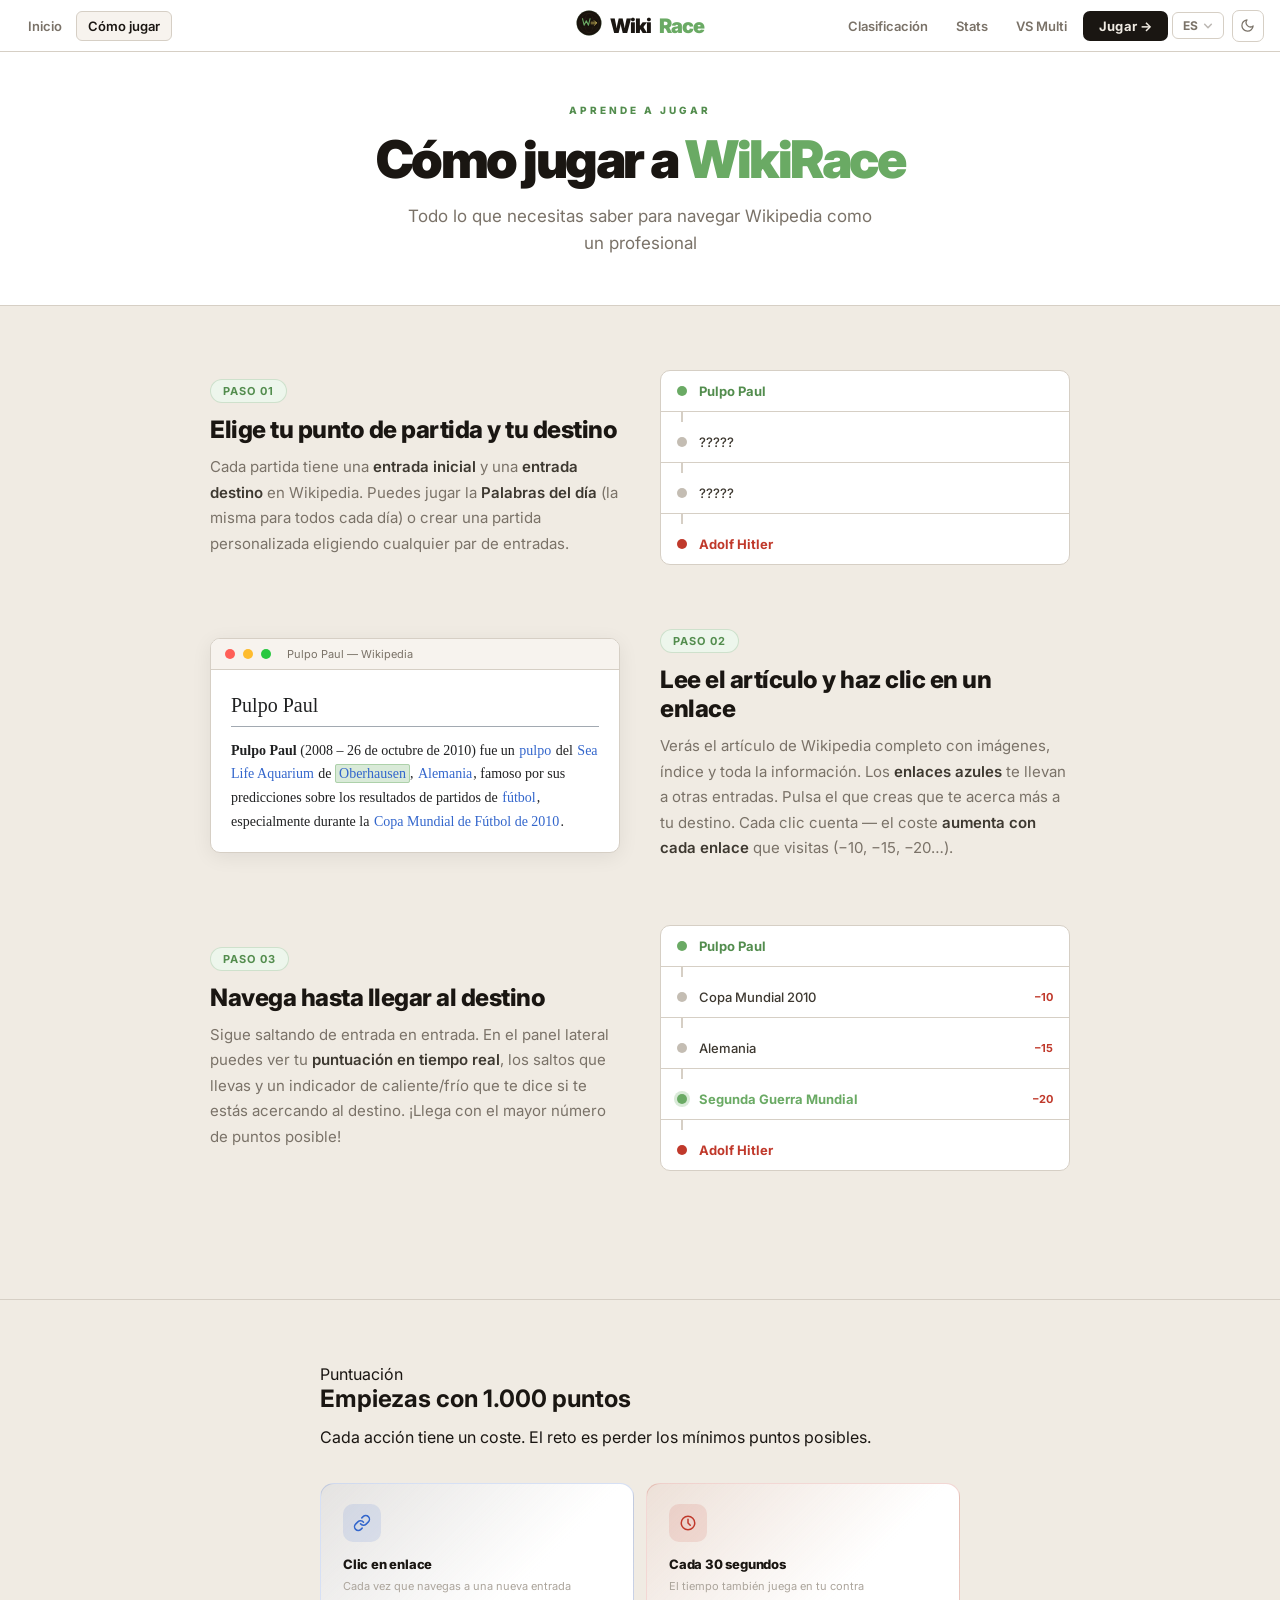
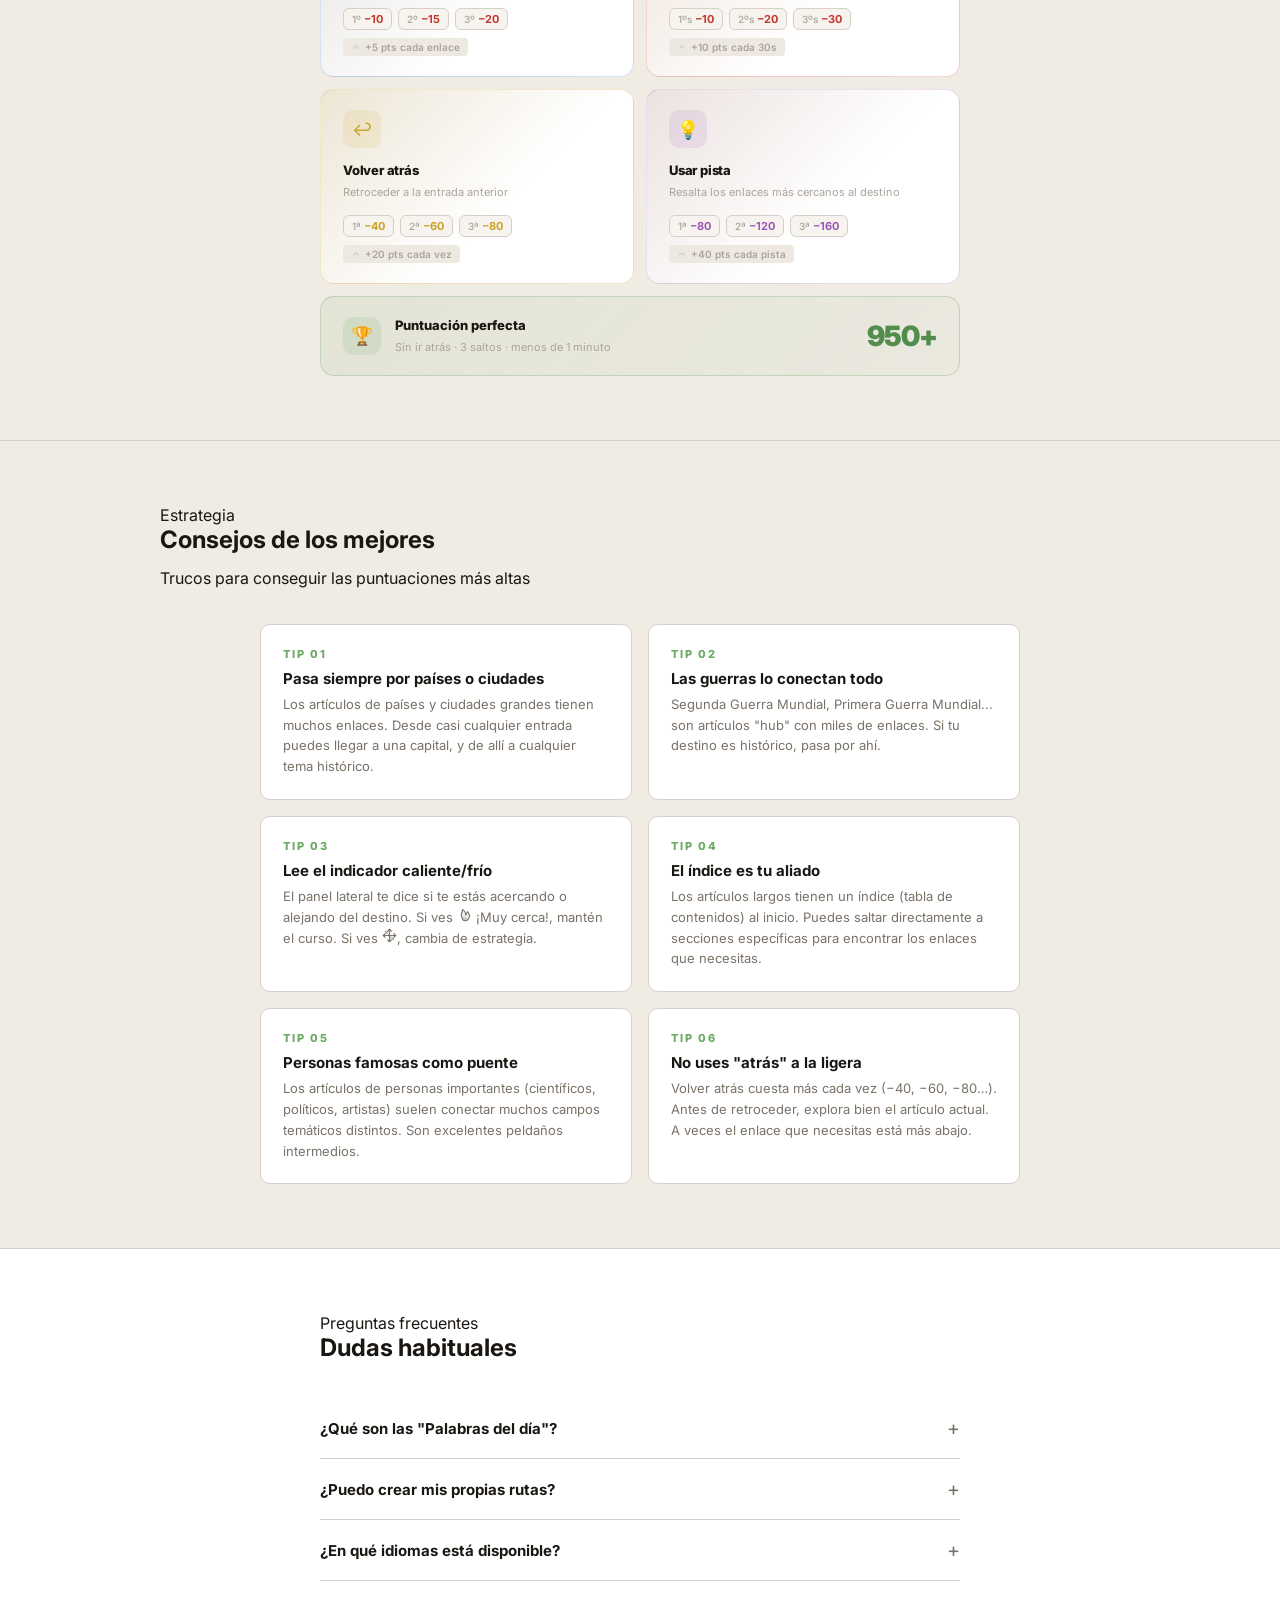
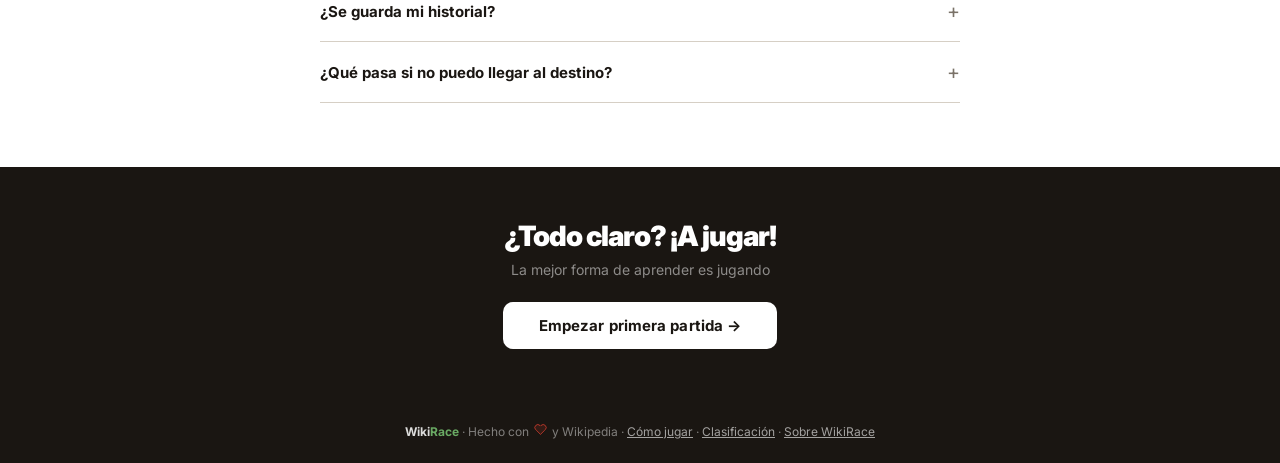
<file: howtoplay.html>
<!DOCTYPE html>
<html lang="es">
<head>
<meta charset="UTF-8">
<meta name="viewport" content="width=device-width,initial-scale=1">
<title>WikiRace — Cómo jugar</title>
<link rel="stylesheet" href="shared.css">
<style>
body{background:var(--bg)}
.page-hero{background:var(--surface);border-bottom:1px solid var(--border);padding:clamp(32px,6vw,52px) 16px 48px;text-align:center}
.page-eyebrow{font-size:10px;font-weight:800;letter-spacing:3px;text-transform:uppercase;color:var(--green);margin-bottom:12px}
.page-title{font-size:clamp(32px,6vw,52px);font-weight:900;letter-spacing:-2.5px;color:var(--ink);margin-bottom:12px}
.page-title em{color:var(--green2);font-style:normal}
.page-sub{font-size:17px;color:var(--ink3);max-width:480px;margin:0 auto;line-height:1.6}

/* STEPS */
.steps-section{padding:clamp(36px,7vw,64px) clamp(16px,4vw,24px)}
.step-row{display:grid;grid-template-columns:1fr 1fr;gap:clamp(20px,4vw,40px);align-items:center;max-width:860px;margin:0 auto clamp(40px,6vw,64px)}
.step-row.reverse{direction:rtl}
.step-row.reverse>*{direction:ltr}
@media(max-width:680px){.step-row,.step-row.reverse{grid-template-columns:1fr;direction:ltr}}
.step-num-big{font-size:80px;font-weight:900;color:var(--surface3);line-height:1;letter-spacing:-4px}
.step-text-block{}
.step-tag{display:inline-flex;align-items:center;gap:6px;background:var(--green-bg);color:var(--green);border:1px solid rgba(83,141,78,.2);border-radius:99px;padding:4px 12px;font-size:11px;font-weight:700;letter-spacing:1px;text-transform:uppercase;margin-bottom:12px}
.step-h{font-size:24px;font-weight:800;color:var(--ink);letter-spacing:-.5px;margin-bottom:10px}
.step-p{font-size:15px;color:var(--ink3);line-height:1.7}
.step-p strong{color:var(--ink2);font-weight:600}

/* WIKI PREVIEW */
.wiki-preview{background:var(--surface);border:1px solid var(--border);border-radius:10px;overflow:hidden;font-family:'Linux Libertine','Georgia',serif;box-shadow:0 4px 20px rgba(0,0,0,.07)}
.wp-bar{background:var(--surface2);border-bottom:1px solid var(--border);padding:8px 14px;font-family:var(--font);font-size:12px;color:var(--ink3);display:flex;align-items:center;gap:8px}
.wp-dot{width:10px;height:10px;border-radius:50%}
.wp-content{padding:18px 20px;font-size:14px;line-height:1.7;color:#202122}
.wp-title{font-size:20px;font-weight:400;border-bottom:1px solid #a2a9b1;padding-bottom:4px;margin-bottom:12px}
.wp-link{color:#3366cc;text-decoration:none;cursor:pointer;padding:0 1px;border-radius:2px;transition:background .1s}
.wp-link:hover{background:rgba(51,102,204,.1);text-decoration:underline}
.wp-link.highlighted{background:rgba(106,170,100,.25);border:1px solid rgba(106,170,100,.4);border-radius:2px;padding:1px 3px}

/* PATH VISUAL */
.path-visual{display:flex;flex-direction:column;gap:0;background:var(--surface);border:1px solid var(--border);border-radius:10px;overflow:hidden}
.pv-item{display:flex;align-items:center;gap:12px;padding:12px 16px;border-bottom:1px solid var(--border)}
.pv-item:last-child{border-bottom:none}
.pv-dot{width:10px;height:10px;border-radius:50%;flex-shrink:0}
.pv-dot-start{background:var(--green2)}
.pv-dot-mid{background:var(--border2)}
.pv-dot-end{background:var(--red)}
.pv-dot-cur{background:var(--green2);box-shadow:0 0 0 3px rgba(106,170,100,.25)}
.pv-name{font-size:13px;font-weight:500;color:var(--ink2)}
.pv-name.start{color:var(--green);font-weight:700}
.pv-name.end{color:var(--red);font-weight:700}
.pv-conn{width:2px;height:10px;background:var(--border);margin-left:4px}
.pv-pts{margin-left:auto;font-size:11px;font-weight:700;color:var(--red)}

/* SCORING TABLE */
.scoring-section{background:var(--bg);border-top:1px solid var(--border);border-bottom:1px solid var(--border);padding:clamp(36px,7vw,64px) clamp(16px,4vw,24px)}
.score-cards{max-width:640px;margin:0 auto;display:grid;grid-template-columns:1fr 1fr;gap:12px}
@media(max-width:560px){.score-cards{grid-template-columns:1fr}}
.sc-card{position:relative;border-radius:14px;padding:20px 22px;overflow:hidden;border:1px solid var(--border);background:var(--surface);transition:transform .18s,box-shadow .18s}
.sc-card:hover{transform:translateY(-2px);box-shadow:0 8px 28px rgba(0,0,0,.09)}
.sc-card.c-link{border-color:rgba(51,102,204,.2);background:linear-gradient(135deg,rgba(51,102,204,.06) 0%,var(--surface) 60%)}
.sc-card.c-time{border-color:rgba(192,57,43,.2);background:linear-gradient(135deg,rgba(192,57,43,.06) 0%,var(--surface) 60%)}
.sc-card.c-back{border-color:rgba(201,162,39,.25);background:linear-gradient(135deg,rgba(201,162,39,.07) 0%,var(--surface) 60%)}
.sc-card.c-hint{border-color:rgba(155,89,182,.2);background:linear-gradient(135deg,rgba(155,89,182,.06) 0%,var(--surface) 60%)}
.sc-card.c-perfect{grid-column:1/-1;border-color:rgba(106,170,100,.3);background:linear-gradient(135deg,rgba(106,170,100,.1) 0%,rgba(106,170,100,.03) 100%)}
.sc-card-icon{width:38px;height:38px;border-radius:10px;display:flex;align-items:center;justify-content:center;margin-bottom:14px;font-size:18px}
.c-link .sc-card-icon{background:rgba(51,102,204,.12);color:#3366cc}
.c-time .sc-card-icon{background:rgba(192,57,43,.12);color:var(--red)}
.c-back .sc-card-icon{background:rgba(201,162,39,.12);color:#c9a227}
.c-hint .sc-card-icon{background:rgba(155,89,182,.12);color:#9b59b6}
.c-perfect .sc-card-icon{background:rgba(106,170,100,.15);color:var(--green)}
.sc-card-label{font-size:13px;font-weight:800;color:var(--ink);letter-spacing:-.2px;margin-bottom:6px}
.sc-card-desc{font-size:11px;color:var(--ink4);line-height:1.5;margin-bottom:14px}
.sc-steps{display:flex;gap:6px;flex-wrap:wrap}
.sc-step{display:inline-flex;align-items:center;gap:3px;background:var(--surface2);border:1px solid var(--border);border-radius:6px;padding:3px 8px;font-size:11px;font-weight:700;color:var(--ink3)}
.sc-step .sc-num{font-size:10px;color:var(--ink4);font-weight:500}
.sc-step .sc-val{color:var(--red)}
.c-back .sc-step .sc-val{color:#c9a227}
.c-hint .sc-step .sc-val{color:#9b59b6}
.sc-escalate{display:inline-flex;align-items:center;gap:4px;margin-top:8px;font-size:10px;font-weight:600;color:var(--ink4);background:var(--surface3);border-radius:4px;padding:3px 8px}
.sc-escalate svg{opacity:.5}
.sc-perfect-row{display:flex;align-items:center;justify-content:space-between;gap:16px}
.sc-perfect-left{display:flex;align-items:center;gap:14px}
.sc-perfect-badge{font-size:28px;font-weight:900;color:var(--green);letter-spacing:-1px;flex-shrink:0}
.sc-perfect-text strong{font-size:13px;font-weight:800;color:var(--ink);display:block;margin-bottom:2px}
.sc-perfect-text span{font-size:11px;color:var(--ink4)}

/* TIPS */
.tips-section{padding:clamp(36px,7vw,64px) clamp(16px,4vw,24px)}
.tips-grid{display:grid;grid-template-columns:repeat(2,1fr);gap:16px;max-width:760px;margin:0 auto}
@media(max-width:580px){.tips-grid{grid-template-columns:1fr}}
.tip-card{background:var(--surface);border:1px solid var(--border);border-radius:10px;padding:22px;transition:all .14s}
.tip-card:hover{border-color:var(--green2);transform:translateY(-1px)}
.tip-num{font-size:11px;font-weight:800;letter-spacing:2px;color:var(--green2);margin-bottom:8px}
.tip-title{font-size:15px;font-weight:700;color:var(--ink);margin-bottom:6px}
.tip-desc{font-size:13px;color:var(--ink3);line-height:1.6}

/* FAQ */
.faq-section{background:var(--surface);border-top:1px solid var(--border);padding:clamp(36px,7vw,64px) clamp(16px,4vw,24px)}
.faq-list{max-width:640px;margin:0 auto;display:flex;flex-direction:column;gap:0}
.faq-item{border-bottom:1px solid var(--border)}
.faq-q{padding:18px 0;font-size:15px;font-weight:700;color:var(--ink);cursor:pointer;display:flex;justify-content:space-between;align-items:center;gap:12px;user-select:none}
.faq-q::after{content:'+';font-size:20px;font-weight:400;color:var(--ink3);flex-shrink:0;transition:transform .2s}
.faq-item.open .faq-q::after{transform:rotate(45deg)}
.faq-a{font-size:14px;color:var(--ink3);line-height:1.7;max-height:0;overflow:hidden;transition:max-height .3s ease,padding .3s ease}
.faq-item.open .faq-a{max-height:200px;padding-bottom:16px}

/* CTA */
.cta-bottom{background:var(--ink);padding:52px 24px;text-align:center}
.cta-bottom h2{font-size:28px;font-weight:900;color:#fff;letter-spacing:-1px;margin-bottom:8px}
.cta-bottom p{color:rgba(255,255,255,.5);font-size:14px;margin-bottom:24px}
</style>
</head>
<body>
<nav class="site-nav nav-centered">
  <div class="nav-left">
    <a href="index.html" class="nav-link" data-i18n="nav.home">Inicio</a>
    <a href="howtoplay.html" class="nav-link active" data-i18n="nav.howto">C&oacute;mo jugar</a>
    </div>
  <a href="index.html" class="nav-logo">
    <span class="nav-logo-icon" data-size="26"></span>Wiki<em>Race</em>
  </a>
  <div class="nav-right nav-desktop-cta">
    <a href="leaderboard.html" class="nav-link" data-i18n="nav.leaderboard">Clasificaci&oacute;n</a>
    <a href="stats.html" class="nav-link" data-i18n="nav.stats">Stats</a>
    <a href="multi.html" class="nav-link" data-i18n="nav.multi">VS Multi</a>
    <a href="game.html" class="nav-cta" data-i18n="nav.play">Jugar &#x2192;</a>
    <div class="lang-dd-wrap"><button class="lang-toggle" onclick="toggleLangDD(this)"><span class="lang-toggle-lbl">ES</span><svg width="10" height="10" viewBox="0 0 12 12" fill="none" style="opacity:.5"><path d="M2 4l4 4 4-4" stroke="currentColor" stroke-width="1.8" stroke-linecap="round" stroke-linejoin="round"/></svg></button><div class="lang-dd"><button onclick="setLang('es')" data-lang="es"><span class="lang-dd-code es">ES</span>Espa&ntilde;ol</button><button onclick="setLang('en')" data-lang="en"><span class="lang-dd-code en">EN</span>English</button><button onclick="setLang('eu')" data-lang="eu"><span class="lang-dd-code eu">EU</span>Euskera</button><button onclick="setLang('ca')" data-lang="ca"><span class="lang-dd-code ca">Catal&agrave;</button></div></div>
    <button class="nav-dark-toggle" title="Modo oscuro"></button>
  </div>
  <button class="nav-hamburger" aria-label="Men&uacute;"></button>
</nav>
<div class="nav-overlay"></div>
<div class="nav-drawer">
  <a href="index.html" class="nav-link" data-i18n="nav.home">Inicio</a>
  <a href="howtoplay.html" class="nav-link active" data-i18n="nav.howto">Cómo jugar</a>
  <a href="leaderboard.html" class="nav-link" data-i18n="nav.leaderboard">Clasificación</a>
  <a href="stats.html" class="nav-link" data-i18n="nav.stats">Stats</a>
  <a href="multi.html" class="nav-link" data-i18n="nav.multi">VS Multi</a>
  <a href="about.html" class="nav-link" data-i18n="nav.about">Acerca de</a>
  <a href="game.html" class="nav-cta btn-block" data-i18n="nav.play">Jugar &#x2192;</a>
  <button class="nav-drawer-dm"><span class="dm-label">Modo oscuro</span><span class="dm-icon"></span></button>
  <div style="display:flex;gap:6px;flex-wrap:wrap;padding:10px 0;border-top:1px solid var(--border)"><button onclick="setLang('es')" style="flex:1;padding:8px 4px;border:1px solid var(--border);border-radius:6px;font-family:var(--font);font-size:12px;font-weight:800;cursor:pointer;background:none;color:var(--red)">ES</button><button onclick="setLang('en')" style="flex:1;padding:8px 4px;border:1px solid var(--border);border-radius:6px;font-family:var(--font);font-size:12px;font-weight:800;cursor:pointer;background:none;color:#1d4ed8">EN</button><button onclick="setLang('eu')" style="flex:1;padding:8px 4px;border:1px solid var(--border);border-radius:6px;font-family:var(--font);font-size:12px;font-weight:800;cursor:pointer;background:none;color:var(--green)">EU</button><button onclick="setLang('ca')" style="flex:1;padding:8px 4px;border:1px solid var(--border);border-radius:6px;font-family:var(--font);font-size:12px;font-weight:800;cursor:pointer;background:none;color:var(--yellow)">CA</button></div>
</div>
</div>
<div class="page-hero">
  <div class="page-eyebrow">Aprende a jugar</div>
  <h1 class="page-title">Cómo jugar a <em>WikiRace</em></h1>
  <p class="page-sub">Todo lo que necesitas saber para navegar Wikipedia como un profesional</p>
</div>

<!-- STEPS -->
<section class="steps-section">
  <div class="container">

    <!-- STEP 1 -->
    <div class="step-row">
      <div class="step-text-block">
        <div class="step-tag">Paso 01</div>
        <h2 class="step-h">Elige tu punto de partida y tu destino</h2>
        <p class="step-p">
          Cada partida tiene una <strong>entrada inicial</strong> y una <strong>entrada destino</strong> en Wikipedia.
          Puedes jugar la <strong>Palabras del día</strong> (la misma para todos cada día) o crear una
          partida personalizada eligiendo cualquier par de entradas.
        </p>
      </div>
      <div>
        <div class="path-visual">
          <div class="pv-item"><div class="pv-dot pv-dot-start"></div><span class="pv-name start">Pulpo Paul</span></div>
          <div class="pv-conn" style="margin-left:20px"></div>
          <div class="pv-item"><div class="pv-dot pv-dot-mid"></div><span class="pv-name">?????</span></div>
          <div class="pv-conn" style="margin-left:20px"></div>
          <div class="pv-item"><div class="pv-dot pv-dot-mid"></div><span class="pv-name">?????</span></div>
          <div class="pv-conn" style="margin-left:20px"></div>
          <div class="pv-item"><div class="pv-dot pv-dot-end"></div><span class="pv-name end">Adolf Hitler</span></div>
        </div>
      </div>
    </div>

    <!-- STEP 2 -->
    <div class="step-row reverse">
      <div class="step-text-block">
        <div class="step-tag">Paso 02</div>
        <h2 class="step-h">Lee el artículo y haz clic en un enlace</h2>
        <p class="step-p">
          Verás el artículo de Wikipedia completo con imágenes, índice y toda la información.
          Los <strong>enlaces azules</strong> te llevan a otras entradas. Pulsa el que creas que te
          acerca más a tu destino. Cada clic cuenta — el coste <strong>aumenta con cada enlace</strong> que visitas (−10, −15, −20…).
        </p>
      </div>
      <div class="wiki-preview">
        <div class="wp-bar">
          <div class="wp-dot" style="background:#ff5f57"></div>
          <div class="wp-dot" style="background:#febc2e"></div>
          <div class="wp-dot" style="background:#28c840"></div>
          <span style="margin-left:8px;font-size:11px">Pulpo Paul — Wikipedia</span>
        </div>
        <div class="wp-content">
          <div class="wp-title">Pulpo Paul</div>
          <p><strong>Pulpo Paul</strong> (2008 – 26 de octubre de 2010) fue un <a class="wp-link">pulpo</a> del
          <a class="wp-link">Sea Life Aquarium</a> de <a class="wp-link highlighted">Oberhausen</a>,
          <a class="wp-link">Alemania</a>, famoso por sus predicciones sobre los resultados de
          partidos de <a class="wp-link">fútbol</a>, especialmente durante la
          <a class="wp-link">Copa Mundial de Fútbol de 2010</a>.</p>
        </div>
      </div>
    </div>

    <!-- STEP 3 -->
    <div class="step-row">
      <div class="step-text-block">
        <div class="step-tag">Paso 03</div>
        <h2 class="step-h">Navega hasta llegar al destino</h2>
        <p class="step-p">
          Sigue saltando de entrada en entrada. En el panel lateral puedes ver tu <strong>puntuación en tiempo real</strong>,
          los saltos que llevas y un indicador de caliente/frío que te dice si te estás
          acercando al destino. ¡Llega con el mayor número de puntos posible!
        </p>
      </div>
      <div class="path-visual">
        <div class="pv-item"><div class="pv-dot pv-dot-start"></div><span class="pv-name start">Pulpo Paul</span></div>
        <div class="pv-conn" style="margin-left:20px"></div>
        <div class="pv-item"><div class="pv-dot pv-dot-mid"></div><span class="pv-name">Copa Mundial 2010</span><span class="pv-pts">−10</span></div>
        <div class="pv-conn" style="margin-left:20px"></div>
        <div class="pv-item"><div class="pv-dot pv-dot-mid"></div><span class="pv-name">Alemania</span><span class="pv-pts">−15</span></div>
        <div class="pv-conn" style="margin-left:20px"></div>
        <div class="pv-item"><div class="pv-dot pv-dot-cur"></div><span class="pv-name" style="color:var(--green2);font-weight:700">Segunda Guerra Mundial</span><span class="pv-pts">−20</span></div>
        <div class="pv-conn" style="margin-left:20px"></div>
        <div class="pv-item"><div class="pv-dot pv-dot-end"></div><span class="pv-name end">Adolf Hitler</span></div>
      </div>
    </div>

  </div>
</section>

<!-- SCORING -->
<section class="scoring-section">
  <div class="container-sm">
    <div class="section-eyebrow">Puntuación</div>
    <h2 class="section-title" style="margin-bottom:14px">Empiezas con 1.000 puntos</h2>
    <p class="section-desc" style="margin-bottom:36px">Cada acción tiene un coste. El reto es perder los mínimos puntos posibles.</p>
    <div class="score-cards">

      <!-- ENLACES -->
      <div class="sc-card c-link">
        <div class="sc-card-icon">
          <svg width="18" height="18" viewBox="0 0 24 24" fill="none"><path d="M10 13a5 5 0 007.54.54l3-3a5 5 0 00-7.07-7.07l-1.72 1.71" stroke="currentColor" stroke-width="2" stroke-linecap="round" stroke-linejoin="round"/><path d="M14 11a5 5 0 00-7.54-.54l-3 3a5 5 0 007.07 7.07l1.71-1.71" stroke="currentColor" stroke-width="2" stroke-linecap="round" stroke-linejoin="round"/></svg>
        </div>
        <div class="sc-card-label">Clic en enlace</div>
        <div class="sc-card-desc">Cada vez que navegas a una nueva entrada</div>
        <div class="sc-steps">
          <div class="sc-step"><span class="sc-num">1º</span><span class="sc-val">−10</span></div>
          <div class="sc-step"><span class="sc-num">2º</span><span class="sc-val">−15</span></div>
          <div class="sc-step"><span class="sc-num">3º</span><span class="sc-val">−20</span></div>
        </div>
        <div class="sc-escalate"><svg width="10" height="10" viewBox="0 0 24 24" fill="none"><path d="M18 15l-6-6-6 6" stroke="currentColor" stroke-width="2.5" stroke-linecap="round" stroke-linejoin="round"/></svg>+5 pts cada enlace</div>
      </div>

      <!-- TIEMPO -->
      <div class="sc-card c-time">
        <div class="sc-card-icon">
          <svg width="18" height="18" viewBox="0 0 24 24" fill="none"><circle cx="12" cy="12" r="9" stroke="currentColor" stroke-width="2"/><path d="M12 7v5l3 3" stroke="currentColor" stroke-width="2" stroke-linecap="round" stroke-linejoin="round"/></svg>
        </div>
        <div class="sc-card-label">Cada 30 segundos</div>
        <div class="sc-card-desc">El tiempo también juega en tu contra</div>
        <div class="sc-steps">
          <div class="sc-step"><span class="sc-num">1ºs</span><span class="sc-val">−10</span></div>
          <div class="sc-step"><span class="sc-num">2ºs</span><span class="sc-val">−20</span></div>
          <div class="sc-step"><span class="sc-num">3ºs</span><span class="sc-val">−30</span></div>
        </div>
        <div class="sc-escalate"><svg width="10" height="10" viewBox="0 0 24 24" fill="none"><path d="M18 15l-6-6-6 6" stroke="currentColor" stroke-width="2.5" stroke-linecap="round" stroke-linejoin="round"/></svg>+10 pts cada 30s</div>
      </div>

      <!-- VOLVER ATRÁS -->
      <div class="sc-card c-back">
        <div class="sc-card-icon">↩</div>
        <div class="sc-card-label">Volver atrás</div>
        <div class="sc-card-desc">Retroceder a la entrada anterior</div>
        <div class="sc-steps">
          <div class="sc-step"><span class="sc-num">1ª</span><span class="sc-val">−40</span></div>
          <div class="sc-step"><span class="sc-num">2ª</span><span class="sc-val">−60</span></div>
          <div class="sc-step"><span class="sc-num">3ª</span><span class="sc-val">−80</span></div>
        </div>
        <div class="sc-escalate"><svg width="10" height="10" viewBox="0 0 24 24" fill="none"><path d="M18 15l-6-6-6 6" stroke="currentColor" stroke-width="2.5" stroke-linecap="round" stroke-linejoin="round"/></svg>+20 pts cada vez</div>
      </div>

      <!-- PISTA -->
      <div class="sc-card c-hint">
        <div class="sc-card-icon">💡</div>
        <div class="sc-card-label">Usar pista</div>
        <div class="sc-card-desc">Resalta los enlaces más cercanos al destino</div>
        <div class="sc-steps">
          <div class="sc-step"><span class="sc-num">1ª</span><span class="sc-val">−80</span></div>
          <div class="sc-step"><span class="sc-num">2ª</span><span class="sc-val">−120</span></div>
          <div class="sc-step"><span class="sc-num">3ª</span><span class="sc-val">−160</span></div>
        </div>
        <div class="sc-escalate"><svg width="10" height="10" viewBox="0 0 24 24" fill="none"><path d="M18 15l-6-6-6 6" stroke="currentColor" stroke-width="2.5" stroke-linecap="round" stroke-linejoin="round"/></svg>+40 pts cada pista</div>
      </div>

      <!-- PUNTUACIÓN PERFECTA -->
      <div class="sc-card c-perfect">
        <div class="sc-perfect-row">
          <div class="sc-perfect-left">
            <div class="sc-card-icon" style="margin-bottom:0">🏆</div>
            <div class="sc-perfect-text">
              <strong>Puntuación perfecta</strong>
              <span>Sin ir atrás · 3 saltos · menos de 1 minuto</span>
            </div>
          </div>
          <div class="sc-perfect-badge">950+</div>
        </div>
      </div>

    </div>
  </div>
</section>

<!-- TIPS -->
<section class="tips-section">
  <div class="container">
    <div class="section-eyebrow">Estrategia</div>
    <h2 class="section-title" style="margin-bottom:14px">Consejos de los mejores</h2>
    <p class="section-desc" style="margin-bottom:36px">Trucos para conseguir las puntuaciones más altas</p>
    <div class="tips-grid">
      <div class="tip-card">
        <div class="tip-num">TIP 01</div>
        <div class="tip-title">Pasa siempre por países o ciudades</div>
        <p class="tip-desc">Los artículos de países y ciudades grandes tienen muchos enlaces. Desde casi cualquier entrada puedes llegar a una capital, y de allí a cualquier tema histórico.</p>
      </div>
      <div class="tip-card">
        <div class="tip-num">TIP 02</div>
        <div class="tip-title">Las guerras lo conectan todo</div>
        <p class="tip-desc">Segunda Guerra Mundial, Primera Guerra Mundial... son artículos "hub" con miles de enlaces. Si tu destino es histórico, pasa por ahí.</p>
      </div>
      <div class="tip-card">
        <div class="tip-num">TIP 03</div>
        <div class="tip-title">Lee el indicador caliente/frío</div>
        <p class="tip-desc">El panel lateral te dice si te estás acercando o alejando del destino. Si ves <span style="display:inline-flex;align-items:center;flex-shrink:0;"><svg width="15" height="15" viewBox="0 0 24 24" fill="none" xmlns="http://www.w3.org/2000/svg" ><path d="M12 22c4.4 0 8-3 8-7.5 0-3-2-5.5-3-7C16 10 14 11 14 13c0-4-3-8-5-9 0 3-2 5-2 8.5C7 17 9.6 22 12 22z" stroke="currentColor" stroke-width="1.8" stroke-linejoin="round" fill="currentColor" opacity=".1"/><path d="M12 22c4.4 0 8-3 8-7.5 0-3-2-5.5-3-7C16 10 14 11 14 13c0-4-3-8-5-9 0 3-2 5-2 8.5C7 17 9.6 22 12 22z" stroke="currentColor" stroke-width="1.8" stroke-linejoin="round"/><path d="M12 22c2.2 0 4-1.5 4-3.5C16 17 15 16 14.5 15c-.5 1-1.5 1.5-2.5 1.5S10 16 9.5 15C9 16 8 17 8 18.5c0 2 1.8 3.5 4 3.5z" fill="currentColor" opacity=".3"/></svg></span> ¡Muy cerca!, mantén el curso. Si ves <span style="display:inline-flex;align-items:center;flex-shrink:0;"><svg width="15" height="15" viewBox="0 0 24 24" fill="none" xmlns="http://www.w3.org/2000/svg" ><path d="M12 2v20M12 2l-3 3M12 2l3 3M12 22l-3-3M12 22l3-3" stroke="currentColor" stroke-width="1.8" stroke-linecap="round"/><path d="M2 12h20M2 12l3-3M2 12l3 3M22 12l-3-3M22 12l-3 3" stroke="currentColor" stroke-width="1.8" stroke-linecap="round"/><path d="M5.6 5.6l12.8 12.8M5.6 5.6l1 3.8M5.6 5.6l3.8 1M18.4 18.4l-1-3.8M18.4 18.4l-3.8-1" stroke="currentColor" stroke-width="1.5" stroke-linecap="round" opacity=".6"/></svg></span>, cambia de estrategia.</p>
      </div>
      <div class="tip-card">
        <div class="tip-num">TIP 04</div>
        <div class="tip-title">El índice es tu aliado</div>
        <p class="tip-desc">Los artículos largos tienen un índice (tabla de contenidos) al inicio. Puedes saltar directamente a secciones específicas para encontrar los enlaces que necesitas.</p>
      </div>
      <div class="tip-card">
        <div class="tip-num">TIP 05</div>
        <div class="tip-title">Personas famosas como puente</div>
        <p class="tip-desc">Los artículos de personas importantes (científicos, políticos, artistas) suelen conectar muchos campos temáticos distintos. Son excelentes peldaños intermedios.</p>
      </div>
      <div class="tip-card">
        <div class="tip-num">TIP 06</div>
        <div class="tip-title">No uses "atrás" a la ligera</div>
        <p class="tip-desc">Volver atrás cuesta más cada vez (−40, −60, −80…). Antes de retroceder, explora bien el artículo actual. A veces el enlace que necesitas está más abajo.</p>
      </div>
    </div>
  </div>
</section>

<!-- FAQ -->
<section class="faq-section">
  <div class="container-sm">
    <div class="section-eyebrow">Preguntas frecuentes</div>
    <h2 class="section-title" style="margin-bottom:36px">Dudas habituales</h2>
    <div class="faq-list">
      <div class="faq-item">
        <div class="faq-q" onclick="toggleFaq(this)">¿Qué son las "Palabras del día"?</div>
        <div class="faq-a">Cada día hay un par de entradas fijo que es igual para todos los jugadores. Si juegas la partida del día podrás comparar tu puntuación con la de otros jugadores en el mismo reto. Se renueva a medianoche.</div>
      </div>
      <div class="faq-item">
        <div class="faq-q" onclick="toggleFaq(this)">¿Puedo crear mis propias rutas?</div>
        <div class="faq-a">Sí, con la partida personalizada puedes buscar cualquier entrada de Wikipedia como punto de partida y cualquier otra como destino. El autocomplete te ayuda a encontrar las entradas exactas.</div>
      </div>
      <div class="faq-item">
        <div class="faq-q" onclick="toggleFaq(this)">¿En qué idiomas está disponible?</div>
        <div class="faq-a">WikiRace está disponible en español, inglés, euskera y catalán. Puedes cambiar el idioma antes de empezar una partida, lo que cambia también la versión de Wikipedia que se usa.</div>
      </div>
      <div class="faq-item">
        <div class="faq-q" onclick="toggleFaq(this)">¿Se guarda mi historial?</div>
        <div class="faq-a">Tus partidas y puntuaciones se guardan localmente en tu navegador. Puedes ver tu historial y tu mejor puntuación en la página de clasificación.</div>
      </div>
      <div class="faq-item">
        <div class="faq-q" onclick="toggleFaq(this)">¿Qué pasa si no puedo llegar al destino?</div>
        <div class="faq-a">Puedes rendirte en cualquier momento. Se registrará tu puntuación hasta ese punto y podrás ver la ruta que llevabas. No hay penalización por rendirse, simplemente termina la partida.</div>
      </div>
    </div>
  </div>
</section>

<!-- CTA -->
<div class="cta-bottom">
  <h2>¿Todo claro? ¡A jugar!</h2>
  <p>La mejor forma de aprender es jugando</p>
  <button class="btn-cta-white btn btn-lg" onclick="location.href='game.html'" style="background:#fff;color:var(--ink);border:none;padding:14px 36px;font-size:15px;font-weight:700;border-radius:10px;cursor:pointer;font-family:var(--font)">Empezar primera partida →</button>
</div>

<footer class="site-footer">
  <strong>Wiki<em style="color:var(--green2);font-style:normal">Race</em></strong> · Hecho con <span style="display:inline-flex;align-items:center;flex-shrink:0;color:#c0392b;margin:0 2px"><svg width="13" height="13" viewBox="0 0 24 24" fill="none" xmlns="http://www.w3.org/2000/svg" ><path d="M20.8 4.6a5.5 5.5 0 00-7.8 0L12 5.7l-1-1.1a5.5 5.5 0 00-7.8 7.8l1.1 1L12 21l7.7-7.6 1.1-1.1a5.5 5.5 0 000-7.7z" stroke="currentColor" stroke-width="1.6" fill="currentColor" opacity=".15"/><path d="M20.8 4.6a5.5 5.5 0 00-7.8 0L12 5.7l-1-1.1a5.5 5.5 0 00-7.8 7.8l1.1 1L12 21l7.7-7.6 1.1-1.1a5.5 5.5 0 000-7.7z" stroke="currentColor" stroke-width="1.6"/></svg></span> y Wikipedia ·
  <a href="howtoplay.html">Cómo jugar</a> ·
  <a href="leaderboard.html">Clasificación</a> ·
  <a href="about.html">Sobre WikiRace</a>
</footer>

<script src="shared.js"></script>
<script>
function toggleFaq(el){
  var item=el.parentElement;
  var wasOpen=item.classList.contains('open');
  document.querySelectorAll('.faq-item').forEach(function(i){i.classList.remove('open');});
  if(!wasOpen) item.classList.add('open');
}
</script>
</body>
</html>
</file>
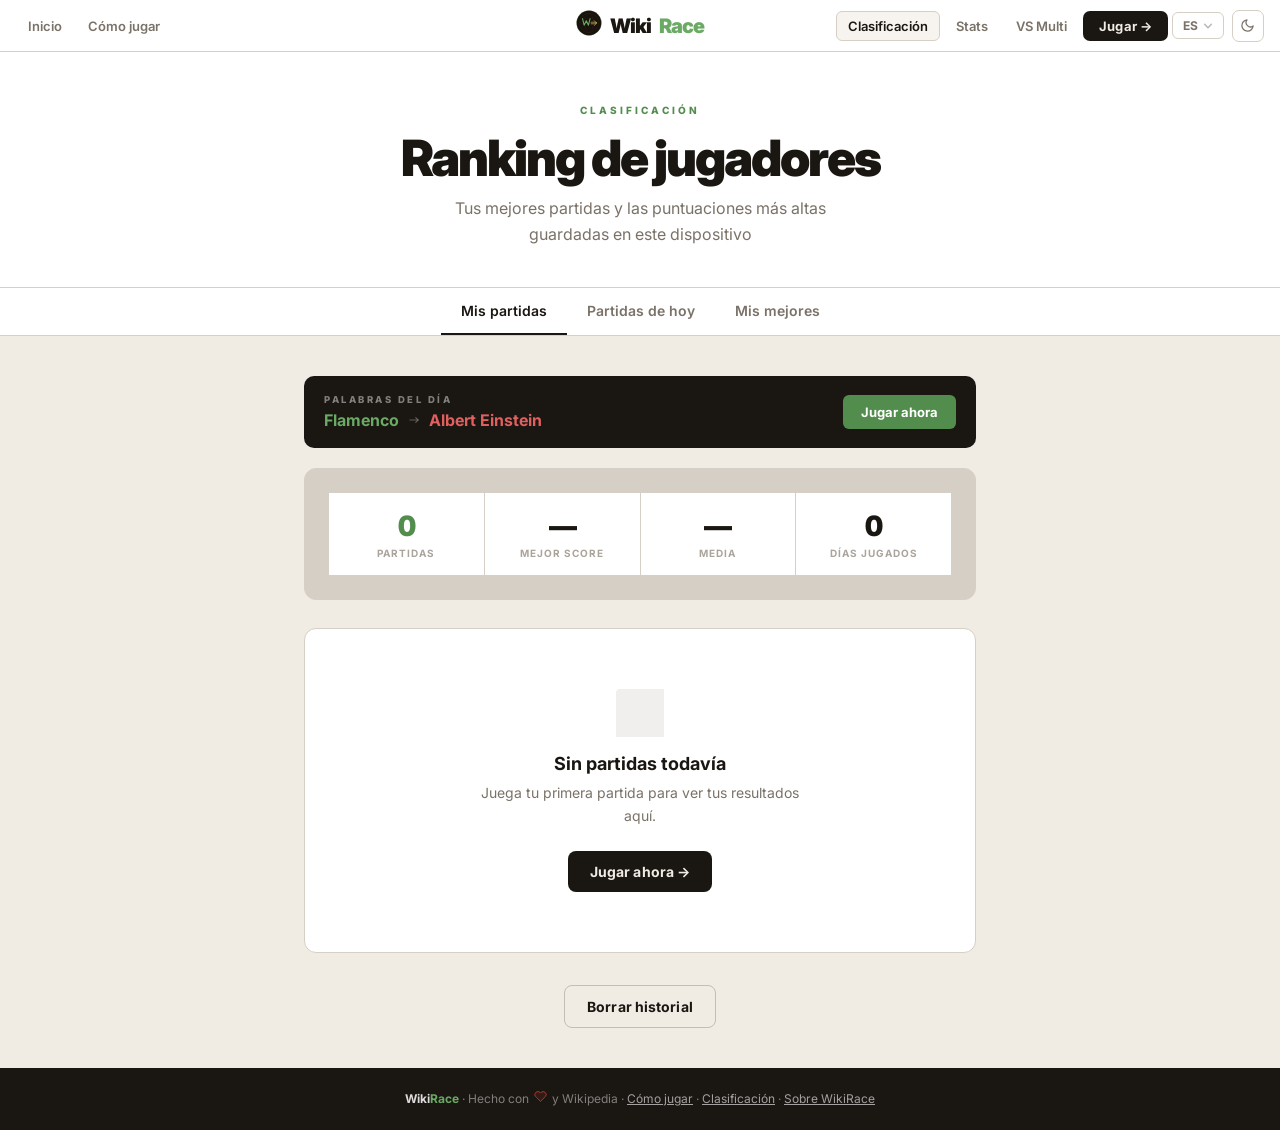
<file: leaderboard.html>
<!DOCTYPE html>
<html lang="es">
<head>
<meta charset="UTF-8">
<meta name="viewport" content="width=device-width,initial-scale=1">
<title>WikiRace — Clasificación</title>
<link rel="stylesheet" href="shared.css">
<style>
body{background:var(--bg)}
.page-hero{background:var(--surface);border-bottom:1px solid var(--border);padding:clamp(32px,6vw,52px) 16px 40px;text-align:center}
.page-eyebrow{font-size:10px;font-weight:800;letter-spacing:3px;text-transform:uppercase;color:var(--green);margin-bottom:12px}
.page-title{font-size:clamp(32px,6vw,50px);font-weight:900;letter-spacing:-2px;color:var(--ink);margin-bottom:8px}
.page-sub{font-size:16px;color:var(--ink3);max-width:440px;margin:0 auto;line-height:1.6}

/* TABS */
.tabs-bar{background:var(--surface);border-bottom:1px solid var(--border);display:flex;justify-content:center;padding:0 24px}
.tab{padding:14px 20px;font-size:14px;font-weight:600;color:var(--ink3);cursor:pointer;border-bottom:2px solid transparent;transition:all .13s;background:none;border-top:none;border-left:none;border-right:none;font-family:var(--font)}
.tab.active{color:var(--ink);border-bottom-color:var(--ink)}
.tab:hover:not(.active){color:var(--ink2)}

/* CONTENT */
.lb-content{padding:40px 24px;max-width:720px;margin:0 auto}

/* MY STATS */
.my-stats{background:var(--surface);border:1px solid var(--border);border-radius:12px;padding:24px;margin-bottom:28px;display:grid;grid-template-columns:repeat(4,1fr);gap:1px;background-color:var(--border)}
.my-stats-inner{background:var(--surface);padding:16px 12px;text-align:center;border-radius:0}
.my-stats{background:var(--border);border-radius:12px;overflow:hidden}
.msi-num{font-size:28px;font-weight:900;color:var(--ink);letter-spacing:-1px;font-variant-numeric:tabular-nums}
.msi-num.green{color:var(--green)}
.msi-lbl{font-size:10px;font-weight:700;text-transform:uppercase;letter-spacing:1px;color:var(--ink4);margin-top:4px}
@media(max-width:500px){.my-stats{grid-template-columns:1fr 1fr}}

/* LEADERBOARD TABLE */
.lb-table{background:var(--surface);border:1px solid var(--border);border-radius:12px;overflow:hidden}
.lb-table-header{display:grid;grid-template-columns:44px 1fr auto auto auto;align-items:center;padding:10px 20px;background:var(--surface2);border-bottom:1px solid var(--border);font-size:10px;font-weight:800;letter-spacing:1.5px;text-transform:uppercase;color:var(--ink4);gap:12px}
.lb-row{display:grid;grid-template-columns:44px 1fr auto auto auto;align-items:center;padding:12px 16px;border-bottom:1px solid var(--border);gap:8px;transition:background .1s}
.lb-row:last-child{border-bottom:none}
.lb-row:hover{background:var(--surface2)}
.lb-row.me{background:var(--green-bg);border-left:3px solid var(--green2)}
@media(max-width:520px){.lb-table-header .lb-hops,.lb-table-header .lb-time,.lb-row .lb-hops,.lb-row .lb-time{display:none}.lb-row,.lb-table-header{grid-template-columns:36px 1fr auto}}
.lb-rank{font-size:15px;font-weight:900;color:var(--ink3);text-align:center;font-variant-numeric:tabular-nums}
.lb-rank.top1{color:#f5b731;font-size:18px}
.lb-rank.top2{color:var(--ink4);font-size:17px}
.lb-rank.top3{color:#c87941;font-size:16px}
.lb-name{font-size:14px;font-weight:600;color:var(--ink)}
.lb-name span{font-size:11px;color:var(--ink4);font-weight:400;display:block;margin-top:2px}
.lb-score{font-size:16px;font-weight:800;color:var(--green);font-variant-numeric:tabular-nums}
.lb-hops{font-size:13px;font-weight:600;color:var(--ink3);text-align:center}
.lb-time{font-size:12px;color:var(--ink4);font-variant-numeric:tabular-nums}

/* EMPTY STATE */
.empty-state{text-align:center;padding:60px 24px;color:var(--ink3)}
.empty-icon{font-size:48px;margin-bottom:16px;opacity:.4}
.empty-title{font-size:18px;font-weight:700;color:var(--ink);margin-bottom:8px}
.empty-desc{font-size:14px;line-height:1.6;max-width:320px;margin:0 auto 24px}

/* TODAY BANNER */
.today-banner{background:var(--ink);color:#fff;border-radius:10px;padding:18px 20px;margin-bottom:20px;display:flex;align-items:center;justify-content:space-between;gap:16px}
.tb-left{}
.tb-label{font-size:9.5px;font-weight:800;letter-spacing:2.5px;text-transform:uppercase;color:rgba(255,255,255,.45);margin-bottom:5px}
.tb-pair{font-size:16px;font-weight:700;display:flex;align-items:center;gap:8px}
.tb-from{color:var(--green2)}.tb-sep{opacity:.3}.tb-to{color:#e06060}
.tb-btn{background:var(--green);color:#fff;border:none;border-radius:6px;padding:9px 18px;font-size:13px;font-weight:700;cursor:pointer;font-family:var(--font);white-space:nowrap;flex-shrink:0;transition:background .13s}
.tb-btn:hover{background:var(--green2)}
</style>
</head>
<body>
<nav class="site-nav nav-centered">
  <div class="nav-left">
    <a href="index.html" class="nav-link" data-i18n="nav.home">Inicio</a>
    <a href="howtoplay.html" class="nav-link" data-i18n="nav.howto">C&oacute;mo jugar</a>
    </div>
  <a href="index.html" class="nav-logo">
    <span class="nav-logo-icon" data-size="26"></span>Wiki<em>Race</em>
  </a>
  <div class="nav-right nav-desktop-cta">
    <a href="leaderboard.html" class="nav-link active" data-i18n="nav.leaderboard">Clasificaci&oacute;n</a>
    <a href="stats.html" class="nav-link" data-i18n="nav.stats">Stats</a>
    <a href="multi.html" class="nav-link" data-i18n="nav.multi">VS Multi</a>
    <a href="game.html" class="nav-cta" data-i18n="nav.play">Jugar &#x2192;</a>
    <div class="lang-dd-wrap"><button class="lang-toggle" onclick="toggleLangDD(this)"><span class="lang-toggle-lbl">ES</span><svg width="10" height="10" viewBox="0 0 12 12" fill="none" style="opacity:.5"><path d="M2 4l4 4 4-4" stroke="currentColor" stroke-width="1.8" stroke-linecap="round" stroke-linejoin="round"/></svg></button><div class="lang-dd"><button onclick="setLang('es')" data-lang="es"><span class="lang-dd-code es">ES</span>Espa&ntilde;ol</button><button onclick="setLang('en')" data-lang="en"><span class="lang-dd-code en">EN</span>English</button><button onclick="setLang('eu')" data-lang="eu"><span class="lang-dd-code eu">EU</span>Euskera</button><button onclick="setLang('ca')" data-lang="ca"><span class="lang-dd-code ca">Catal&agrave;</button></div></div>
    <button class="nav-dark-toggle" title="Modo oscuro"></button>
  </div>
  <button class="nav-hamburger" aria-label="Men&uacute;"></button>
</nav>
<div class="nav-overlay"></div>
<div class="nav-drawer">
  <a href="index.html" class="nav-link" data-i18n="nav.home">Inicio</a>
  <a href="howtoplay.html" class="nav-link" data-i18n="nav.howto">Cómo jugar</a>
  <a href="leaderboard.html" class="nav-link active" data-i18n="nav.leaderboard">Clasificación</a>
  <a href="stats.html" class="nav-link" data-i18n="nav.stats">Stats</a>
  <a href="multi.html" class="nav-link" data-i18n="nav.multi">VS Multi</a>
  <a href="about.html" class="nav-link" data-i18n="nav.about">Acerca de</a>
  <a href="game.html" class="nav-cta btn-block" data-i18n="nav.play">Jugar &#x2192;</a>
  <button class="nav-drawer-dm"><span class="dm-label">Modo oscuro</span><span class="dm-icon"></span></button>
  <div style="display:flex;gap:6px;flex-wrap:wrap;padding:10px 0;border-top:1px solid var(--border)"><button onclick="setLang('es')" style="flex:1;padding:8px 4px;border:1px solid var(--border);border-radius:6px;font-family:var(--font);font-size:12px;font-weight:800;cursor:pointer;background:none;color:var(--red)">ES</button><button onclick="setLang('en')" style="flex:1;padding:8px 4px;border:1px solid var(--border);border-radius:6px;font-family:var(--font);font-size:12px;font-weight:800;cursor:pointer;background:none;color:#1d4ed8">EN</button><button onclick="setLang('eu')" style="flex:1;padding:8px 4px;border:1px solid var(--border);border-radius:6px;font-family:var(--font);font-size:12px;font-weight:800;cursor:pointer;background:none;color:var(--green)">EU</button><button onclick="setLang('ca')" style="flex:1;padding:8px 4px;border:1px solid var(--border);border-radius:6px;font-family:var(--font);font-size:12px;font-weight:800;cursor:pointer;background:none;color:var(--yellow)">CA</button></div>
</div>
</div>
<div class="page-hero">
  <div class="page-eyebrow">Clasificación</div>
  <h1 class="page-title" data-i18n="lb.title"><span style="display:inline-flex;align-items:center;flex-shrink:0;color:#c9b458;margin-right:10px"><svg width="32" height="32" viewBox="0 0 24 24" fill="none" xmlns="http://www.w3.org/2000/svg" ><path d="M8 2h8v8a4 4 0 01-8 0V2z" stroke="currentColor" stroke-width="1.8" stroke-linejoin="round"/><path d="M8 6H5a2 2 0 000 4h3M16 6h3a2 2 0 010 4h-3" stroke="currentColor" stroke-width="1.8" stroke-linecap="round"/><path d="M12 14v4M8 22h8M10 18h4" stroke="currentColor" stroke-width="1.8" stroke-linecap="round"/><circle cx="12" cy="8" r="2" fill="currentColor" opacity=".5"/></svg></span><span data-i18n="lb.title">Ranking de jugadores</span></h1>
  <p class="page-sub">Tus mejores partidas y las puntuaciones más altas guardadas en este dispositivo</p>
</div>

<div class="tabs-bar">
  <button class="tab active" onclick="showTab('personal')">Mis partidas</button>
  <button class="tab" onclick="showTab('today')">Partidas de hoy</button>
  <button class="tab" onclick="showTab('best')">Mis mejores</button>
</div>

<div class="lb-content">

  <!-- TODAY BANNER -->
  <div class="today-banner">
    <div class="tb-left">
      <div class="tb-label">Palabras del día</div>
      <div class="tb-pair" style="display:flex;align-items:center;gap:8px"><span class="tb-from" id="tb-from">—</span><span id="tb-arrow" style="color:rgba(255,255,255,.3)"></span><span class="tb-to" id="tb-to">—</span></div>
    </div>
    <button class="tb-btn" onclick="location.href='game.html'">Jugar ahora</button>
  </div>

  <!-- MY STATS -->
  <div class="my-stats" id="my-stats">
    <div class="my-stats-inner"><div class="msi-num green" id="st-total">0</div><div class="msi-lbl">Partidas</div></div>
    <div class="my-stats-inner"><div class="msi-num" id="st-best">—</div><div class="msi-lbl">Mejor score</div></div>
    <div class="my-stats-inner"><div class="msi-num" id="st-avg">—</div><div class="msi-lbl">Media</div></div>
    <div class="my-stats-inner"><div class="msi-num" id="st-streak">0</div><div class="msi-lbl">Días jugados</div></div>
  </div>

  <!-- TABLE -->
  <div id="tab-personal" class="tab-content">
    <div class="lb-table" id="personal-table"></div>
  </div>
  <div id="tab-today" class="tab-content" style="display:none">
    <div class="lb-table" id="today-table"></div>
  </div>
  <div id="tab-best" class="tab-content" style="display:none">
    <div class="lb-table" id="best-table"></div>
  </div>

  <div style="text-align:center;margin-top:32px">
    <button class="btn btn-outline btn-md" onclick="if(confirm('¿Borrar todo el historial?')){localStorage.removeItem('wikirace_scores');location.reload()}">Borrar historial</button>
  </div>

</div>

<footer class="site-footer">
  <strong>Wiki<em style="color:var(--green2);font-style:normal">Race</em></strong> · Hecho con <span style="display:inline-flex;align-items:center;flex-shrink:0;color:#c0392b;margin:0 2px"><svg width="13" height="13" viewBox="0 0 24 24" fill="none" xmlns="http://www.w3.org/2000/svg" ><path d="M20.8 4.6a5.5 5.5 0 00-7.8 0L12 5.7l-1-1.1a5.5 5.5 0 00-7.8 7.8l1.1 1L12 21l7.7-7.6 1.1-1.1a5.5 5.5 0 000-7.7z" stroke="currentColor" stroke-width="1.6" fill="currentColor" opacity=".15"/><path d="M20.8 4.6a5.5 5.5 0 00-7.8 0L12 5.7l-1-1.1a5.5 5.5 0 00-7.8 7.8l1.1 1L12 21l7.7-7.6 1.1-1.1a5.5 5.5 0 000-7.7z" stroke="currentColor" stroke-width="1.6"/></svg></span> y Wikipedia ·
  <a href="howtoplay.html">Cómo jugar</a> ·
  <a href="leaderboard.html">Clasificación</a> ·
  <a href="about.html">Sobre WikiRace</a>
</footer>

<script src="shared.js"></script>
<script>

var dp = getDailyPairShared();
document.getElementById('tb-from').textContent = dp.s;
var tba=document.getElementById('tb-arrow');if(tba)tba.innerHTML=arrowSVG(14);
document.getElementById('tb-to').textContent = dp.e;

var scores = getScores();

/* Stats */
document.getElementById('st-total').textContent = scores.length;
var best = getMyBest();
document.getElementById('st-best').textContent = best ? best.score : '—';
if(scores.length){
  var avg = Math.round(scores.reduce(function(a,b){return a+b.score;},0)/scores.length);
  document.getElementById('st-avg').textContent = avg;
}
/* Unique days played */
var days = new Set(scores.map(function(s){return new Date(s.date).toDateString();}));
document.getElementById('st-streak').textContent = days.size;

/* Render table */
function renderTable(containerId, items){
  var el = document.getElementById(containerId);
  if(!items.length){
    el.innerHTML = '<div class="empty-state">'
      +'<div class="empty-icon" style="font-size:0"><span style="display:inline-flex;align-items:center;flex-shrink:0;opacity:.28"><svg width="48" height="48" viewBox="0 0 24 24" fill="none" xmlns="http://www.w3.org/2000/svg" ><path d="M22 13V7a2 2 0 00-2-2H4a2 2 0 00-2 2v10a2 2 0 002 2h8" stroke="currentColor" stroke-width="1.8" stroke-linecap="round"/><path d="M2 7l10 7 10-7" stroke="currentColor" stroke-width="1.8" stroke-linecap="round" stroke-linejoin="round"/><path d="M16 19h6M19 16v6" stroke="currentColor" stroke-width="48" stroke-linecap="round"/></svg></span></div>'
      +'<div class="empty-title">Sin partidas todavía</div>'
      +'<div class="empty-desc">Juega tu primera partida para ver tus resultados aquí.</div>'
      +'<button class="btn btn-primary btn-md" onclick="location.href=\'game.html\'">Jugar ahora →</button>'
      +'</div>';
    return;
  }
  var header = '<div class="lb-table-header"><span>#</span><span>Partida</span><span>Score</span><span>Saltos</span><span>Tiempo</span></div>';
  var rows = items.map(function(s, i){
    var rankClass = i===0?'top1':i===1?'top2':i===2?'top3':'';
    var rankSVGs=['<span style="display:inline-flex;align-items:center;flex-shrink:0;"><svg width="20" height="20" viewBox="0 0 24 24" fill="none" xmlns="http://www.w3.org/2000/svg" ><circle cx="12" cy="8" r="6" stroke="#c9b458" stroke-width="20" fill="rgba(201,180,88,.1)"/><path d="M9 14l-2 7 5-3 5 3-2-7" stroke="#c9b458" stroke-width="1.5" stroke-linejoin="round" fill="rgba(201,180,88,.08)"/><path d="M12 5v6M10 7l2-2 2 2" stroke="#c9b458" stroke-width="1.5" stroke-linecap="round" stroke-linejoin="round"/></svg></span>','<span style="display:inline-flex;align-items:center;flex-shrink:0;"><svg width="20" height="20" viewBox="0 0 24 24" fill="none" xmlns="http://www.w3.org/2000/svg" ><circle cx="12" cy="8" r="6" stroke="#9ca3af" stroke-width="20" fill="rgba(156,163,175,.1)"/><path d="M9 14l-2 7 5-3 5 3-2-7" stroke="#9ca3af" stroke-width="1.5" stroke-linejoin="round" fill="rgba(156,163,175,.08)"/><path d="M10.5 6.5c0-1 .7-1.5 1.5-1.5s1.5.5 1.5 1.5c0 .8-.5 1.3-1.5 2H13.5" stroke="#9ca3af" stroke-width="1.5" stroke-linecap="round"/></svg></span>','<span style="display:inline-flex;align-items:center;flex-shrink:0;"><svg width="20" height="20" viewBox="0 0 24 24" fill="none" xmlns="http://www.w3.org/2000/svg" ><circle cx="12" cy="8" r="6" stroke="#b87333" stroke-width="20" fill="rgba(184,115,51,.1)"/><path d="M9 14l-2 7 5-3 5 3-2-7" stroke="#b87333" stroke-width="1.5" stroke-linejoin="round" fill="rgba(184,115,51,.08)"/><path d="M10.5 6c1.5 0 2.5.5 2.5 1.5 0 .7-.5 1.2-1.2 1.3.9.1 1.7.7 1.7 1.7S12.8 12 11 12H10" stroke="#b87333" stroke-width="1.5" stroke-linecap="round"/></svg></span>'];var rankIcon = i<3 ? rankSVGs[i] : (i+1);
    var d = new Date(s.date).toLocaleDateString('es',{day:'numeric',month:'short',hour:'2-digit',minute:'2-digit'});
    return '<div class="lb-row">'
      +'<div class="lb-rank '+rankClass+'">'+rankIcon+'</div>'
      +'<div class="lb-name">'+esc(s.start)+' → '+esc(s.end)+'<span>'+(s.daily?'<span style="display:inline-flex;align-items:center;flex-shrink:0;margin-right:3px"><svg width="12" height="12" viewBox="0 0 24 24" fill="none" xmlns="http://www.w3.org/2000/svg" ><rect x="3" y="4" width="12" height="12" rx="2" stroke="currentColor" stroke-width="1.8"/><path d="M16 2v4M8 2v4M3 10h18" stroke="currentColor" stroke-width="1.8" stroke-linecap="round"/><rect x="8" y="14" width="2.5" height="2.5" rx=".5" fill="currentColor" opacity=".7"/><rect x="12.75" y="14" width="2.5" height="2.5" rx=".5" fill="currentColor" opacity=".5"/></svg></span>Palabras del día · ':'')+d+'</span></div>'
      +'<div class="lb-score">'+s.score+'</div>'
      +'<div class="lb-hops">'+s.hops+'</div>'
      +'<div class="lb-time">'+s.time+'</div>'
      +'</div>';
  }).join('');
  el.innerHTML = header + rows;
}

function esc(s){return (s||'').replace(/</g,'&lt;').replace(/>/g,'&gt;');}

/* All scores sorted by date */
var byDate = scores.slice().sort(function(a,b){return new Date(b.date)-new Date(a.date);}).slice(0,50);
renderTable('personal-table', byDate);

/* Today */
renderTable('today-table', getTodayScores().slice(0,20));

/* Best */
renderTable('best-table', getTopScores(20));

function showTab(name){
  document.querySelectorAll('.tab').forEach(function(t){t.classList.remove('active');});
  document.querySelectorAll('.tab-content').forEach(function(t){t.style.display='none';});
  event.target.classList.add('active');
  document.getElementById('tab-'+name).style.display='block';
}
</script>
</body>
</html>
</file>
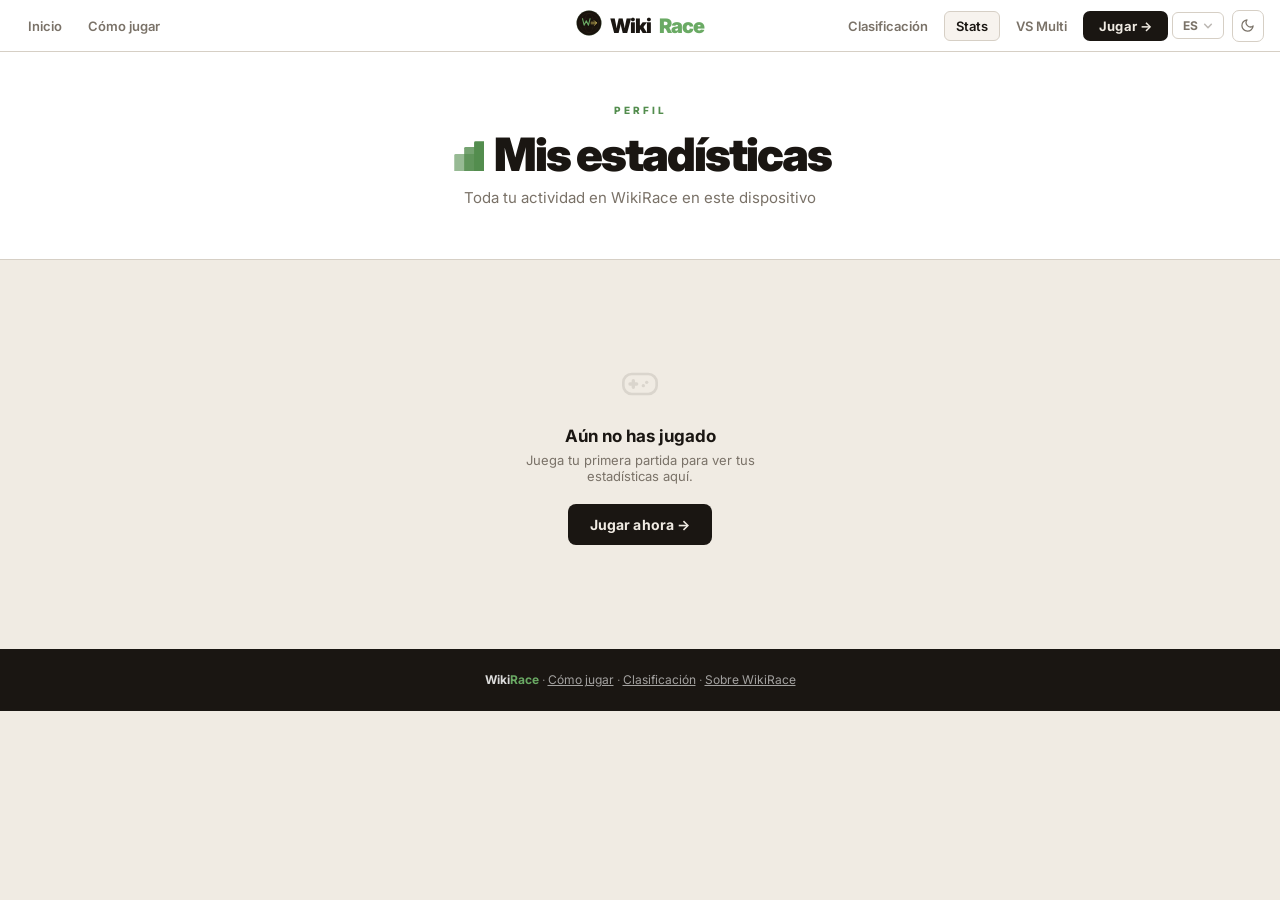
<file: stats.html>
<!DOCTYPE html>
<html lang="es">
<head>
<meta charset="UTF-8">
<meta name="viewport" content="width=device-width,initial-scale=1">
<title>WikiRace — Mis estadísticas</title>
<link rel="stylesheet" href="shared.css">
<style>
body{background:var(--bg)}
.page-hero{background:var(--surface);border-bottom:1px solid var(--border);padding:clamp(32px,6vw,52px) 16px;text-align:center}
.page-eyebrow{font-size:10px;font-weight:800;letter-spacing:3px;text-transform:uppercase;color:var(--green);margin-bottom:10px}
.page-title{font-size:clamp(28px,6vw,46px);font-weight:900;letter-spacing:-2px;color:var(--ink);margin-bottom:6px}
.page-sub{font-size:15px;color:var(--ink3);max-width:400px;margin:0 auto}

/* TOP STATS */
.top-stats{display:grid;grid-template-columns:repeat(2,1fr);gap:1px;background:var(--border);border:1px solid var(--border);border-radius:12px;overflow:hidden;max-width:600px;margin:0 auto 28px}
@media(min-width:520px){.top-stats{grid-template-columns:repeat(4,1fr)}}
.ts{background:var(--surface);padding:18px 14px;text-align:center}
.ts-n{font-size:28px;font-weight:900;letter-spacing:-1px;color:var(--ink);font-variant-numeric:tabular-nums}
.ts-n.g{color:var(--green)}.ts-n.y{color:var(--yellow)}.ts-n.r{color:var(--red)}
.ts-l{font-size:9.5px;font-weight:700;text-transform:uppercase;letter-spacing:1px;color:var(--ink4);margin-top:4px}

/* CHART */
.chart-section{max-width:700px;margin:0 auto 28px}
.chart-card{background:var(--surface);border:1px solid var(--border);border-radius:12px;overflow:hidden}
.chart-header{padding:14px 18px;border-bottom:1px solid var(--surface3);font-size:13px;font-weight:700;color:var(--ink);display:flex;align-items:center;justify-content:space-between}
.chart-sub{font-size:11px;font-weight:500;color:var(--ink4)}
.chart-body{padding:20px 18px 12px;position:relative;height:160px}
.chart-bars{display:flex;align-items:flex-end;gap:4px;height:100%}
.bar-wrap{flex:1;display:flex;flex-direction:column;align-items:center;gap:4px;height:100%}
.bar{width:100%;border-radius:3px 3px 0 0;min-height:4px;transition:height .4s ease;cursor:pointer;position:relative}
.bar:hover::after{content:attr(data-score);position:absolute;top:-24px;left:50%;transform:translateX(-50%);background:var(--ink);color:var(--bg);font-size:9px;font-weight:700;padding:2px 6px;border-radius:3px;white-space:nowrap}
.bar-lbl{font-size:8px;font-weight:600;color:var(--ink4);text-align:center;white-space:nowrap}

/* STREAK */
.streak-section{max-width:700px;margin:0 auto 28px}
.streak-card{background:var(--surface);border:1px solid var(--border);border-radius:12px;padding:20px}
.streak-title{font-size:13px;font-weight:700;color:var(--ink);margin-bottom:14px}
.streak-days{display:flex;gap:6px;flex-wrap:wrap}
.sd{width:32px;height:32px;border-radius:6px;border:1px solid var(--border);display:flex;align-items:center;justify-content:center;font-size:11px;font-weight:700;color:var(--ink4)}
.sd.played{background:var(--green);border-color:var(--green);color:#fff}
.sd.today{background:var(--green2);border-color:var(--green2);color:#fff;box-shadow:0 0 0 2px rgba(106,170,100,.3)}
.sd.missed{background:var(--red-bg);border-color:rgba(192,57,43,.2);color:var(--red)}

/* BEST GAME */
.best-section{max-width:700px;margin:0 auto 28px}
.best-card{background:var(--surface);border:1px solid var(--border);border-radius:12px;overflow:hidden}
.best-header{padding:14px 18px;border-bottom:1px solid var(--surface3);font-size:13px;font-weight:700;color:var(--ink)}
.best-row{display:flex;align-items:center;gap:12px;padding:12px 18px;border-bottom:1px solid var(--surface3)}
.best-row:last-child{border-bottom:none}
.best-rank{font-size:18px;min-width:32px;text-align:center}
.best-info{flex:1;min-width:0}
.best-pair{font-size:13px;font-weight:600;color:var(--ink);white-space:nowrap;overflow:hidden;text-overflow:ellipsis}
.best-meta{font-size:11px;color:var(--ink4);margin-top:2px}
.best-score{font-size:20px;font-weight:900;color:var(--green);font-variant-numeric:tabular-nums}

/* ARTICLES */
.articles-section{max-width:700px;margin:0 auto 28px}
.art-grid{display:grid;grid-template-columns:repeat(2,1fr);gap:8px}
@media(max-width:440px){.art-grid{grid-template-columns:1fr}}
.art-chip{background:var(--surface);border:1px solid var(--border);border-radius:8px;padding:10px 14px;display:flex;align-items:center;justify-content:space-between}
.art-name{font-size:13px;font-weight:600;color:var(--ink);overflow:hidden;text-overflow:ellipsis;white-space:nowrap;flex:1}
.art-count{font-size:11px;font-weight:700;background:var(--green-bg);color:var(--green);padding:2px 8px;border-radius:99px;flex-shrink:0;margin-left:8px}

/* EMPTY */
.empty{text-align:center;padding:48px 20px}
.empty-ico{font-size:40px;margin-bottom:12px;opacity:.3}
.empty-t{font-size:17px;font-weight:700;color:var(--ink);margin-bottom:6px}
.empty-d{font-size:13px;color:var(--ink3);max-width:280px;margin:0 auto 20px}

.sec-h{font-size:11px;font-weight:800;letter-spacing:2px;text-transform:uppercase;color:var(--ink4);margin-bottom:12px}
</style>
</head>
<body>
<nav class="site-nav nav-centered">
  <div class="nav-left">
    <a href="index.html" class="nav-link" data-i18n="nav.home">Inicio</a>
    <a href="howtoplay.html" class="nav-link" data-i18n="nav.howto">C&oacute;mo jugar</a>
    </div>
  <a href="index.html" class="nav-logo">
    <span class="nav-logo-icon" data-size="26"></span>Wiki<em>Race</em>
  </a>
  <div class="nav-right nav-desktop-cta">
    <a href="leaderboard.html" class="nav-link" data-i18n="nav.leaderboard">Clasificaci&oacute;n</a>
    <a href="stats.html" class="nav-link active" data-i18n="nav.stats">Stats</a>
    <a href="multi.html" class="nav-link" data-i18n="nav.multi">VS Multi</a>
    <a href="game.html" class="nav-cta" data-i18n="nav.play">Jugar &#x2192;</a>
    <div class="lang-dd-wrap"><button class="lang-toggle" onclick="toggleLangDD(this)"><span class="lang-toggle-lbl">ES</span><svg width="10" height="10" viewBox="0 0 12 12" fill="none" style="opacity:.5"><path d="M2 4l4 4 4-4" stroke="currentColor" stroke-width="1.8" stroke-linecap="round" stroke-linejoin="round"/></svg></button><div class="lang-dd"><button onclick="setLang('es')" data-lang="es"><span class="lang-dd-code es">ES</span>Espa&ntilde;ol</button><button onclick="setLang('en')" data-lang="en"><span class="lang-dd-code en">EN</span>English</button><button onclick="setLang('eu')" data-lang="eu"><span class="lang-dd-code eu">EU</span>Euskera</button><button onclick="setLang('ca')" data-lang="ca"><span class="lang-dd-code ca">Catal&agrave;</button></div></div>
    <button class="nav-dark-toggle" title="Modo oscuro"></button>
  </div>
  <button class="nav-hamburger" aria-label="Men&uacute;"></button>
</nav>
<div class="nav-overlay"></div>
<div class="nav-drawer">
  <a href="index.html" class="nav-link" data-i18n="nav.home">Inicio</a>
  <a href="howtoplay.html" class="nav-link" data-i18n="nav.howto">Cómo jugar</a>
  <a href="leaderboard.html" class="nav-link" data-i18n="nav.leaderboard">Clasificación</a>
  <a href="stats.html" class="nav-link active" data-i18n="nav.stats">Stats</a>
  <a href="multi.html" class="nav-link" data-i18n="nav.multi">VS Multi</a>
  <a href="about.html" class="nav-link" data-i18n="nav.about">Acerca de</a>
  <a href="game.html" class="nav-cta btn-block" data-i18n="nav.play">Jugar &#x2192;</a>
  <button class="nav-drawer-dm"><span class="dm-label">Modo oscuro</span><span class="dm-icon"></span></button>
  <div style="display:flex;gap:6px;flex-wrap:wrap;padding:10px 0;border-top:1px solid var(--border)"><button onclick="setLang('es')" style="flex:1;padding:8px 4px;border:1px solid var(--border);border-radius:6px;font-family:var(--font);font-size:12px;font-weight:800;cursor:pointer;background:none;color:var(--red)">ES</button><button onclick="setLang('en')" style="flex:1;padding:8px 4px;border:1px solid var(--border);border-radius:6px;font-family:var(--font);font-size:12px;font-weight:800;cursor:pointer;background:none;color:#1d4ed8">EN</button><button onclick="setLang('eu')" style="flex:1;padding:8px 4px;border:1px solid var(--border);border-radius:6px;font-family:var(--font);font-size:12px;font-weight:800;cursor:pointer;background:none;color:var(--green)">EU</button><button onclick="setLang('ca')" style="flex:1;padding:8px 4px;border:1px solid var(--border);border-radius:6px;font-family:var(--font);font-size:12px;font-weight:800;cursor:pointer;background:none;color:var(--yellow)">CA</button></div>
</div>
</div>
<div class="page-hero">
  <div class="page-eyebrow">Perfil</div>
  <h1 class="page-title" style="display:flex;align-items:center;gap:10px;justify-content:center"><span style="display:inline-flex;align-items:center;flex-shrink:0;color:var(--green);"><svg width="34" height="34" viewBox="0 0 24 24" fill="none" xmlns="http://www.w3.org/2000/svg" ><rect x="3" y="12" width="34" height="34" rx="1" fill="currentColor" opacity=".6"/><rect x="10" y="7" width="34" height="34" rx="1" fill="currentColor" opacity=".8"/><rect x="17" y="3" width="34" height="34" rx="1" fill="currentColor"/></svg></span data-i18n="st.title">Mis estadísticas</h1>
  <p class="page-sub"><span data-i18n="st.sub">Toda tu actividad en WikiRace en este dispositivo</span></p>
</div>

<div class="section" id="main-content">
  <div class="container-sm">

    <div id="empty-state" style="display:none">
      <div class="empty">
        <div class="empty-ico"><span style="display:inline-flex;align-items:center;color:var(--ink4);"><svg width="40" height="40" viewBox="0 0 24 24" fill="none"><rect x="2" y="6" width="20" height="12" rx="5" stroke="currentColor" stroke-width="1.6"/><path d="M6 12h4M8 10v4" stroke="currentColor" stroke-width="2" stroke-linecap="round"/><circle cx="16" cy="11" r="1" fill="currentColor"/><circle cx="14" cy="13" r="1" fill="currentColor"/></svg></span></div>
        <div class="empty-t"><span data-i18n="st.empty.title">Aún no has jugado</span></div>
        <div class="empty-d">Juega tu primera partida para ver tus estadísticas aquí.</div>
        <button class="btn btn-primary btn-md" onclick="location.href='game.html'">Jugar ahora →</button>
      </div>
    </div>

    <div id="stats-content">

      <!-- TOP STATS -->
      <div class="top-stats" id="top-stats"></div>

      <!-- SCORE CHART -->
      <div class="chart-section">
        <div class="sec-h">Últimas 20 partidas</div>
        <div class="chart-card">
          <div class="chart-header">
            Evolución de puntuación
            <span class="chart-sub" id="chart-trend"></span>
          </div>
          <div class="chart-body">
            <div class="chart-bars" id="chart-bars"></div>
          </div>
        </div>
      </div>

      <!-- BEST GAMES -->
      <div class="best-section">
        <div class="sec-h">Mejores partidas</div>
        <div class="best-card">
          <div class="best-header">Top 5 puntuaciones</div>
          <div id="best-list"></div>
        </div>
      </div>

      <!-- TOP ARTICLES VISITED -->
      <div class="articles-section">
        <div class="sec-h">Artículos más visitados</div>
        <div class="art-grid" id="art-grid"></div>
      </div>

      <!-- STREAK CALENDAR -->
      <div class="streak-section">
        <div class="sec-h">Actividad — últimas 4 semanas</div>
        <div class="streak-card">
          <div class="streak-title">Días jugados</div>
          <div class="streak-days" id="streak-days"></div>
        </div>
      </div>

    </div>
  </div>
</div>

<footer class="site-footer">
  <strong>Wiki<em style="color:var(--green2);font-style:normal">Race</em></strong> · <a href="howtoplay.html">Cómo jugar</a> · <a href="leaderboard.html">Clasificación</a> · <a href="about.html">Sobre WikiRace</a>
</footer>

<script src="shared.js"></script>
<script>

var scores = getScores();

if(!scores.length){
  document.getElementById('empty-state').style.display='block';
  document.getElementById('stats-content').style.display='none';
} else {
  document.getElementById('empty-state').style.display='none';

  // ── TOP STATS ──
  var totalGames = scores.length;
  var won = scores.filter(function(s){return s.won;}).length;
  var bestScore = Math.max.apply(null, scores.map(function(s){return s.score;}));
  var avgScore = Math.round(scores.reduce(function(a,b){return a+b.score;},0)/scores.length);
  var bestHops = Math.min.apply(null, scores.filter(function(s){return s.won&&s.hops>0;}).map(function(s){return s.hops;})) || '—';
  var days = new Set(scores.map(function(s){return new Date(s.date).toDateString();})).size;

  document.getElementById('top-stats').innerHTML = [
    {n:totalGames,l:'Partidas',cls:'g'},
    {n:won+'/'+totalGames,l:'Victorias',cls:''},
    {n:bestScore,l:'Mejor score',cls:'g'},
    {n:avgScore,l:'Media',cls:''},
  ].map(function(s){
    return '<div class="ts"><div class="ts-n '+s.cls+'">'+s.n+'</div><div class="ts-l">'+s.l+'</div></div>';
  }).join('');

  // ── CHART ──
  var last20 = scores.slice().sort(function(a,b){return new Date(a.date)-new Date(b.date);}).slice(-20);
  var maxS = Math.max.apply(null, last20.map(function(s){return s.score;})) || 1000;
  var barsEl = document.getElementById('chart-bars');
  barsEl.innerHTML = last20.map(function(s,i){
    var pct = Math.max(4, Math.round((s.score/maxS)*100));
    var col = s.score>=700?'#538d4e':s.score>=400?'#b59f3b':'#c0392b';
    var d = new Date(s.date).toLocaleDateString('es',{day:'numeric',month:'short'});
    return '<div class="bar-wrap" style="justify-content:flex-end">'
      +'<div class="bar" style="height:'+pct+'%;background:'+col+'" data-score="'+s.score+' pts — '+d+'"></div>'
      +'</div>';
  }).join('');
  // Trend
  if(last20.length>=4){
    var half=Math.floor(last20.length/2);
    var a1=last20.slice(0,half).reduce(function(a,s){return a+s.score;},0)/half;
    var a2=last20.slice(half).reduce(function(a,s){return a+s.score;},0)/(last20.length-half);
    var trend=document.getElementById('chart-trend');
    if(a2>a1+20){trend.innerHTML='<span style="display:inline-flex;align-items:center;flex-shrink:0;margin-right:4px"><svg width="13" height="13" viewBox="0 0 24 24" fill="none" xmlns="http://www.w3.org/2000/svg" ><path d="M22 7l-8.5 8.5-5-5L2 17" stroke="currentColor" stroke-width="13" stroke-linecap="round" stroke-linejoin="round"/><path d="M16 7h6v6" stroke="currentColor" stroke-width="13" stroke-linecap="round" stroke-linejoin="round"/></svg></span>Mejorando';trend.style.color='#538d4e';}
    else if(a2<a1-20){trend.innerHTML='<span style="display:inline-flex;align-items:center;flex-shrink:0;margin-right:4px"><svg width="13" height="13" viewBox="0 0 24 24" fill="none" xmlns="http://www.w3.org/2000/svg" ><path d="M22 17l-8.5-8.5-5 5L2 7" stroke="currentColor" stroke-width="13" stroke-linecap="round" stroke-linejoin="round"/><path d="M16 17h6v-6" stroke="currentColor" stroke-width="13" stroke-linecap="round" stroke-linejoin="round"/></svg></span>Bajando';trend.style.color='#c0392b';}
    else{trend.textContent='→ Estable';}
  }

  // ── BEST GAMES ──
  var top5 = scores.slice().sort(function(a,b){return b.score-a.score;}).slice(0,5);
  var medals=['<span style="display:inline-flex;align-items:center;flex-shrink:0;"><svg width="20" height="20" viewBox="0 0 24 24" fill="none" xmlns="http://www.w3.org/2000/svg" ><circle cx="12" cy="8" r="6" stroke="#c9b458" stroke-width="20" fill="rgba(201,180,88,.1)"/><path d="M9 14l-2 7 5-3 5 3-2-7" stroke="#c9b458" stroke-width="1.5" stroke-linejoin="round" fill="rgba(201,180,88,.08)"/><path d="M12 5v6M10 7l2-2 2 2" stroke="#c9b458" stroke-width="1.5" stroke-linecap="round" stroke-linejoin="round"/></svg></span>','<span style="display:inline-flex;align-items:center;flex-shrink:0;"><svg width="20" height="20" viewBox="0 0 24 24" fill="none" xmlns="http://www.w3.org/2000/svg" ><circle cx="12" cy="8" r="6" stroke="#9ca3af" stroke-width="20" fill="rgba(156,163,175,.1)"/><path d="M9 14l-2 7 5-3 5 3-2-7" stroke="#9ca3af" stroke-width="1.5" stroke-linejoin="round" fill="rgba(156,163,175,.08)"/><path d="M10.5 6.5c0-1 .7-1.5 1.5-1.5s1.5.5 1.5 1.5c0 .8-.5 1.3-1.5 2H13.5" stroke="#9ca3af" stroke-width="1.5" stroke-linecap="round"/></svg></span>','<span style="display:inline-flex;align-items:center;flex-shrink:0;"><svg width="20" height="20" viewBox="0 0 24 24" fill="none" xmlns="http://www.w3.org/2000/svg" ><circle cx="12" cy="8" r="6" stroke="#b87333" stroke-width="20" fill="rgba(184,115,51,.1)"/><path d="M9 14l-2 7 5-3 5 3-2-7" stroke="#b87333" stroke-width="1.5" stroke-linejoin="round" fill="rgba(184,115,51,.08)"/><path d="M10.5 6c1.5 0 2.5.5 2.5 1.5 0 .7-.5 1.2-1.2 1.3.9.1 1.7.7 1.7 1.7S12.8 12 11 12H10" stroke="#b87333" stroke-width="1.5" stroke-linecap="round"/></svg></span>','4','5'];
  document.getElementById('best-list').innerHTML = top5.map(function(s,i){
    var d = new Date(s.date).toLocaleDateString('es',{day:'numeric',month:'short',year:'numeric'});
    return '<div class="best-row">'
      +'<div class="best-rank">'+medals[i]+'</div>'
      +'<div class="best-info">'
        +'<div class="best-pair">'+s.start+' → '+s.end+'</div>'
        +'<div class="best-meta">'+s.hops+' saltos · '+s.time+' · '+d+(s.daily?' · <span style="display:inline-flex;align-items:center;flex-shrink:0;"><svg width="12" height="12" viewBox="0 0 24 24" fill="none" xmlns="http://www.w3.org/2000/svg" ><rect x="3" y="4" width="12" height="12" rx="2" stroke="currentColor" stroke-width="1.8"/><path d="M16 2v4M8 2v4M3 10h18" stroke="currentColor" stroke-width="1.8" stroke-linecap="round"/><rect x="8" y="14" width="2.5" height="2.5" rx=".5" fill="currentColor" opacity=".7"/><rect x="12.75" y="14" width="2.5" height="2.5" rx=".5" fill="currentColor" opacity=".5"/></svg></span>':'')+'</div>'
      +'</div>'
      +'<div class="best-score">'+s.score+'</div>'
      +'</div>';
  }).join('');

  // ── TOP ARTICLES ──
  var artCount = {};
  scores.forEach(function(s){
    [s.start,s.end].forEach(function(a){
      if(a) artCount[a]=(artCount[a]||0)+1;
    });
  });
  var topArts = Object.keys(artCount).sort(function(a,b){return artCount[b]-artCount[a];}).slice(0,10);
  document.getElementById('art-grid').innerHTML = topArts.map(function(a){
    return '<div class="art-chip"><span class="art-name">'+a+'</span><span class="art-count">×'+artCount[a]+'</span></div>';
  }).join('');

  // ── STREAK CALENDAR ──
  var streakEl = document.getElementById('streak-days');
  var today = new Date(); today.setHours(0,0,0,0);
  var playedDays = new Set(scores.map(function(s){return new Date(s.date).toDateString();}));
  var html = '';
  for(var d=27;d>=0;d--){
    var date = new Date(today);
    date.setDate(today.getDate()-d);
    var ds = date.toDateString();
    var isToday = d===0;
    var played = playedDays.has(ds);
    var cls = isToday?(played?'today':''):(played?'played':'');
    var label = date.getDate()+'';
    html += '<div class="sd '+cls+'">'+label+'</div>';
  }
  streakEl.innerHTML = html;
}
</script>
</body>
</html>
</file>
<file: shared.css>
/* ═══════════════════════════════════════════
   WikiRace — Shared Styles  (Mobile-first)
   v3 — dark mode, normalized nav, SVG arrows
═══════════════════════════════════════════ */
@import url('https://fonts.googleapis.com/css2?family=Inter:ital,wght@0,400;0,500;0,600;0,700;0,800;0,900;1,400&display=swap');

*{box-sizing:border-box;margin:0;padding:0;-webkit-tap-highlight-color:transparent}

/* ── CSS VARIABLES (light + dark) ── */
:root{
  --bg:#f0ebe3;
  --surface:#ffffff;
  --surface2:#f7f3ee;
  --surface3:#ede8e0;
  --border:#d6cfc5;
  --border2:#c4bdb3;
  --ink:#1a1612;
  --ink2:#3d3830;
  --ink3:#7a7268;
  --ink4:#aba49b;
  --green:#538d4e;
  --green2:#6aaa64;
  --green-bg:#edf6ec;
  --yellow:#b59f3b;
  --yellow2:#c9b458;
  --yellow-bg:#f9f5e3;
  --red:#c0392b;
  --red-bg:#fdf0ee;
  --font:'Inter',-apple-system,BlinkMacSystemFont,sans-serif;
  --nav-h:52px;
}
body.dark{
  --bg:#121213;
  --surface:#1a1a1b;
  --surface2:#121213;
  --surface3:#1e1e1f;
  --border:#3a3a3c;
  --border2:#48484a;
  --ink:#ffffff;
  --ink2:#d7dadc;
  --ink3:#818384;
  --ink4:#565758;
  --green:#538d4e;
  --green2:#6aaa64;
  --green-bg:#1a2b1a;
  --yellow:#b59f3b;
  --yellow-bg:#1f1d0e;
  --red:#c0392b;
  --red-bg:#1f0d0d;
}

html{-webkit-text-size-adjust:100%;scroll-behavior:smooth}
body{font-family:var(--font);-webkit-font-smoothing:antialiased;color:var(--ink);background:var(--bg);min-height:100vh;overflow-x:hidden;transition:background .25s,color .25s}
a{color:inherit;text-decoration:none}
button{cursor:pointer;font-family:var(--font)}
img{max-width:100%;height:auto}

/* ── KEYFRAMES ── */
@keyframes fadeUp{from{opacity:0;transform:translateY(10px)}to{opacity:1;transform:translateY(0)}}
@keyframes fadeIn{from{opacity:0}to{opacity:1}}
@keyframes popIn{from{opacity:0;transform:scale(.72)}to{opacity:1;transform:scale(1)}}
@keyframes spin{to{transform:rotate(360deg)}}
@keyframes slideDown{from{opacity:0;transform:translateY(-6px)}to{opacity:1;transform:translateY(0)}}

/* ═══════════════════════════════════════════
   SITE NAV
═══════════════════════════════════════════ */
.site-nav{
  width:100%;background:var(--surface);
  border-bottom:1px solid var(--border);
  display:flex;align-items:center;
  padding:0 16px;height:var(--nav-h);
  position:sticky;top:0;z-index:200;
  transition:background .25s,border-color .25s;
}
.site-nav.nav-centered{justify-content:center}
.site-nav.nav-centered .nav-logo{position:absolute;left:50%;transform:translateX(-50%)}
.site-nav.nav-centered .nav-left{margin-right:auto}
.site-nav.nav-centered .nav-right{margin-left:auto;display:flex;align-items:center;gap:4px}

.nav-logo{
  font-size:20px;font-weight:900;letter-spacing:-1px;
  color:var(--ink);display:flex;align-items:center;gap:8px;
  text-decoration:none;white-space:nowrap;flex-shrink:0;
}
.nav-logo em{color:var(--green2);font-style:normal}

.nav-left,.nav-right{display:flex;align-items:center;gap:2px}
.nav-link{
  padding:6px 11px;border-radius:6px;font-size:13px;font-weight:600;
  color:var(--ink3);transition:all .12s;border:1px solid transparent;white-space:nowrap;
}
.nav-link:hover{background:var(--surface2);color:var(--ink)}
.nav-link.active{color:var(--ink);background:var(--surface2);border-color:var(--border)}

.nav-cta{
  padding:7px 16px;background:var(--ink);color:var(--bg);
  border:none;border-radius:7px;font-size:13px;font-weight:700;
  transition:all .12s;letter-spacing:.1px;white-space:nowrap;
}
.nav-cta:hover{background:var(--ink2)}

/* ── DARK TOGGLE (shared, appears in every nav) ── */
.nav-dark-toggle{
  background:none;border:1px solid var(--border);border-radius:7px;
  width:32px;height:32px;display:flex;align-items:center;justify-content:center;
  font-size:14px;color:var(--ink3);cursor:pointer;
  transition:all .15s;flex-shrink:0;margin-left:4px;
}
.nav-dark-toggle:hover{background:var(--surface2);border-color:var(--border2);color:var(--ink)}

/* ── HAMBURGER (mobile) ── */
.nav-hamburger{
  display:none;background:none;border:none;
  color:var(--ink);line-height:1;padding:6px;border-radius:6px;
}
.nav-hamburger svg{display:block}

/* Mobile drawer */
.nav-drawer{
  position:fixed;top:var(--nav-h);left:0;right:0;bottom:0;
  background:var(--surface);z-index:199;
  display:flex;flex-direction:column;padding:12px;gap:4px;
  transform:translateY(-110%);transition:transform .25s cubic-bezier(.16,1,.3,1);
  border-top:1px solid var(--border);overflow-y:auto;
}
.nav-drawer.open{transform:translateY(0)}
.nav-drawer .nav-link{font-size:16px;padding:13px 14px;border-radius:8px;border:none}
.nav-drawer .nav-cta{margin-top:8px;padding:14px;font-size:15px;border-radius:8px;text-align:center}
.nav-drawer-dm{
  display:flex;align-items:center;justify-content:space-between;
  padding:12px 14px;border-radius:8px;
  font-size:15px;font-weight:600;color:var(--ink2);
  cursor:pointer;background:none;border:none;width:100%;font-family:var(--font);
  margin-top:4px;border-top:1px solid var(--border);
}
.nav-overlay{position:fixed;inset:0;top:var(--nav-h);background:rgba(0,0,0,.4);z-index:198;display:none}
.nav-overlay.show{display:block}

@media(max-width:700px){
  .nav-left,.nav-right .nav-link,.nav-desktop-cta{display:none!important}
  .nav-hamburger{display:block}
  .site-nav.nav-centered .nav-logo{position:static;transform:none;left:auto}
  .site-nav.nav-centered{justify-content:space-between}
  /* Keep dark toggle visible on mobile */
  .nav-right{display:flex!important;align-items:center;gap:4px}
  .nav-right .nav-dark-toggle{display:flex!important}
}

/* ═══════════════════════════════════════════
   SHARED PAIR DISPLAY  (horizontal: A → B)
═══════════════════════════════════════════ */
.pair-display{
  display:inline-flex;align-items:center;gap:10px;
  font-size:15px;font-weight:700;
}
.pair-from{color:var(--green2)}
.pair-to{color:var(--red)}
.pair-arrow{
  display:flex;align-items:center;justify-content:center;
  color:var(--ink4);flex-shrink:0;
}
/* SVG arrow inline */
.arrow-svg{display:block}

/* ── EXAMPLE CARDS (horizontal layout) ── */
.ex-card-h{
  background:var(--bg);border:1px solid var(--border);border-radius:8px;
  padding:14px 16px;cursor:pointer;transition:all .12s;
  border-left:3px solid var(--border);
  display:flex;align-items:center;gap:10px;flex-wrap:wrap;
  -webkit-tap-highlight-color:transparent;touch-action:manipulation;
}
.ex-card-h:hover,.ex-card-h:active{border-left-color:var(--green2);background:var(--green-bg)}
.ex-from-h{font-size:13px;font-weight:700;color:var(--green);white-space:nowrap;overflow:hidden;text-overflow:ellipsis;max-width:120px}
.ex-to-h{font-size:13px;font-weight:700;color:var(--red);white-space:nowrap;overflow:hidden;text-overflow:ellipsis;max-width:120px}
.ex-arr-h{flex-shrink:0;color:var(--ink4)}
.ex-badge-h{margin-left:auto;flex-shrink:0}

/* ═══════════════════════════════════════════
   BUTTONS
═══════════════════════════════════════════ */
.btn{display:inline-flex;align-items:center;justify-content:center;gap:7px;border:none;border-radius:8px;font-family:var(--font);font-weight:700;cursor:pointer;transition:all .14s;text-decoration:none;letter-spacing:.1px;-webkit-appearance:none}
.btn-primary{background:var(--ink);color:var(--bg)}
.btn-primary:hover{background:var(--ink2);transform:translateY(-1px)}
.btn-primary:active{transform:scale(.98)}
.btn-green{background:var(--green);color:#fff}
.btn-green:hover{background:var(--green2)}
.btn-outline{background:transparent;color:var(--ink);border:1.5px solid var(--border2)}
.btn-outline:hover{border-color:var(--ink3);background:var(--surface)}
.btn-sm{padding:8px 16px;font-size:13px;border-radius:6px}
.btn-md{padding:12px 22px;font-size:14px}
.btn-lg{padding:14px 28px;font-size:15px;border-radius:10px}
.btn-xl{padding:16px 36px;font-size:17px;border-radius:12px}
.btn-block{width:100%;justify-content:center}
@media(max-width:480px){.btn-xl{padding:14px 24px;font-size:15px}}

/* ── CARDS ── */
.card{background:var(--surface);border:1px solid var(--border);border-radius:12px;overflow:hidden;transition:background .25s,border-color .25s}
.card-pad{padding:20px}
@media(max-width:480px){.card-pad{padding:16px}}

/* ── LAYOUT ── */
.section{padding:56px 20px}
.section-sm{padding:36px 20px}
.container{max-width:960px;margin:0 auto;width:100%}
.container-sm{max-width:640px;margin:0 auto;width:100%}
.container-md{max-width:780px;margin:0 auto;width:100%}
@media(max-width:480px){.section{padding:40px 16px}.section-sm{padding:28px 16px}}

/* ── TYPOGRAPHY ── */
.sec-label{font-size:10px;font-weight:800;letter-spacing:3px;text-transform:uppercase;color:var(--green);margin-bottom:10px;text-align:center}
.sec-title{font-size:clamp(26px,5vw,40px);font-weight:900;letter-spacing:-1.5px;text-align:center;margin-bottom:10px;color:var(--ink)}
.sec-desc{font-size:15px;color:var(--ink3);text-align:center;max-width:440px;margin:0 auto 40px;line-height:1.6}
@media(max-width:480px){.sec-title{letter-spacing:-1px}.sec-desc{font-size:14px;margin-bottom:28px}}

/* ── BADGES ── */
.badge{display:inline-flex;align-items:center;gap:4px;padding:3px 9px;border-radius:3px;font-size:11px;font-weight:700;letter-spacing:.5px;text-transform:uppercase}
.badge-green{background:var(--green-bg);color:var(--green);border:1px solid rgba(83,141,78,.2)}
.badge-yellow{background:var(--yellow-bg);color:var(--yellow);border:1px solid rgba(181,159,59,.2)}
.badge-red{background:var(--red-bg);color:var(--red);border:1px solid rgba(192,57,43,.15)}

/* ── FOOTER ── */
.site-footer{background:var(--ink);color:rgba(255,255,255,.45);text-align:center;padding:20px 16px;font-size:12px;line-height:1.8}
.site-footer strong{color:rgba(255,255,255,.85)}
.site-footer a{color:rgba(255,255,255,.6);text-decoration:underline}

/* ── LANGUAGE DROPDOWN (shared nav) ── */
.lang-toggle{
  display:inline-flex;align-items:center;gap:5px;
  padding:5px 10px;background:transparent;
  border:1px solid var(--border);border-radius:6px;
  color:var(--ink3);font-size:12px;font-weight:700;
  cursor:pointer;font-family:var(--font);transition:all .12s;
  position:relative;
}
.lang-toggle:hover{border-color:var(--border2);color:var(--ink);background:var(--surface2)}
.lang-toggle-lbl{font-size:12px;font-weight:700}
.lang-toggle-caret{opacity:.5;font-size:9px}

.lang-dd-wrap{position:relative;display:inline-flex}
.lang-dd{
  position:absolute;top:calc(100% + 6px);right:0;
  background:var(--surface);border:1px solid var(--border);border-radius:8px;
  min-width:140px;overflow:hidden;z-index:500;display:none;
  box-shadow:0 8px 24px rgba(0,0,0,.1);animation:slideDown .14s ease;
}
.lang-dd.open{display:block}
.lang-dd button{
  display:flex;width:100%;padding:10px 14px;gap:10px;align-items:center;
  font-size:13px;font-weight:600;background:none;border:none;
  border-bottom:1px solid var(--surface3);color:var(--ink2);
  cursor:pointer;font-family:var(--font);transition:background .1s;
}
.lang-dd button:last-child{border-bottom:none}
.lang-dd button:hover{background:var(--green-bg);color:var(--ink)}
.lang-dd button.lang-active{font-weight:800;color:var(--green)}
.lang-dd-code{font-size:10px;font-weight:900;width:20px;text-align:center;flex-shrink:0}
.lang-dd-code.es{color:var(--red)}.lang-dd-code.en{color:#1d4ed8}
.lang-dd-code.eu{color:var(--green)}.lang-dd-code.ca{color:var(--yellow)}
</file>
